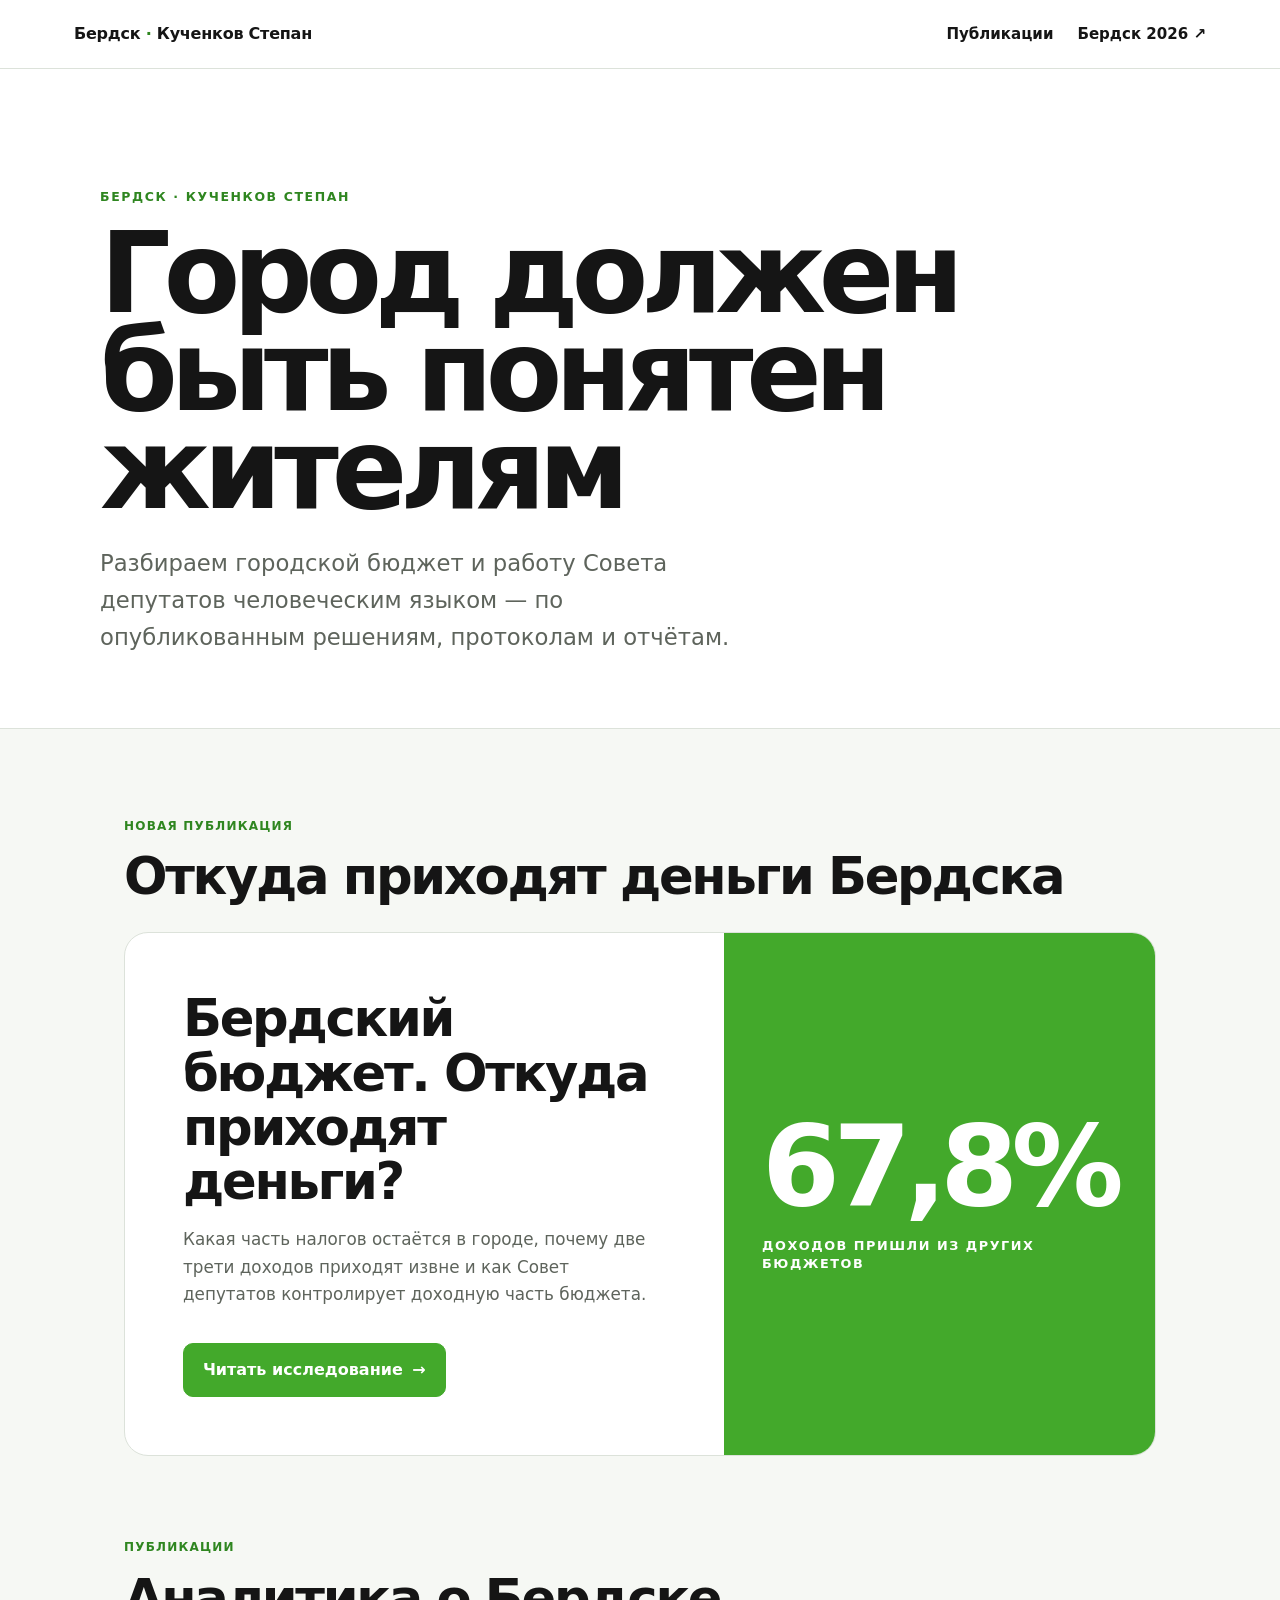
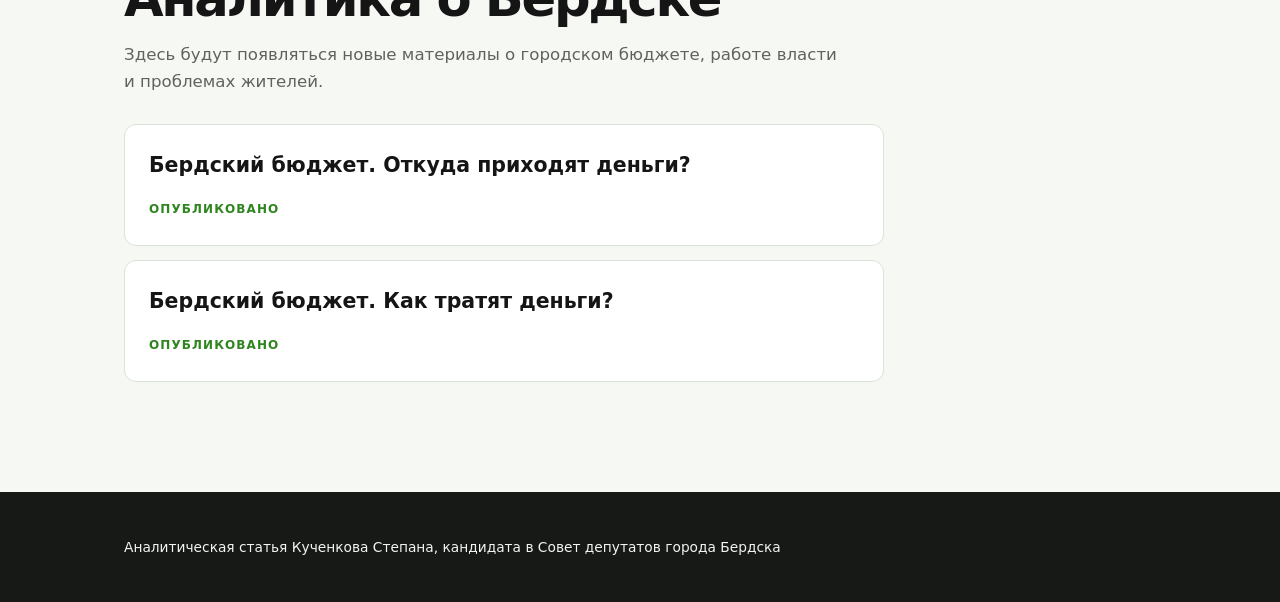
<file: index.html>
<!doctype html>
<html lang="ru">
<head>
  <meta charset="utf-8">
  <meta name="viewport" content="width=device-width,initial-scale=1">
  <title>Бердск — Кученков Степан</title>
  <meta name="description" content="Аналитические статьи Степана Кученкова о бюджете, власти и правах жителей Бердска.">
  <meta name="color-scheme" content="light dark">
  <meta name="theme-color" content="#ffffff" media="(prefers-color-scheme: light)">
  <meta name="theme-color" content="#111311" media="(prefers-color-scheme: dark)">
  <link rel="icon" href="./assets/favicon.svg" type="image/svg+xml">
  <link rel="stylesheet" href="./assets/site.css?v=20260829-1">
</head>
<body>
  <a class="skip-link" href="#content">К содержанию</a>
  <header class="site-header">
    <div class="header-inner">
      <a class="brand" href="./">Бердск <span>·</span> Кученков Степан</a>
      <button class="nav-toggle" data-nav-toggle aria-expanded="false" aria-label="Открыть меню">Меню</button>
      <nav class="site-nav" data-site-nav aria-label="Основная навигация">
        <a href="#series">Публикации</a>
        <a href="https://berdsk2026.ru/">Бердск 2026 <span aria-hidden="true">↗</span></a>
      </nav>
    </div>
  </header>

  <main id="content">
    <section class="home-hero">
      <div class="home-hero-inner">
        <p class="eyebrow">Бердск · Кученков Степан</p>
        <h1>Город должен быть понятен жителям</h1>
        <p class="lede">Разбираем городской бюджет и работу Совета депутатов человеческим языком — по опубликованным решениям, протоколам и отчётам.</p>
      </div>
    </section>

    <div class="home-main">
      <p class="section-kicker">Новая публикация</p>
      <h2>Откуда приходят деньги Бердска</h2>
      <article class="featured-card">
        <div class="featured-copy">
          <h3>Бердский бюджет. Откуда приходят деньги?</h3>
          <p>Какая часть налогов остаётся в городе, почему две трети доходов приходят извне и как Совет депутатов контролирует доходную часть бюджета.</p>
          <a class="button" href="./articles/budget-revenues/">Читать исследование <span aria-hidden="true">→</span></a>
        </div>
        <div class="featured-viz" aria-label="Доля внешних поступлений в доходах Бердска — 67,8 процента">
          <div class="big-number">67,8%<small>доходов пришли из других бюджетов</small></div>
        </div>
      </article>

      <section class="series" id="series">
        <p class="section-kicker">Публикации</p>
        <h2>Аналитика о Бердске</h2>
        <p class="series-note">Здесь будут появляться новые материалы о городском бюджете, работе власти и проблемах жителей.</p>
        <div class="series-grid">
          <a class="series-card series-card-link" href="./articles/budget-revenues/"><strong>Бердский бюджет. Откуда приходят деньги?</strong><span class="status published">Опубликовано</span></a>
          <a class="series-card series-card-link" href="./articles/budget-spendings/"><strong>Бердский бюджет. Как тратят деньги?</strong><span class="status published">Опубликовано</span></a>
        </div>
      </section>
    </div>
  </main>

  <footer class="site-footer"><div class="footer-inner"><p>Аналитическая статья Кученкова Степана, кандидата в Совет депутатов города Бердска</p></div></footer>
  <script src="./assets/site.js?v=20260829-1" defer></script>
</body>
</html>
</file>
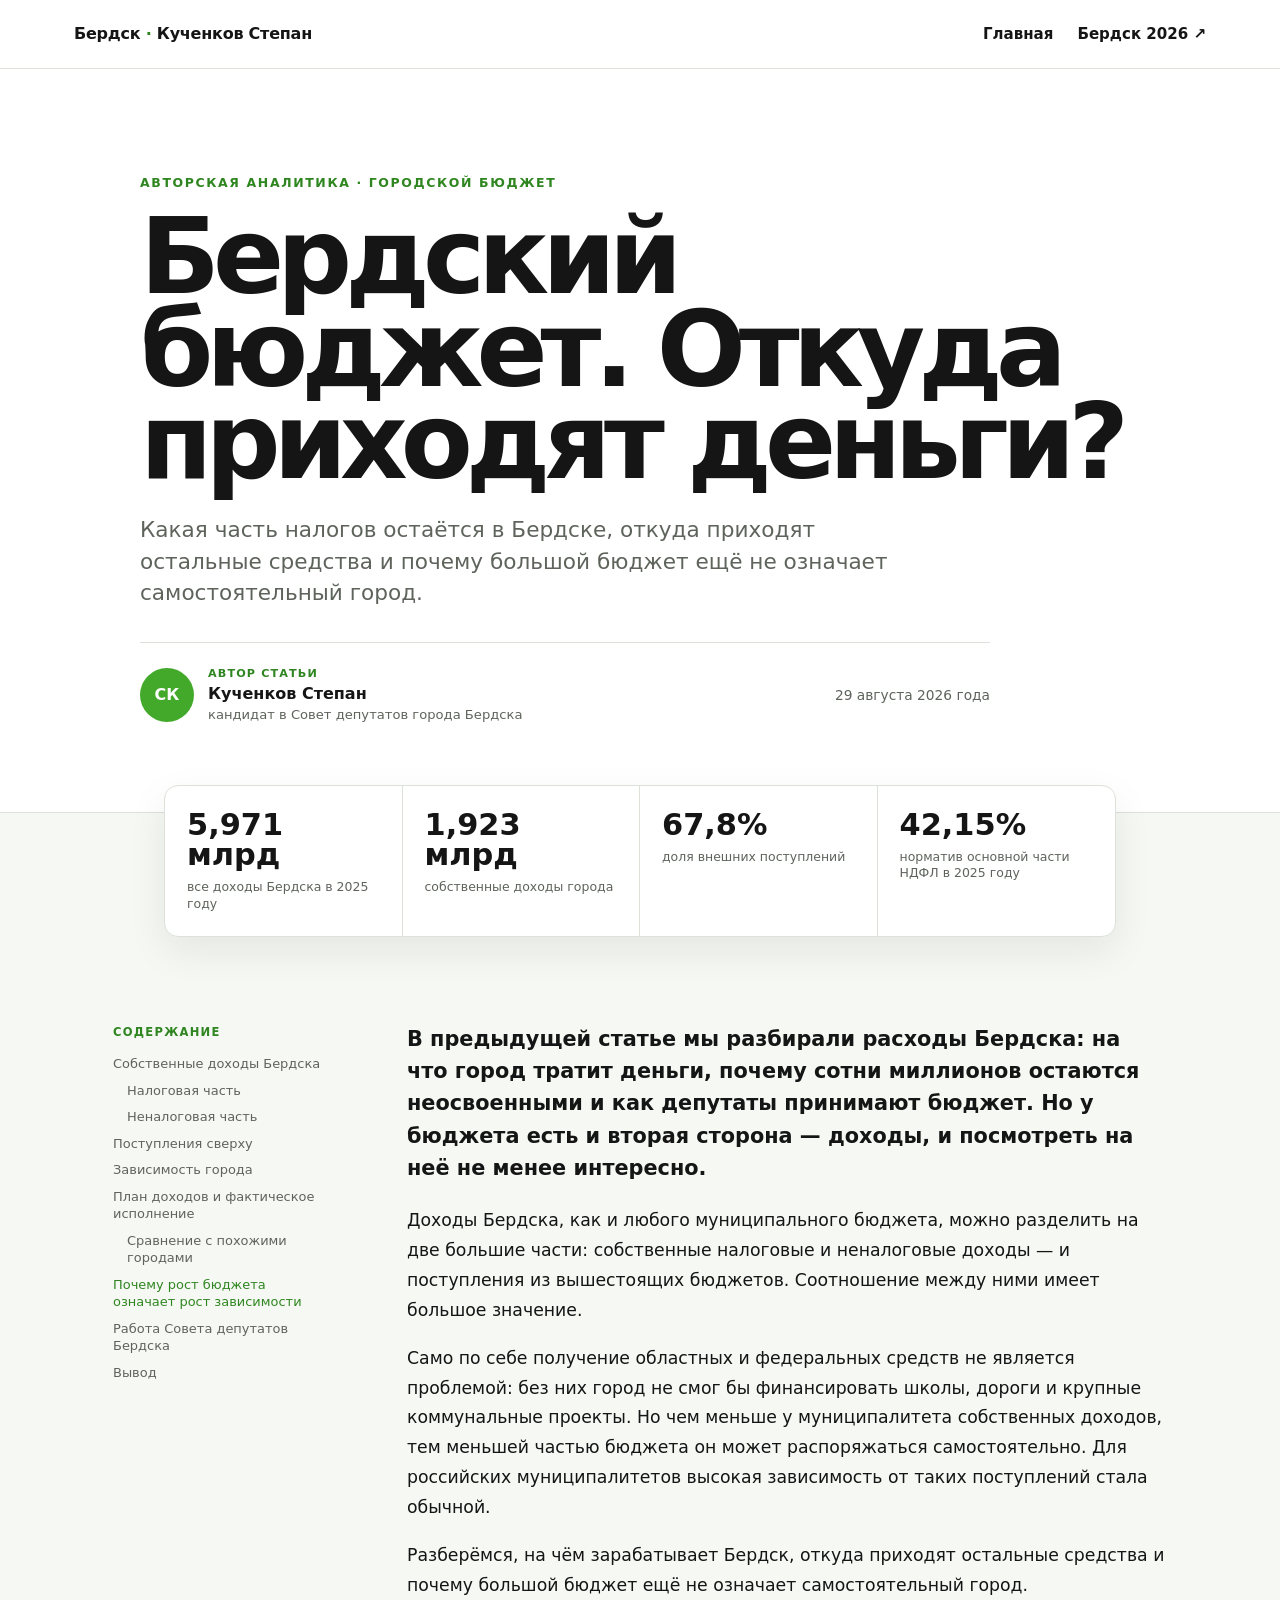
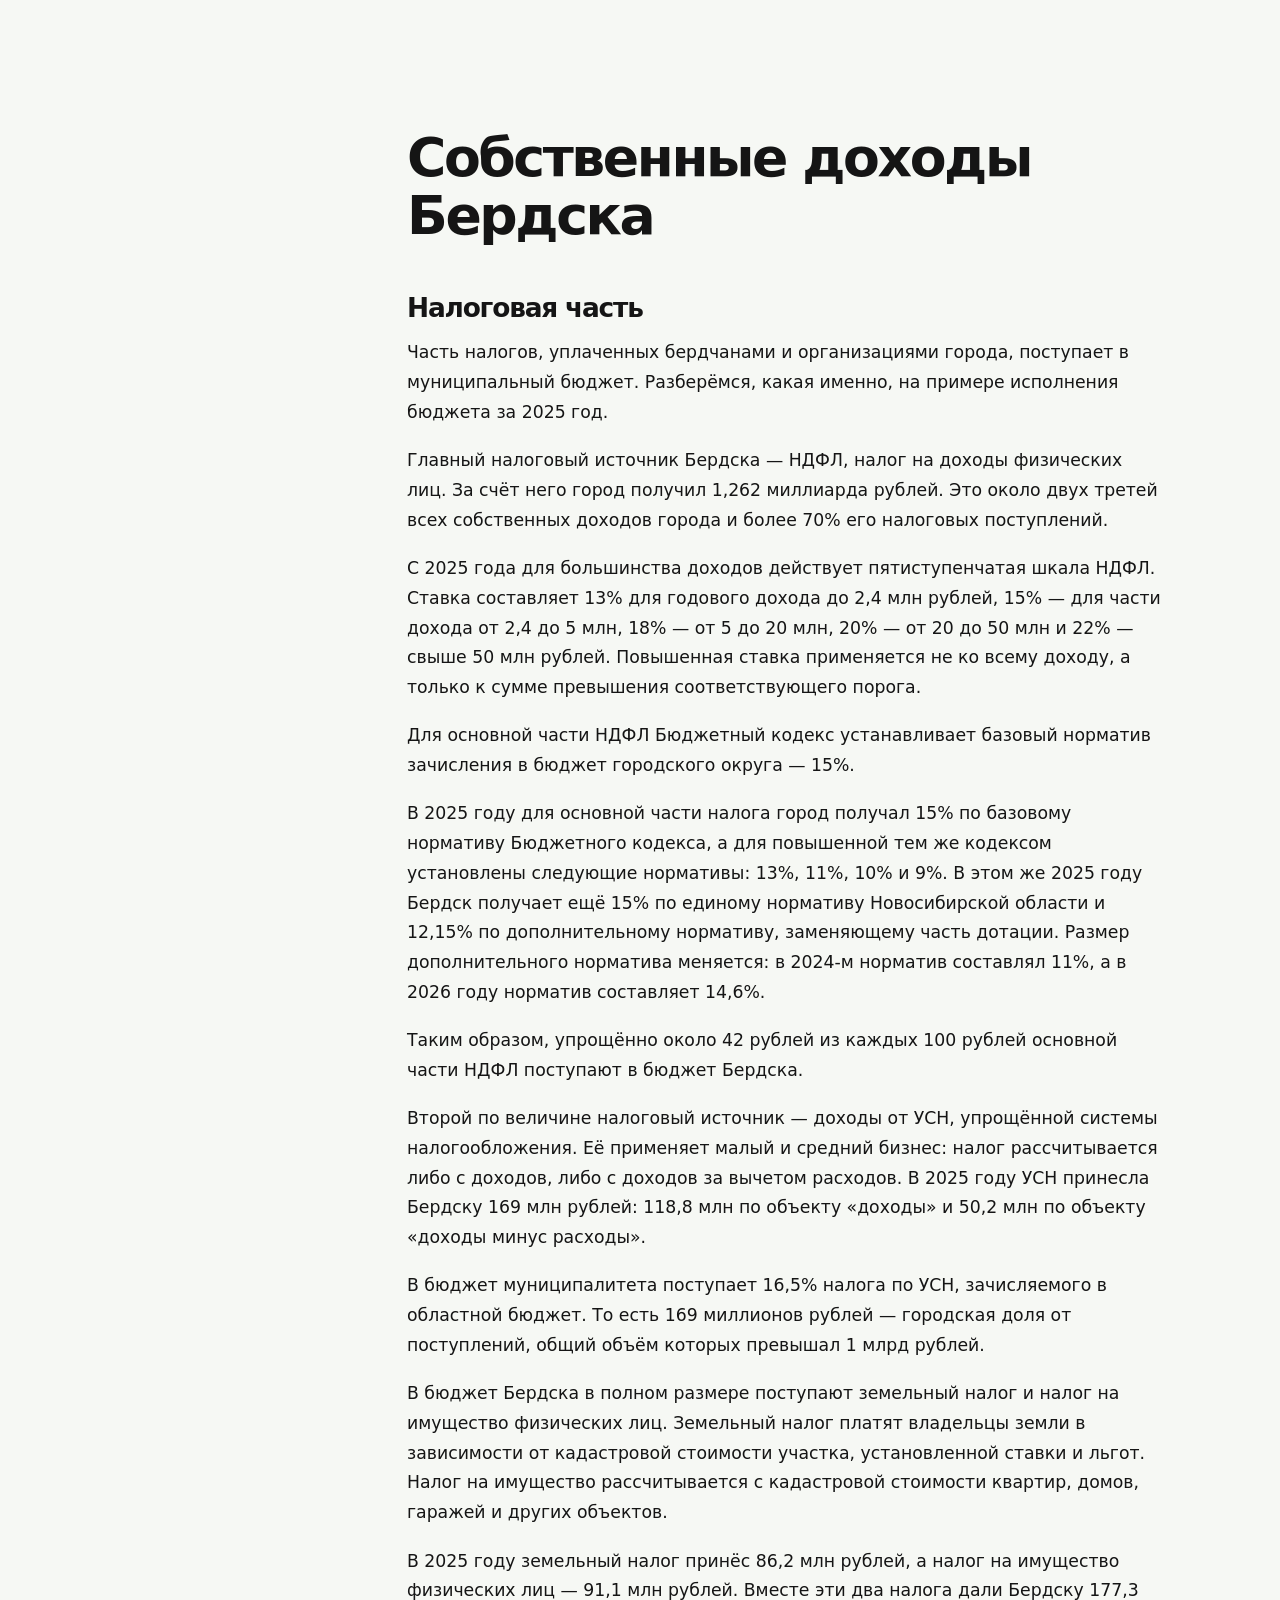
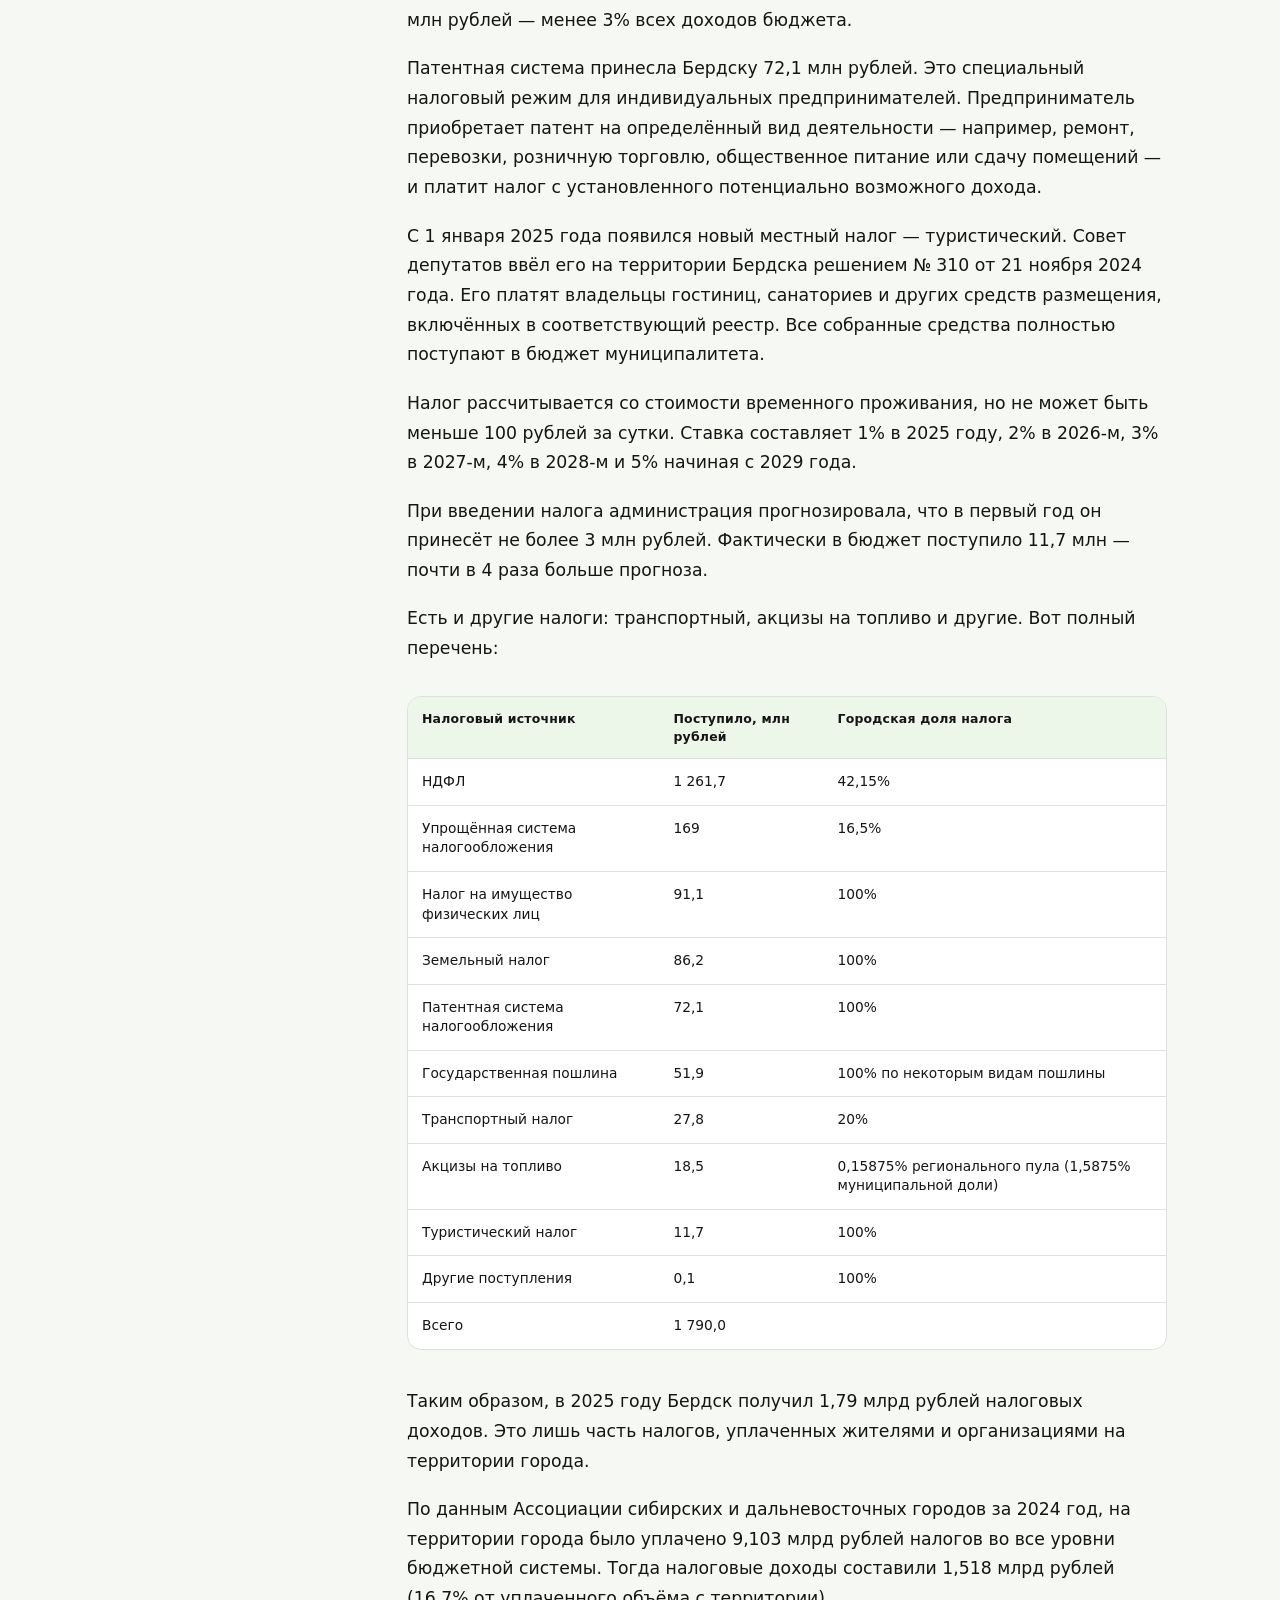
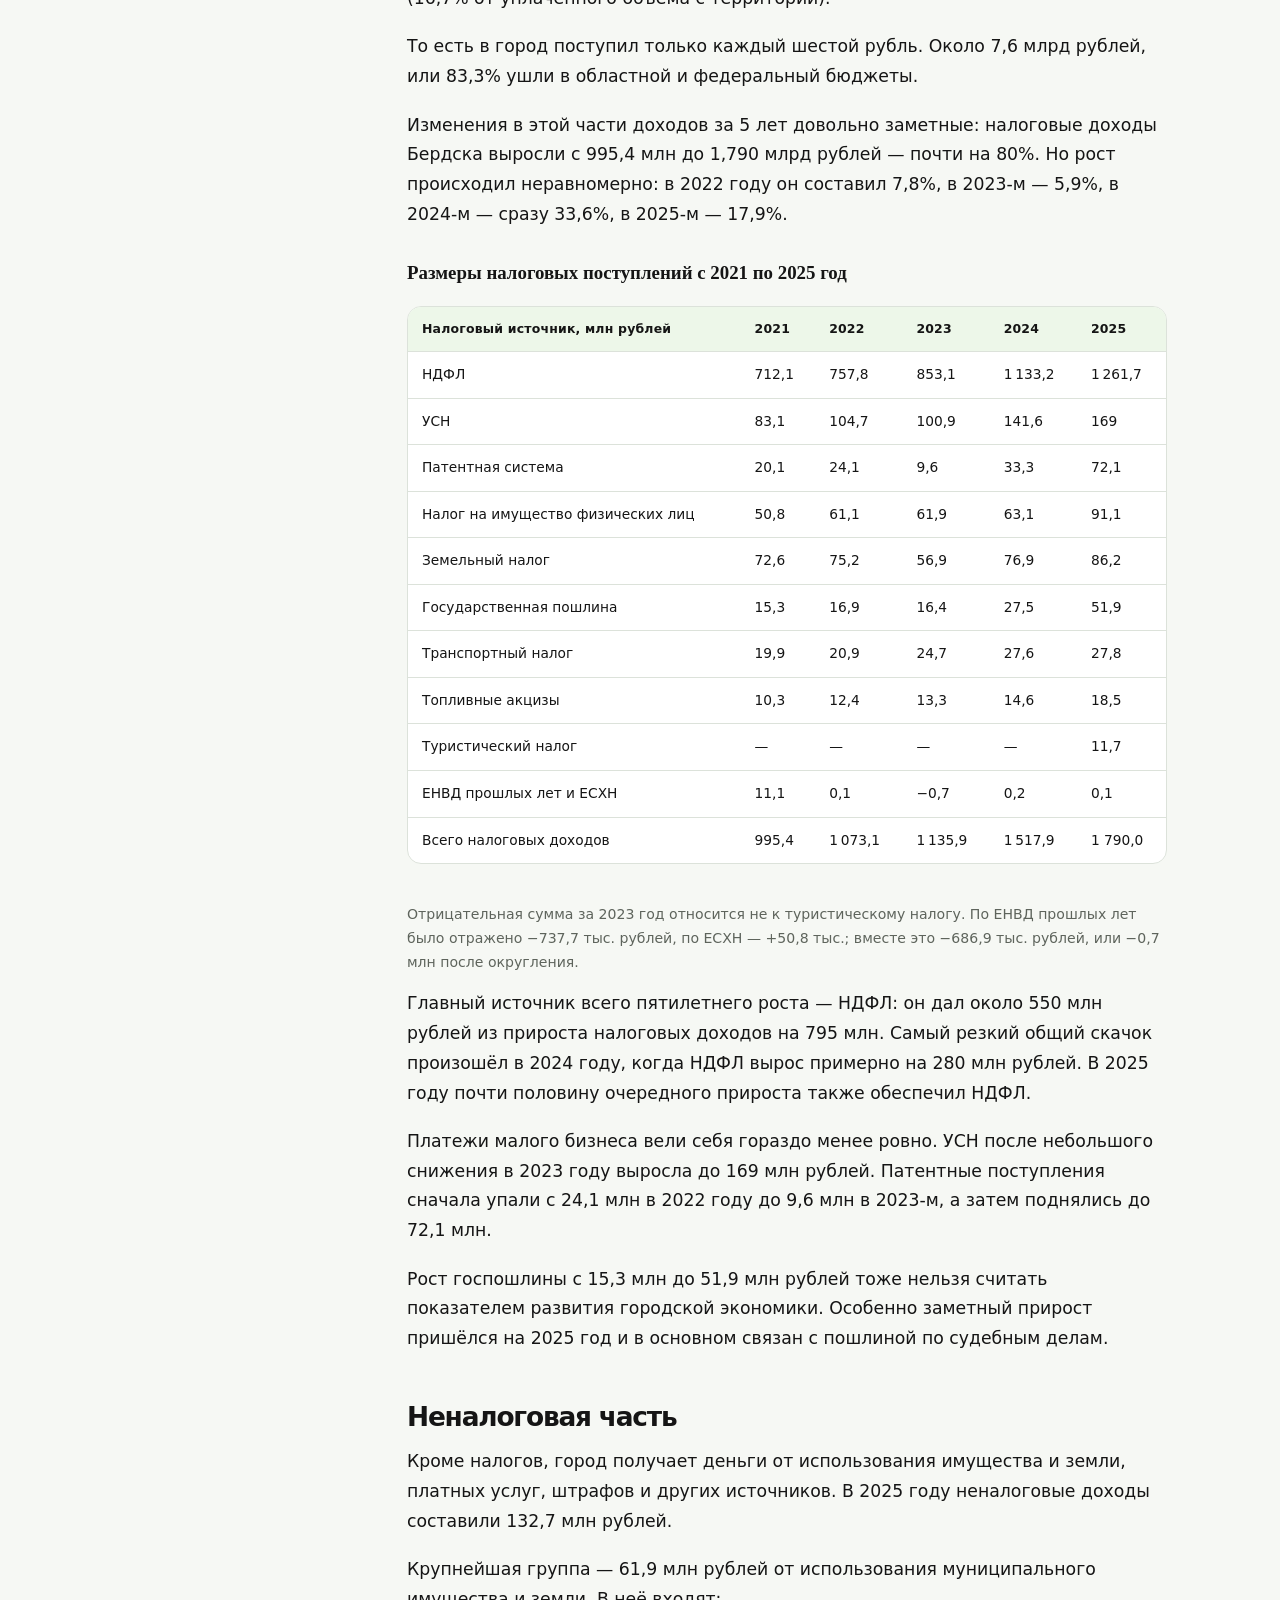
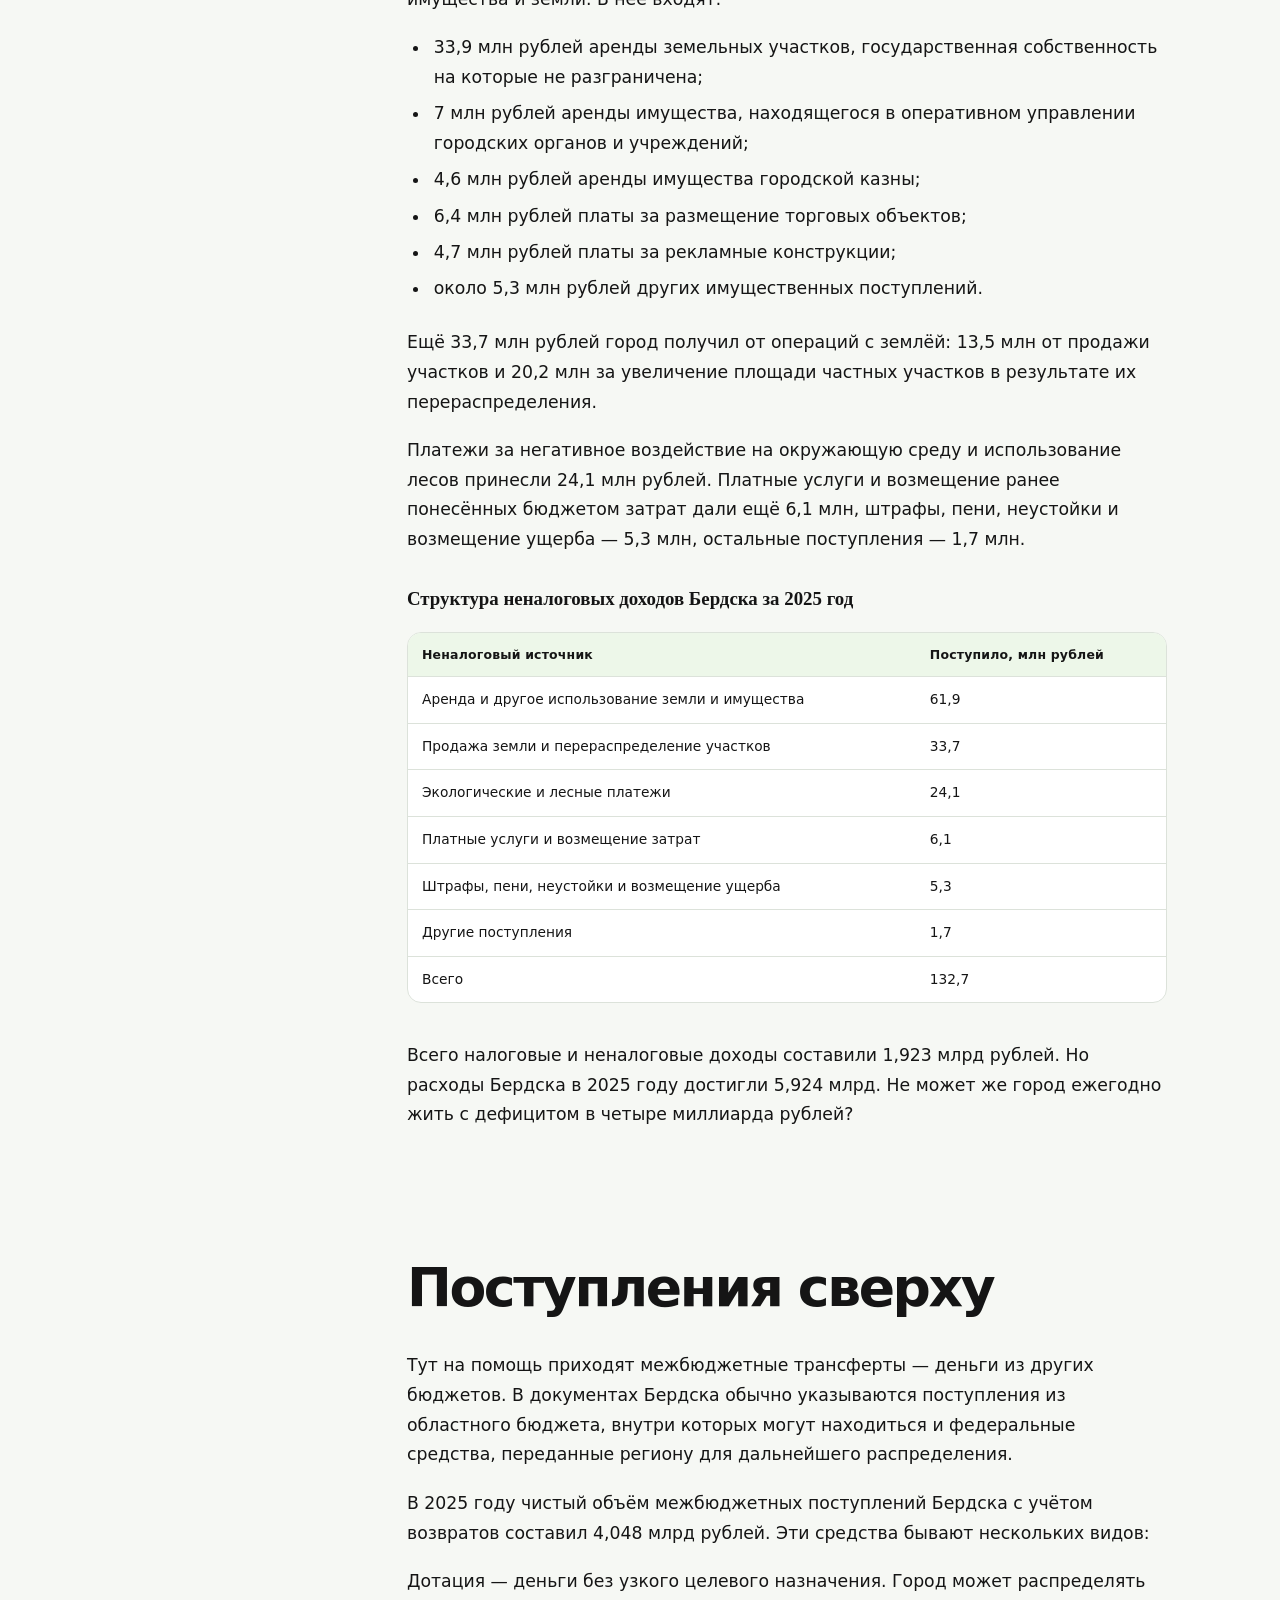
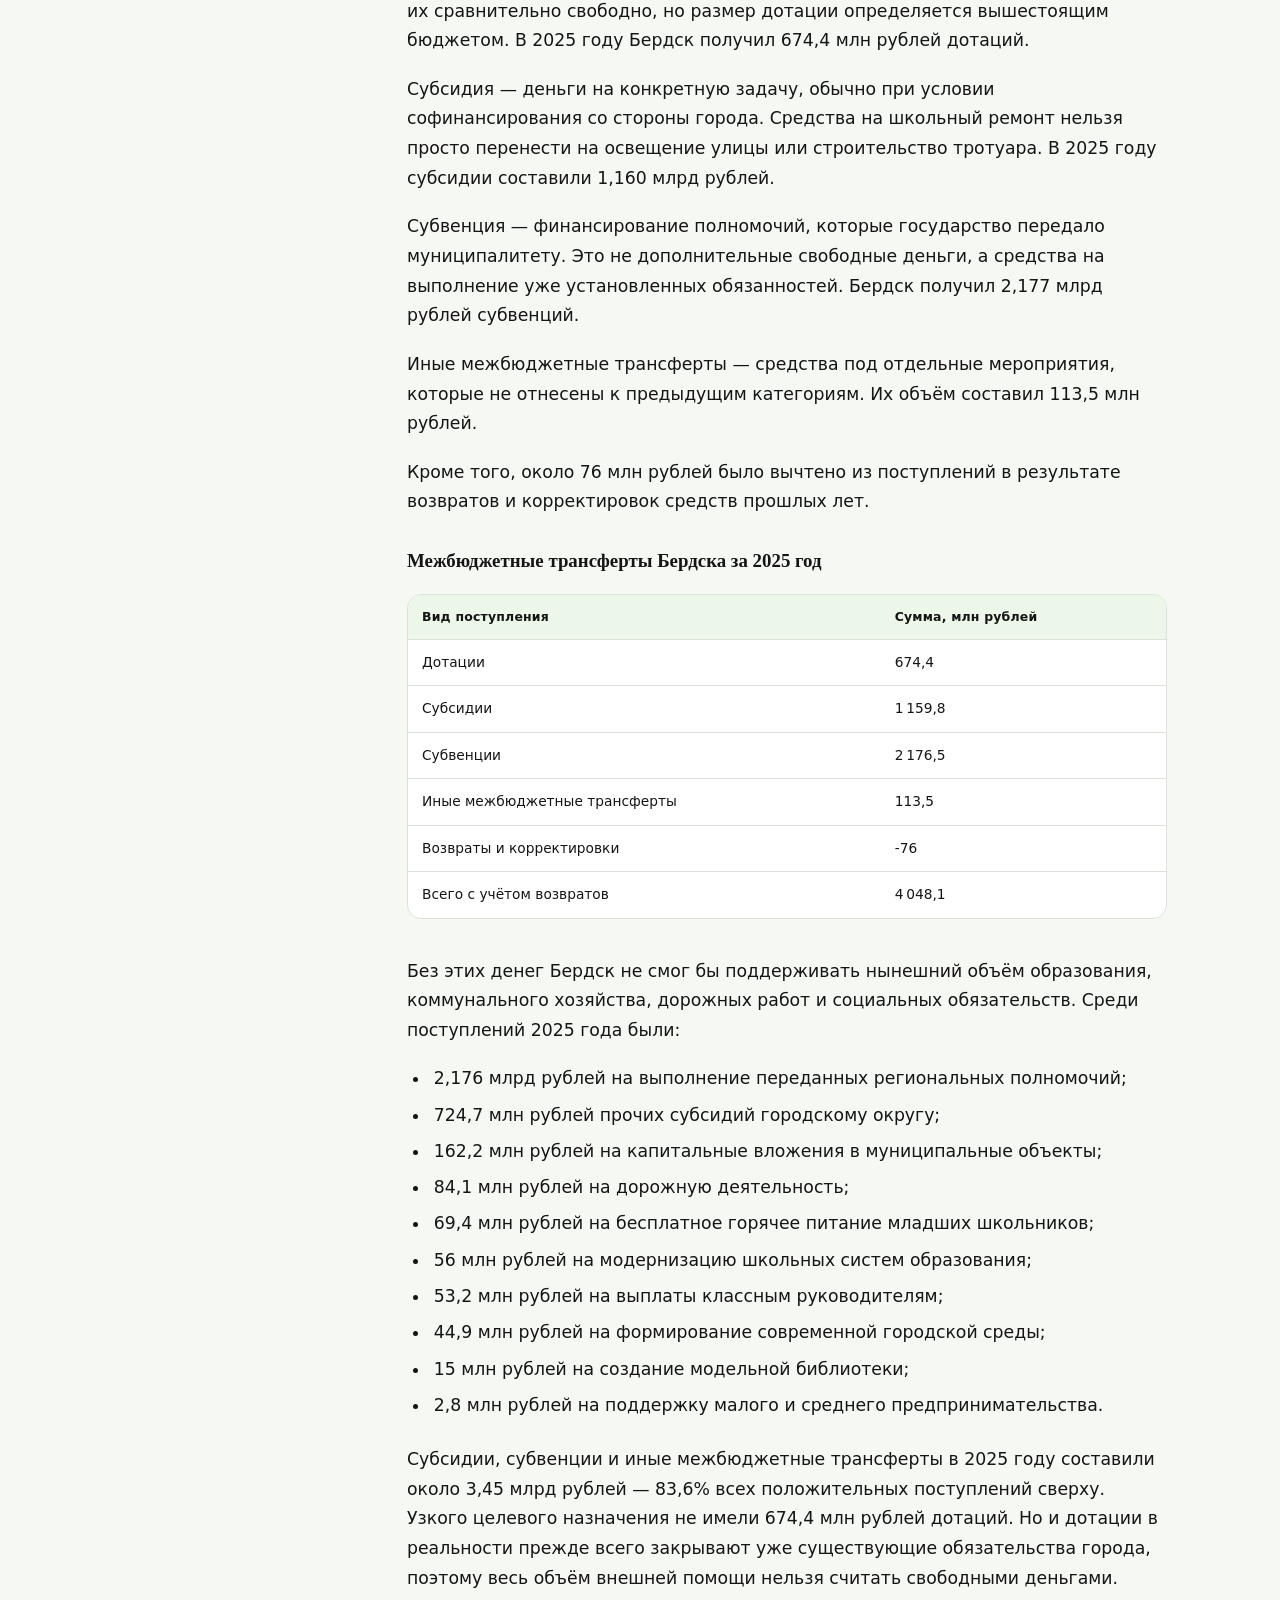
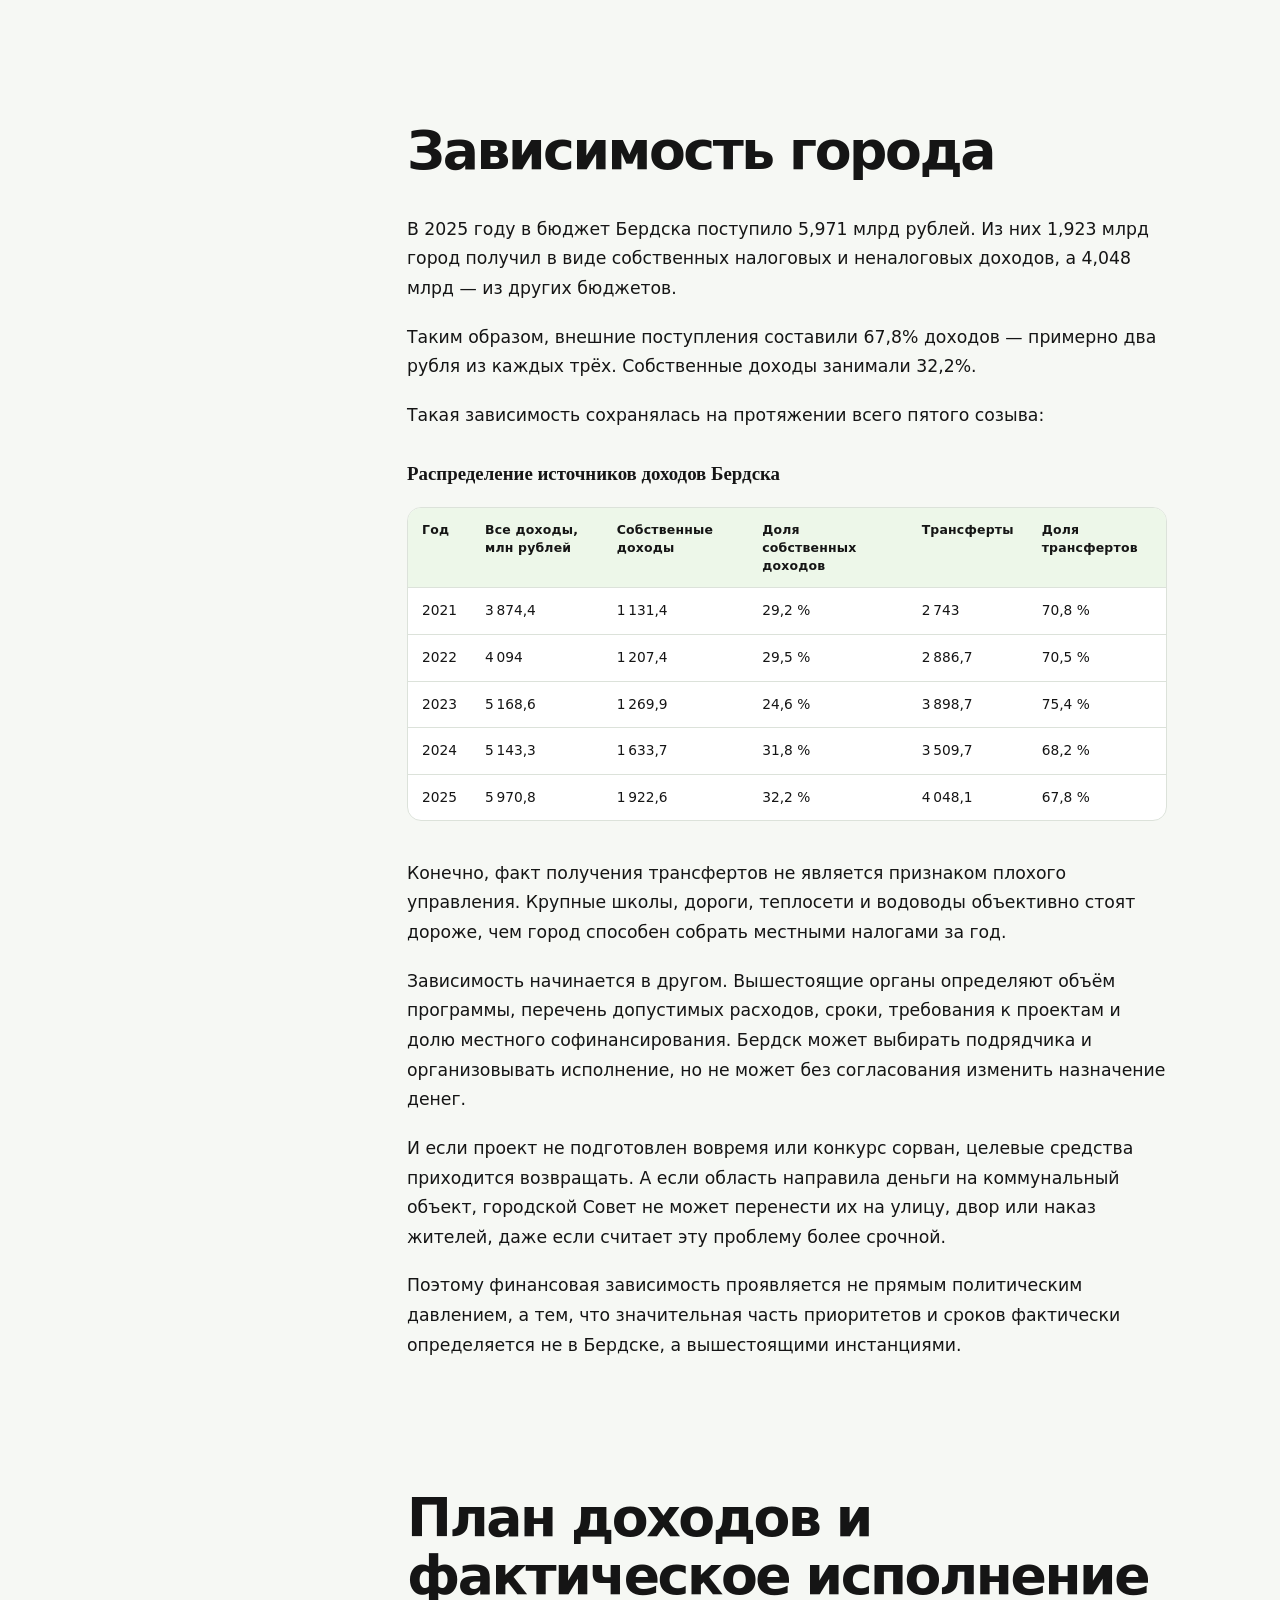
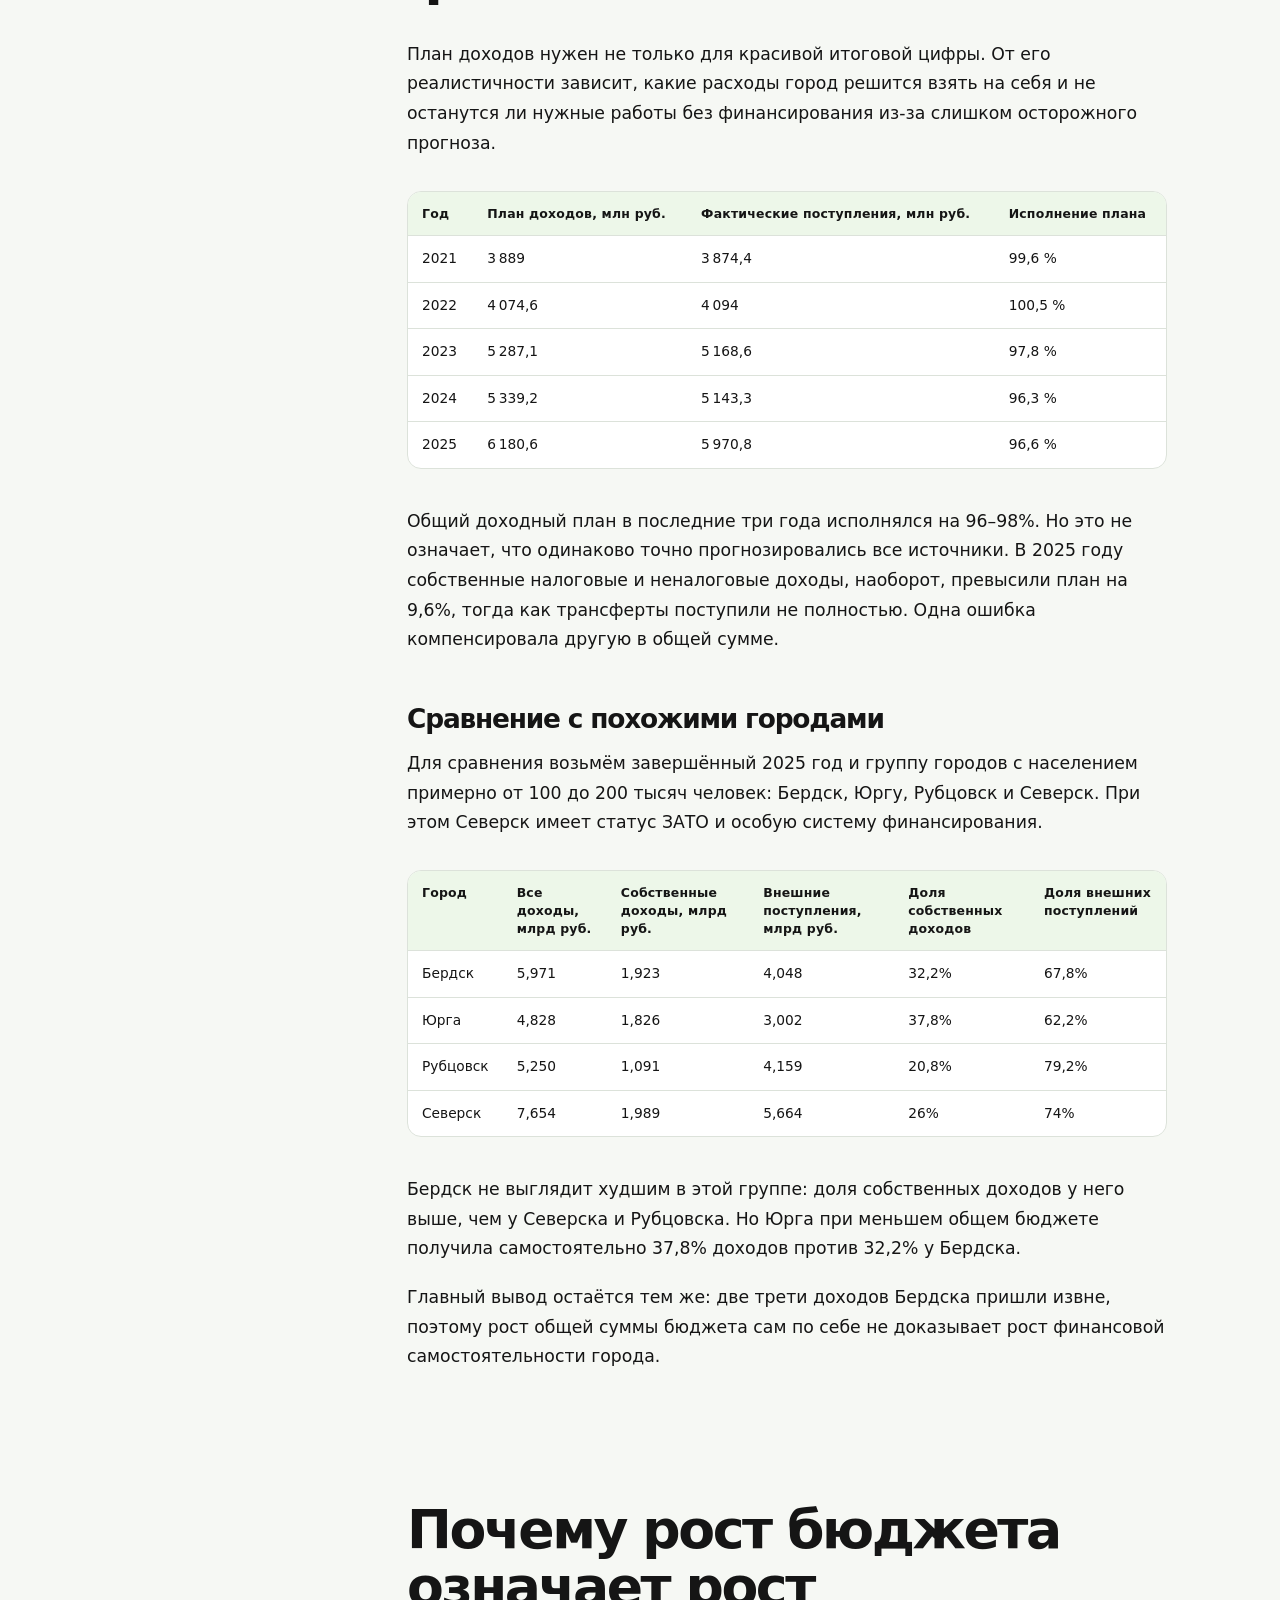
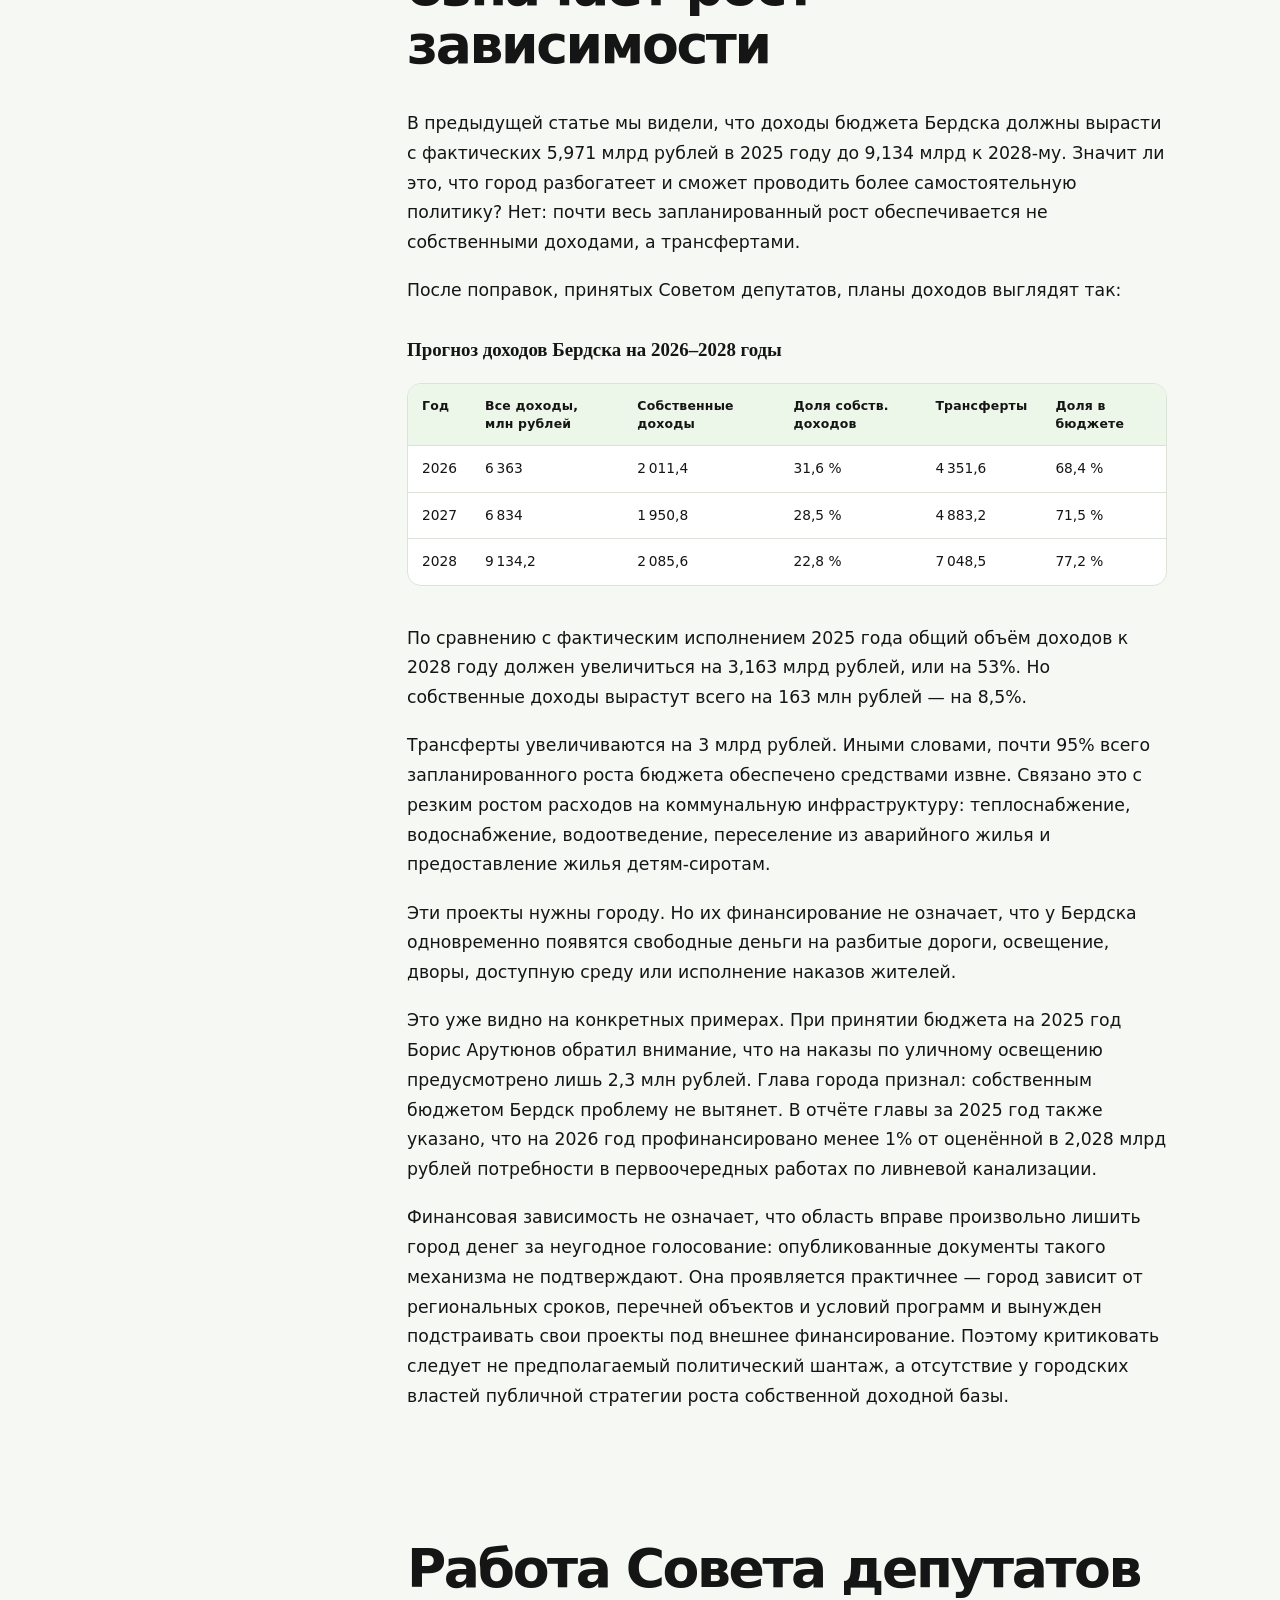
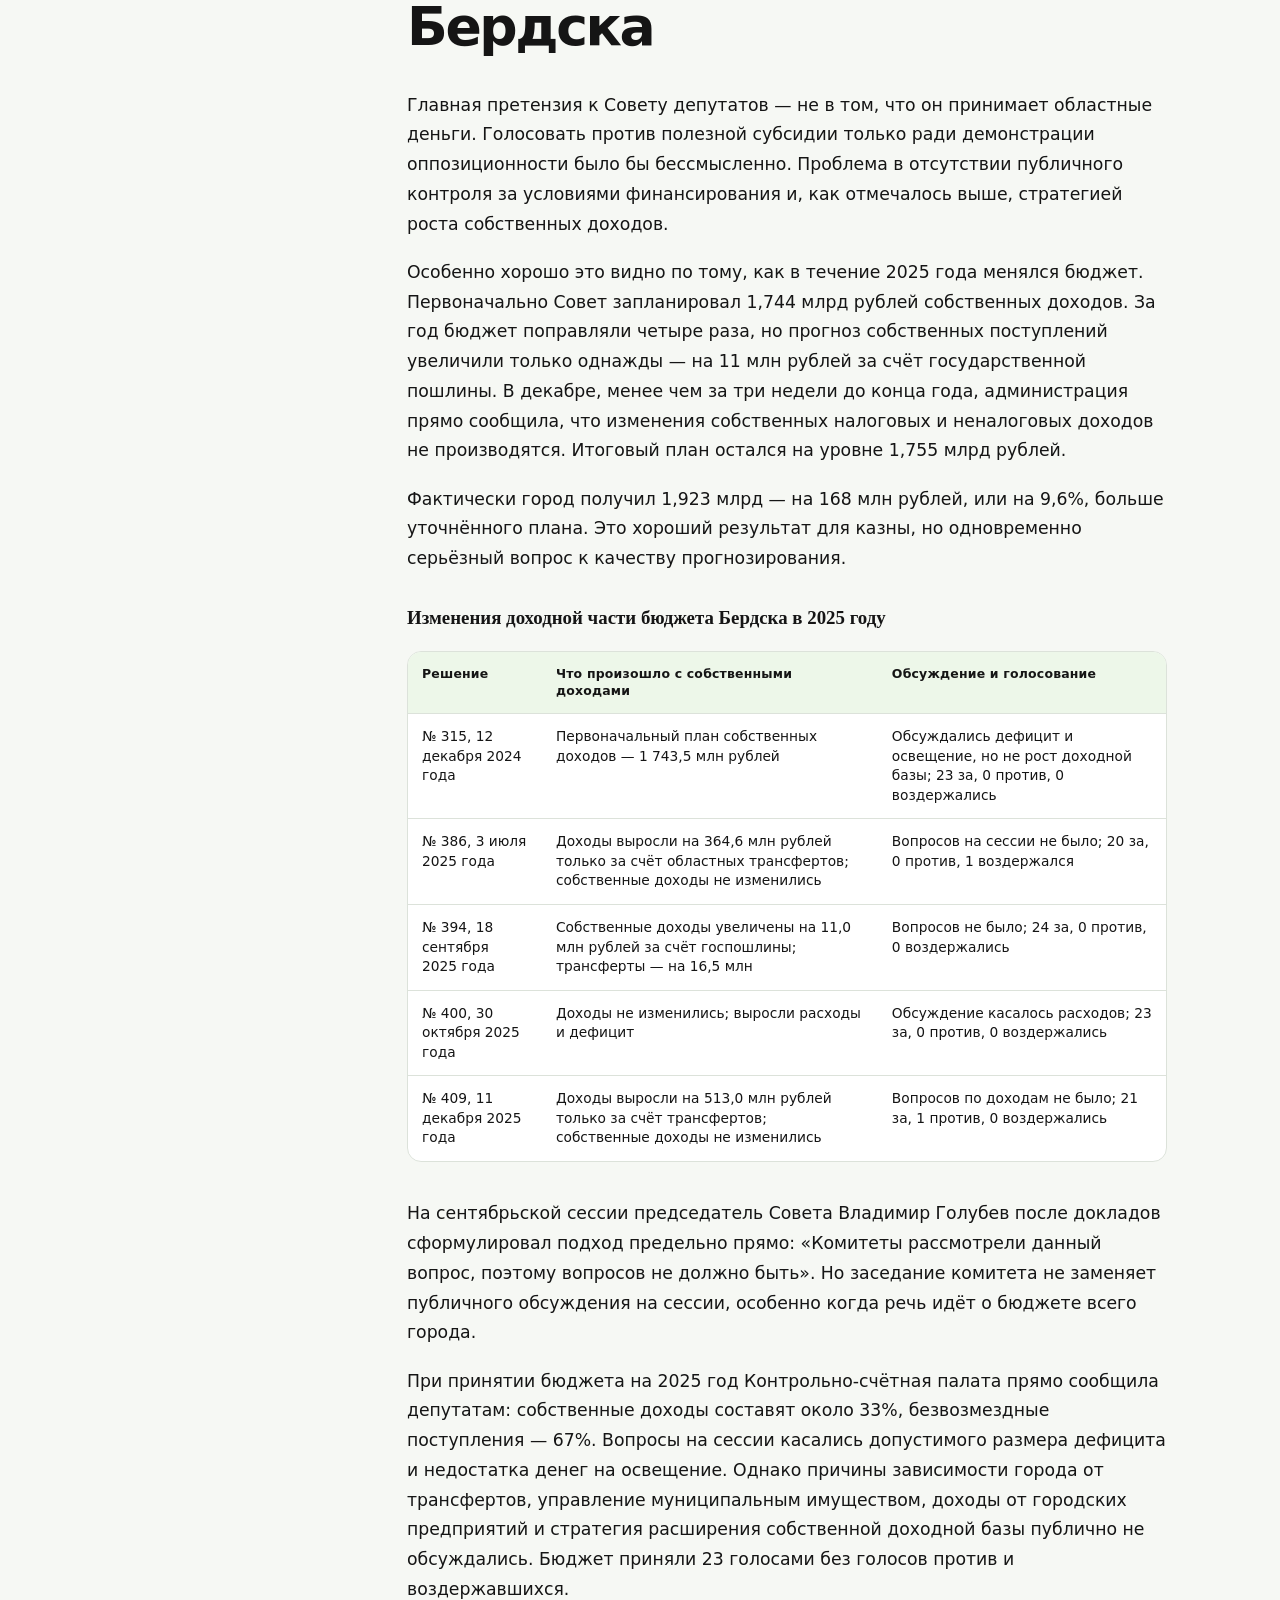
<file: articles/budget-revenues/index.html>
<!doctype html>
<html lang="ru">
<head>
  <meta charset="utf-8">
  <meta name="viewport" content="width=device-width,initial-scale=1">
  <title>Бердский бюджет. Откуда приходят деньги? — Степан Кученков</title>
  <meta name="description" content="Разбор собственных доходов, налогов и трансфертов Бердска, сравнение с другими городами и анализ работы Совета депутатов.">
  <meta name="author" content="Степан Кученков">
  <meta name="color-scheme" content="light dark">
  <meta name="theme-color" content="#ffffff" media="(prefers-color-scheme: light)">
  <meta name="theme-color" content="#111311" media="(prefers-color-scheme: dark)">
  <meta property="og:type" content="article">
  <meta property="og:title" content="Бердский бюджет. Откуда приходят деньги?">
  <meta property="og:description" content="Какая часть налогов остаётся в Бердске и почему большой бюджет не означает финансовую самостоятельность города.">
  <meta property="og:image" content="https://netscapenav.github.io/berdsk/assets/og-budget-revenues.svg">
  <meta property="og:url" content="https://netscapenav.github.io/berdsk/articles/budget-revenues/">
  <link rel="canonical" href="https://netscapenav.github.io/berdsk/articles/budget-revenues/">
  <link rel="icon" href="../../assets/favicon.svg" type="image/svg+xml">
  <link rel="stylesheet" href="../../assets/site.css?v=20260829-1">
  <script type="application/ld+json">{"@context":"https://schema.org","@type":"Article","headline":"Бердский бюджет. Откуда приходят деньги?","datePublished":"2026-08-29","dateModified":"2026-08-29","inLanguage":"ru","author":{"@type":"Person","name":"Степан Кученков"},"publisher":{"@type":"Person","name":"Степан Кученков"}}</script>
</head>
<body>
  <a class="skip-link" href="#article">К статье</a>
  <div class="progress" data-progress aria-hidden="true"></div>
  <header class="site-header">
    <div class="header-inner">
      <a class="brand" href="../../">Бердск <span>·</span> Кученков Степан</a>
      <button class="nav-toggle" data-nav-toggle aria-expanded="false" aria-label="Открыть меню">Меню</button>
      <nav class="site-nav" data-site-nav aria-label="Основная навигация">
        <a href="../../">Главная</a>
        <a href="https://berdsk2026.ru/">Бердск 2026 <span aria-hidden="true">↗</span></a>
      </nav>
    </div>
  </header>

  <main>
    <header class="article-hero">
      <div class="article-hero-inner">
        <p class="eyebrow">Авторская аналитика · городской бюджет</p>
        <h1>Бердский бюджет. Откуда приходят деньги?</h1>
        <p class="article-deck">Какая часть налогов остаётся в Бердске, откуда приходят остальные средства и почему большой бюджет ещё не означает самостоятельный город.</p>
        <div class="author-card">
          <span class="author-mark" aria-hidden="true">СК</span>
          <span class="author-details"><small>Автор статьи</small><strong>Кученков Степан</strong><span>кандидат в Совет депутатов города Бердска</span></span>
          <time datetime="2026-08-29">29 августа 2026 года</time>
        </div>
      </div>
    </header>

    <div class="stat-strip" aria-label="Ключевые показатели">
      <div class="stats">
        <div class="stat"><b>5,971 млрд</b><span>все доходы Бердска в 2025 году</span></div>
        <div class="stat"><b>1,923 млрд</b><span>собственные доходы города</span></div>
        <div class="stat"><b>67,8%</b><span>доля внешних поступлений</span></div>
        <div class="stat"><b>42,15%</b><span>норматив основной части НДФЛ в 2025 году</span></div>
      </div>
    </div>

    <div class="article-layout">
      <aside class="toc" aria-label="Содержание статьи"><p class="toc-title">Содержание</p><ol data-toc></ol></aside>
      <article class="article-body" id="article">
<p>В предыдущей статье мы разбирали расходы Бердска: на что город тратит деньги, почему сотни миллионов остаются неосвоенными и как депутаты принимают бюджет. Но у бюджета есть и вторая сторона — доходы, и посмотреть на неё не менее интересно.</p>
<p>Доходы Бердска, как и любого муниципального бюджета, можно разделить на две большие части: собственные налоговые и неналоговые доходы — и поступления из вышестоящих бюджетов. Соотношение между ними имеет большое значение.</p>
<p>Само по себе получение областных и федеральных средств не является проблемой: без них город не смог бы финансировать школы, дороги и крупные коммунальные проекты. Но чем меньше у муниципалитета собственных доходов, тем меньшей частью бюджета он может распоряжаться самостоятельно. Для российских муниципалитетов высокая зависимость от таких поступлений стала обычной.</p>
<p>Разберёмся, на чём зарабатывает Бердск, откуда приходят остальные средства и почему большой бюджет ещё не означает самостоятельный город.</p>
<h2 id="sobstvennye-dohody-berdska">Собственные доходы Бердска</h2>
<h3 id="nalogovaya-chast">Налоговая часть</h3>
<p>Часть налогов, уплаченных бердчанами и организациями города, поступает в муниципальный бюджет. Разберёмся, какая именно, на примере исполнения бюджета за 2025 год.</p>
<p>Главный налоговый источник Бердска — НДФЛ, налог на доходы физических лиц. За счёт него город получил 1,262 миллиарда рублей. Это около двух третей всех собственных доходов города и более 70% его налоговых поступлений.</p>
<p>С 2025 года для большинства доходов действует пятиступенчатая шкала НДФЛ. Ставка составляет 13% для годового дохода до 2,4 млн рублей, 15% — для части дохода от 2,4 до 5 млн, 18% — от 5 до 20 млн, 20% — от 20 до 50 млн и 22% — свыше 50 млн рублей. Повышенная ставка применяется не ко всему доходу, а только к сумме превышения соответствующего порога.</p>
<p>Для основной части НДФЛ Бюджетный кодекс устанавливает базовый норматив зачисления в бюджет городского округа — 15%.</p>
<p>В 2025 году для основной части налога город получал 15% по базовому нормативу Бюджетного кодекса, а для повышенной тем же кодексом установлены следующие нормативы: 13%, 11%, 10% и 9%. В этом же 2025 году Бердск получает ещё 15% по единому нормативу Новосибирской области и 12,15% по дополнительному нормативу, заменяющему часть дотации. Размер дополнительного норматива меняется: в 2024-м норматив составлял 11%, а в 2026 году норматив составляет 14,6%.</p>
<p>Таким образом, упрощённо около 42 рублей из каждых 100 рублей основной части НДФЛ поступают в бюджет Бердска.</p>
<p>Второй по величине налоговый источник — доходы от УСН, упрощённой системы налогообложения. Её применяет малый и средний бизнес: налог рассчитывается либо с доходов, либо с доходов за вычетом расходов. В 2025 году УСН принесла Бердску 169 млн рублей: 118,8 млн по объекту «доходы» и 50,2 млн по объекту «доходы минус расходы».</p>
<p>В бюджет муниципалитета поступает 16,5% налога по УСН, зачисляемого в областной бюджет. То есть 169 миллионов рублей — городская доля от поступлений, общий объём которых превышал 1 млрд рублей.</p>
<p>В бюджет Бердска в полном размере поступают земельный налог и налог на имущество физических лиц. Земельный налог платят владельцы земли в зависимости от кадастровой стоимости участка, установленной ставки и льгот. Налог на имущество рассчитывается с кадастровой стоимости квартир, домов, гаражей и других объектов.</p>
<p>В 2025 году земельный налог принёс 86,2 млн рублей, а налог на имущество физических лиц — 91,1 млн рублей. Вместе эти два налога дали Бердску 177,3 млн рублей — менее 3% всех доходов бюджета.</p>
<p>Патентная система принесла Бердску 72,1 млн рублей. Это специальный налоговый режим для индивидуальных предпринимателей. Предприниматель приобретает патент на определённый вид деятельности — например, ремонт, перевозки, розничную торговлю, общественное питание или сдачу помещений — и платит налог с установленного потенциально возможного дохода.</p>
<p>С 1 января 2025 года появился новый местный налог — туристический. Совет депутатов ввёл его на территории Бердска решением № 310 от 21 ноября 2024 года. Его платят владельцы гостиниц, санаториев и других средств размещения, включённых в соответствующий реестр. Все собранные средства полностью поступают в бюджет муниципалитета.</p>
<p>Налог рассчитывается со стоимости временного проживания, но не может быть меньше 100 рублей за сутки. Ставка составляет 1% в 2025 году, 2% в 2026-м, 3% в 2027-м, 4% в 2028-м и 5% начиная с 2029 года.</p>
<p>При введении налога администрация прогнозировала, что в первый год он принесёт не более 3 млн рублей. Фактически в бюджет поступило 11,7 млн — почти в 4 раза больше прогноза.</p>
<p>Есть и другие налоги: транспортный, акцизы на топливо и другие. Вот полный перечень:</p>
<div class="table-block"><div class="table-wrap" tabindex="0" role="region" aria-label="Таблица с бюджетными данными"><table><thead><tr><th scope="col">Налоговый источник</th><th scope="col">Поступило, млн рублей</th><th scope="col">Городская доля налога</th></tr></thead><tbody><tr><td>НДФЛ</td><td>1 261,7</td><td>42,15%</td></tr><tr><td>Упрощённая система налогообложения</td><td>169</td><td>16,5%</td></tr><tr><td>Налог на имущество физических лиц</td><td>91,1</td><td>100%</td></tr><tr><td>Земельный налог</td><td>86,2</td><td>100%</td></tr><tr><td>Патентная система налогообложения</td><td>72,1</td><td>100%</td></tr><tr><td>Государственная пошлина</td><td>51,9</td><td>100% по некоторым видам пошлины</td></tr><tr><td>Транспортный налог</td><td>27,8</td><td>20%</td></tr><tr><td>Акцизы на топливо</td><td>18,5</td><td>0,15875% регионального пула (1,5875% муниципальной доли)</td></tr><tr><td>Туристический налог</td><td>11,7</td><td>100%</td></tr><tr><td>Другие поступления</td><td>0,1</td><td>100%</td></tr><tr><td>Всего</td><td>1 790,0</td><td></td></tr></tbody></table></div></div>
<p>Таким образом, в 2025 году Бердск получил 1,79 млрд рублей налоговых доходов. Это лишь часть налогов, уплаченных жителями и организациями на территории города.</p>
<p>По данным Ассоциации сибирских и дальневосточных городов за 2024 год, на территории города было уплачено 9,103 млрд рублей налогов во все уровни бюджетной системы. Тогда налоговые доходы составили 1,518 млрд рублей (16,7% от уплаченного объёма с территории).</p>
<p>То есть в город поступил только каждый шестой рубль. Около 7,6 млрд рублей, или 83,3% ушли в областной и федеральный бюджеты.</p>
<p>Изменения в этой части доходов за 5 лет довольно заметные: налоговые доходы Бердска выросли с 995,4 млн до 1,790 млрд рублей — почти на 80%. Но рост происходил неравномерно: в 2022 году он составил 7,8%, в 2023-м — 5,9%, в 2024-м — сразу 33,6%, в 2025-м — 17,9%.</p>
<div class="table-block"><p class="table-caption">Размеры налоговых поступлений с 2021 по 2025 год</p><div class="table-wrap" tabindex="0" role="region" aria-label="Таблица с бюджетными данными"><table><thead><tr><th scope="col">Налоговый источник, млн рублей</th><th scope="col">2021</th><th scope="col">2022</th><th scope="col">2023</th><th scope="col">2024</th><th scope="col">2025</th></tr></thead><tbody><tr><td>НДФЛ</td><td>712,1</td><td>757,8</td><td>853,1</td><td>1 133,2</td><td>1 261,7</td></tr><tr><td>УСН</td><td>83,1</td><td>104,7</td><td>100,9</td><td>141,6</td><td>169</td></tr><tr><td>Патентная система</td><td>20,1</td><td>24,1</td><td>9,6</td><td>33,3</td><td>72,1</td></tr><tr><td>Налог на имущество физических лиц</td><td>50,8</td><td>61,1</td><td>61,9</td><td>63,1</td><td>91,1</td></tr><tr><td>Земельный налог</td><td>72,6</td><td>75,2</td><td>56,9</td><td>76,9</td><td>86,2</td></tr><tr><td>Государственная пошлина</td><td>15,3</td><td>16,9</td><td>16,4</td><td>27,5</td><td>51,9</td></tr><tr><td>Транспортный налог</td><td>19,9</td><td>20,9</td><td>24,7</td><td>27,6</td><td>27,8</td></tr><tr><td>Топливные акцизы</td><td>10,3</td><td>12,4</td><td>13,3</td><td>14,6</td><td>18,5</td></tr><tr><td>Туристический налог</td><td>—</td><td>—</td><td>—</td><td>—</td><td>11,7</td></tr><tr><td>ЕНВД прошлых лет и ЕСХН</td><td>11,1</td><td>0,1</td><td>−0,7</td><td>0,2</td><td>0,1</td></tr><tr><td>Всего налоговых доходов</td><td>995,4</td><td>1 073,1</td><td>1 135,9</td><td>1 517,9</td><td>1 790,0</td></tr></tbody></table></div></div><p class="table-note">Отрицательная сумма за 2023 год относится не к туристическому налогу. По ЕНВД прошлых лет было отражено −737,7 тыс. рублей, по ЕСХН — +50,8 тыс.; вместе это −686,9 тыс. рублей, или −0,7 млн после округления.</p>
<p>Главный источник всего пятилетнего роста — НДФЛ: он дал около 550 млн рублей из прироста налоговых доходов на 795 млн. Самый резкий общий скачок произошёл в 2024 году, когда НДФЛ вырос примерно на 280 млн рублей. В 2025 году почти половину очередного прироста также обеспечил НДФЛ.</p>
<p>Платежи малого бизнеса вели себя гораздо менее ровно. УСН после небольшого снижения в 2023 году выросла до 169 млн рублей. Патентные поступления сначала упали с 24,1 млн в 2022 году до 9,6 млн в 2023-м, а затем поднялись до 72,1 млн.</p>
<p>Рост госпошлины с 15,3 млн до 51,9 млн рублей тоже нельзя считать показателем развития городской экономики. Особенно заметный прирост пришёлся на 2025 год и в основном связан с пошлиной по судебным делам.</p>
<h3 id="nenalogovaya-chast">Неналоговая часть</h3>
<p>Кроме налогов, город получает деньги от использования имущества и земли, платных услуг, штрафов и других источников. В 2025 году неналоговые доходы составили 132,7 млн рублей.</p>
<p>Крупнейшая группа — 61,9 млн рублей от использования муниципального имущества и земли. В неё входят:</p>
<ul class="compact-list">
<li>33,9 млн рублей аренды земельных участков, государственная собственность на которые не разграничена;</li>
<li>7 млн рублей аренды имущества, находящегося в оперативном управлении городских органов и учреждений;</li>
<li>4,6 млн рублей аренды имущества городской казны;</li>
<li>6,4 млн рублей платы за размещение торговых объектов;</li>
<li>4,7 млн рублей платы за рекламные конструкции;</li>
<li>около 5,3 млн рублей других имущественных поступлений.</li>
</ul>
<p>Ещё 33,7 млн рублей город получил от операций с землёй: 13,5 млн от продажи участков и 20,2 млн за увеличение площади частных участков в результате их перераспределения.</p>
<p>Платежи за негативное воздействие на окружающую среду и использование лесов принесли 24,1 млн рублей. Платные услуги и возмещение ранее понесённых бюджетом затрат дали ещё 6,1 млн, штрафы, пени, неустойки и возмещение ущерба — 5,3 млн, остальные поступления — 1,7 млн.</p>
<div class="table-block"><p class="table-caption">Структура неналоговых доходов Бердска за 2025 год</p><div class="table-wrap" tabindex="0" role="region" aria-label="Таблица с бюджетными данными"><table><thead><tr><th scope="col">Неналоговый источник</th><th scope="col">Поступило, млн рублей</th></tr></thead><tbody><tr><td>Аренда и другое использование земли и имущества</td><td>61,9</td></tr><tr><td>Продажа земли и перераспределение участков</td><td>33,7</td></tr><tr><td>Экологические и лесные платежи</td><td>24,1</td></tr><tr><td>Платные услуги и возмещение затрат</td><td>6,1</td></tr><tr><td>Штрафы, пени, неустойки и возмещение ущерба</td><td>5,3</td></tr><tr><td>Другие поступления</td><td>1,7</td></tr><tr><td>Всего</td><td>132,7</td></tr></tbody></table></div></div>
<p>Всего налоговые и неналоговые доходы составили 1,923 млрд рублей. Но расходы Бердска в 2025 году достигли 5,924 млрд. Не может же город ежегодно жить с дефицитом в четыре миллиарда рублей?</p>
<h2 id="postupleniya-sverhu">Поступления сверху</h2>
<p>Тут на помощь приходят межбюджетные трансферты — деньги из других бюджетов. В документах Бердска обычно указываются поступления из областного бюджета, внутри которых могут находиться и федеральные средства, переданные региону для дальнейшего распределения.</p>
<p>В 2025 году чистый объём межбюджетных поступлений Бердска с учётом возвратов составил 4,048 млрд рублей. Эти средства бывают нескольких видов:</p>
<p>Дотация — деньги без узкого целевого назначения. Город может распределять их сравнительно свободно, но размер дотации определяется вышестоящим бюджетом. В 2025 году Бердск получил 674,4 млн рублей дотаций.</p>
<p>Субсидия — деньги на конкретную задачу, обычно при условии софинансирования со стороны города. Средства на школьный ремонт нельзя просто перенести на освещение улицы или строительство тротуара. В 2025 году субсидии составили 1,160 млрд рублей.</p>
<p>Субвенция — финансирование полномочий, которые государство передало муниципалитету. Это не дополнительные свободные деньги, а средства на выполнение уже установленных обязанностей. Бердск получил 2,177 млрд рублей субвенций.</p>
<p>Иные межбюджетные трансферты — средства под отдельные мероприятия, которые не отнесены к предыдущим категориям. Их объём составил 113,5 млн рублей.</p>
<p>Кроме того, около 76 млн рублей было вычтено из поступлений в результате возвратов и корректировок средств прошлых лет.</p>
<div class="table-block"><p class="table-caption">Межбюджетные трансферты Бердска за 2025 год</p><div class="table-wrap" tabindex="0" role="region" aria-label="Таблица с бюджетными данными"><table><thead><tr><th scope="col">Вид поступления</th><th scope="col">Сумма, млн рублей</th></tr></thead><tbody><tr><td>Дотации</td><td>674,4</td></tr><tr><td>Субсидии</td><td>1 159,8</td></tr><tr><td>Субвенции</td><td>2 176,5</td></tr><tr><td>Иные межбюджетные трансферты</td><td>113,5</td></tr><tr><td>Возвраты и корректировки</td><td>-76</td></tr><tr><td>Всего с учётом возвратов</td><td>4 048,1</td></tr></tbody></table></div></div>
<p>Без этих денег Бердск не смог бы поддерживать нынешний объём образования, коммунального хозяйства, дорожных работ и социальных обязательств. Среди поступлений 2025 года были:</p>
<ul class="compact-list">
<li>2,176 млрд рублей на выполнение переданных региональных полномочий;</li>
<li>724,7 млн рублей прочих субсидий городскому округу;</li>
<li>162,2 млн рублей на капитальные вложения в муниципальные объекты;</li>
<li>84,1 млн рублей на дорожную деятельность;</li>
<li>69,4 млн рублей на бесплатное горячее питание младших школьников;</li>
<li>56 млн рублей на модернизацию школьных систем образования;</li>
<li>53,2 млн рублей на выплаты классным руководителям;</li>
<li>44,9 млн рублей на формирование современной городской среды;</li>
<li>15 млн рублей на создание модельной библиотеки;</li>
<li>2,8 млн рублей на поддержку малого и среднего предпринимательства.</li>
</ul>
<p>Субсидии, субвенции и иные межбюджетные трансферты в 2025 году составили около 3,45 млрд рублей — 83,6% всех положительных поступлений сверху. Узкого целевого назначения не имели 674,4 млн рублей дотаций. Но и дотации в реальности прежде всего закрывают уже существующие обязательства города, поэтому весь объём внешней помощи нельзя считать свободными деньгами.</p>
<h2 id="zavisimost-goroda">Зависимость города</h2>
<p>В 2025 году в бюджет Бердска поступило 5,971 млрд рублей. Из них 1,923 млрд город получил в виде собственных налоговых и неналоговых доходов, а 4,048 млрд — из других бюджетов.</p>
<p>Таким образом, внешние поступления составили 67,8% доходов — примерно два рубля из каждых трёх. Собственные доходы занимали 32,2%.</p>
<p>Такая зависимость сохранялась на протяжении всего пятого созыва:</p>
<div class="table-block"><p class="table-caption">Распределение источников доходов Бердска</p><div class="table-wrap" tabindex="0" role="region" aria-label="Таблица с бюджетными данными"><table><thead><tr><th scope="col">Год</th><th scope="col">Все доходы, млн рублей</th><th scope="col">Собственные доходы</th><th scope="col">Доля собственных доходов</th><th scope="col">Трансферты</th><th scope="col">Доля трансфертов</th></tr></thead><tbody><tr><td>2021</td><td>3 874,4</td><td>1 131,4</td><td>29,2 %</td><td>2 743</td><td>70,8 %</td></tr><tr><td>2022</td><td>4 094</td><td>1 207,4</td><td>29,5 %</td><td>2 886,7</td><td>70,5 %</td></tr><tr><td>2023</td><td>5 168,6</td><td>1 269,9</td><td>24,6 %</td><td>3 898,7</td><td>75,4 %</td></tr><tr><td>2024</td><td>5 143,3</td><td>1 633,7</td><td>31,8 %</td><td>3 509,7</td><td>68,2 %</td></tr><tr><td>2025</td><td>5 970,8</td><td>1 922,6</td><td>32,2 %</td><td>4 048,1</td><td>67,8 %</td></tr></tbody></table></div></div>
<p>Конечно, факт получения трансфертов не является признаком плохого управления. Крупные школы, дороги, теплосети и водоводы объективно стоят дороже, чем город способен собрать местными налогами за год.</p>
<p>Зависимость начинается в другом. Вышестоящие органы определяют объём программы, перечень допустимых расходов, сроки, требования к проектам и долю местного софинансирования. Бердск может выбирать подрядчика и организовывать исполнение, но не может без согласования изменить назначение денег.</p>
<p>И если проект не подготовлен вовремя или конкурс сорван, целевые средства приходится возвращать. А если область направила деньги на коммунальный объект, городской Совет не может перенести их на улицу, двор или наказ жителей, даже если считает эту проблему более срочной.</p>
<p>Поэтому финансовая зависимость проявляется не прямым политическим давлением, а тем, что значительная часть приоритетов и сроков фактически определяется не в Бердске, а вышестоящими инстанциями.</p>
<h2 id="plan-dohodov-i-fakticheskoe-ispolnenie">План доходов и фактическое исполнение</h2>
<p>План доходов нужен не только для красивой итоговой цифры. От его реалистичности зависит, какие расходы город решится взять на себя и не останутся ли нужные работы без финансирования из-за слишком осторожного прогноза.</p>
<div class="table-block"><div class="table-wrap" tabindex="0" role="region" aria-label="Таблица с бюджетными данными"><table><thead><tr><th scope="col">Год</th><th scope="col">План доходов, млн руб.</th><th scope="col">Фактические поступления, млн руб.</th><th scope="col">Исполнение плана</th></tr></thead><tbody><tr><td>2021</td><td>3 889</td><td>3 874,4</td><td>99,6 %</td></tr><tr><td>2022</td><td>4 074,6</td><td>4 094</td><td>100,5 %</td></tr><tr><td>2023</td><td>5 287,1</td><td>5 168,6</td><td>97,8 %</td></tr><tr><td>2024</td><td>5 339,2</td><td>5 143,3</td><td>96,3 %</td></tr><tr><td>2025</td><td>6 180,6</td><td>5 970,8</td><td>96,6 %</td></tr></tbody></table></div></div>
<p>Общий доходный план в последние три года исполнялся на 96–98%. Но это не означает, что одинаково точно прогнозировались все источники. В 2025 году собственные налоговые и неналоговые доходы, наоборот, превысили план на 9,6%, тогда как трансферты поступили не полностью. Одна ошибка компенсировала другую в общей сумме.</p>
<h3 id="sravnenie-s-pohozhimi-gorodami">Сравнение с похожими городами</h3>
<p>Для сравнения возьмём завершённый 2025 год и группу городов с населением примерно от 100 до 200 тысяч человек: Бердск, Юргу, Рубцовск и Северск. При этом Северск имеет статус ЗАТО и особую систему финансирования.</p>
<div class="table-block"><div class="table-wrap" tabindex="0" role="region" aria-label="Таблица с бюджетными данными"><table><thead><tr><th scope="col">Город</th><th scope="col">Все доходы, млрд руб.</th><th scope="col">Собственные доходы, млрд руб.</th><th scope="col">Внешние поступления, млрд руб.</th><th scope="col">Доля собственных доходов</th><th scope="col">Доля внешних поступлений</th></tr></thead><tbody><tr><td>Бердск</td><td>5,971</td><td>1,923</td><td>4,048</td><td>32,2%</td><td>67,8%</td></tr><tr><td>Юрга</td><td>4,828</td><td>1,826</td><td>3,002</td><td>37,8%</td><td>62,2%</td></tr><tr><td>Рубцовск</td><td>5,250</td><td>1,091</td><td>4,159</td><td>20,8%</td><td>79,2%</td></tr><tr><td>Северск</td><td>7,654</td><td>1,989</td><td>5,664</td><td>26%</td><td>74%</td></tr></tbody></table></div></div>
<p>Бердск не выглядит худшим в этой группе: доля собственных доходов у него выше, чем у Северска и Рубцовска. Но Юрга при меньшем общем бюджете получила самостоятельно 37,8% доходов против 32,2% у Бердска.</p>
<p>Главный вывод остаётся тем же: две трети доходов Бердска пришли извне, поэтому рост общей суммы бюджета сам по себе не доказывает рост финансовой самостоятельности города.</p>
<h2 id="pochemu-rost-byudzheta-oznachaet-rost-zavisimosti">Почему рост бюджета означает рост зависимости</h2>
<p>В предыдущей статье мы видели, что доходы бюджета Бердска должны вырасти с фактических 5,971 млрд рублей в 2025 году до 9,134 млрд к 2028-му. Значит ли это, что город разбогатеет и сможет проводить более самостоятельную политику? Нет: почти весь запланированный рост обеспечивается не собственными доходами, а трансфертами.</p>
<p>После поправок, принятых Советом депутатов, планы доходов выглядят так:</p>
<div class="table-block"><p class="table-caption">Прогноз доходов Бердска на 2026–2028 годы</p><div class="table-wrap" tabindex="0" role="region" aria-label="Таблица с бюджетными данными"><table><thead><tr><th scope="col">Год</th><th scope="col">Все доходы, млн рублей</th><th scope="col">Собственные доходы</th><th scope="col">Доля собств. доходов</th><th scope="col">Трансферты</th><th scope="col">Доля в бюджете</th></tr></thead><tbody><tr><td>2026</td><td>6 363</td><td>2 011,4</td><td>31,6 %</td><td>4 351,6</td><td>68,4 %</td></tr><tr><td>2027</td><td>6 834</td><td>1 950,8</td><td>28,5 %</td><td>4 883,2</td><td>71,5 %</td></tr><tr><td>2028</td><td>9 134,2</td><td>2 085,6</td><td>22,8 %</td><td>7 048,5</td><td>77,2 %</td></tr></tbody></table></div></div>
<p>По сравнению с фактическим исполнением 2025 года общий объём доходов к 2028 году должен увеличиться на 3,163 млрд рублей, или на 53%. Но собственные доходы вырастут всего на 163 млн рублей — на 8,5%.</p>
<p>Трансферты увеличиваются на 3 млрд рублей. Иными словами, почти 95% всего запланированного роста бюджета обеспечено средствами извне. Связано это с резким ростом расходов на коммунальную инфраструктуру: теплоснабжение, водоснабжение, водоотведение, переселение из аварийного жилья и предоставление жилья детям-сиротам.</p>
<p>Эти проекты нужны городу. Но их финансирование не означает, что у Бердска одновременно появятся свободные деньги на разбитые дороги, освещение, дворы, доступную среду или исполнение наказов жителей.</p>
<p>Это уже видно на конкретных примерах. При принятии бюджета на 2025 год Борис Арутюнов обратил внимание, что на наказы по уличному освещению предусмотрено лишь 2,3 млн рублей. Глава города признал: собственным бюджетом Бердск проблему не вытянет. В отчёте главы за 2025 год также указано, что на 2026 год профинансировано менее 1% от оценённой в 2,028 млрд рублей потребности в первоочередных работах по ливневой канализации.</p>
<p>Финансовая зависимость не означает, что область вправе произвольно лишить город денег за неугодное голосование: опубликованные документы такого механизма не подтверждают. Она проявляется практичнее — город зависит от региональных сроков, перечней объектов и условий программ и вынужден подстраивать свои проекты под внешнее финансирование. Поэтому критиковать следует не предполагаемый политический шантаж, а отсутствие у городских властей публичной стратегии роста собственной доходной базы.</p>
<h2 id="rabota-soveta-deputatov-berdska">Работа Совета депутатов Бердска</h2>
<p>Главная претензия к Совету депутатов — не в том, что он принимает областные деньги. Голосовать против полезной субсидии только ради демонстрации оппозиционности было бы бессмысленно. Проблема в отсутствии публичного контроля за условиями финансирования и, как отмечалось выше, стратегией роста собственных доходов.</p>
<p>Особенно хорошо это видно по тому, как в течение 2025 года менялся бюджет. Первоначально Совет запланировал 1,744 млрд рублей собственных доходов. За год бюджет поправляли четыре раза, но прогноз собственных поступлений увеличили только однажды — на 11 млн рублей за счёт государственной пошлины. В декабре, менее чем за три недели до конца года, администрация прямо сообщила, что изменения собственных налоговых и неналоговых доходов не производятся. Итоговый план остался на уровне 1,755 млрд рублей.</p>
<p>Фактически город получил 1,923 млрд — на 168 млн рублей, или на 9,6%, больше уточнённого плана. Это хороший результат для казны, но одновременно серьёзный вопрос к качеству прогнозирования.</p>
<div class="table-block"><p class="table-caption">Изменения доходной части бюджета Бердска в 2025 году</p><div class="table-wrap" tabindex="0" role="region" aria-label="Таблица с бюджетными данными"><table><thead><tr><th scope="col">Решение</th><th scope="col">Что произошло с собственными доходами</th><th scope="col">Обсуждение и голосование</th></tr></thead><tbody><tr><td>№ 315, 12 декабря 2024 года</td><td>Первоначальный план собственных доходов — 1 743,5 млн рублей</td><td>Обсуждались дефицит и освещение, но не рост доходной базы; 23 за, 0 против, 0 воздержались</td></tr><tr><td>№ 386, 3 июля 2025 года</td><td>Доходы выросли на 364,6 млн рублей только за счёт областных трансфертов; собственные доходы не изменились</td><td>Вопросов на сессии не было; 20 за, 0 против, 1 воздержался</td></tr><tr><td>№ 394, 18 сентября 2025 года</td><td>Собственные доходы увеличены на 11,0 млн рублей за счёт госпошлины; трансферты — на 16,5 млн</td><td>Вопросов не было; 24 за, 0 против, 0 воздержались</td></tr><tr><td>№ 400, 30 октября 2025 года</td><td>Доходы не изменились; выросли расходы и дефицит</td><td>Обсуждение касалось расходов; 23 за, 0 против, 0 воздержались</td></tr><tr><td>№ 409, 11 декабря 2025 года</td><td>Доходы выросли на 513,0 млн рублей только за счёт трансфертов; собственные доходы не изменились</td><td>Вопросов по доходам не было; 21 за, 1 против, 0 воздержались</td></tr></tbody></table></div></div>
<p>На сентябрьской сессии председатель Совета Владимир Голубев после докладов сформулировал подход предельно прямо: «Комитеты рассмотрели данный вопрос, поэтому вопросов не должно быть». Но заседание комитета не заменяет публичного обсуждения на сессии, особенно когда речь идёт о бюджете всего города.</p>
<p>При принятии бюджета на 2025 год Контрольно-счётная палата прямо сообщила депутатам: собственные доходы составят около 33%, безвозмездные поступления — 67%. Вопросы на сессии касались допустимого размера дефицита и недостатка денег на освещение. Однако причины зависимости города от трансфертов, управление муниципальным имуществом, доходы от городских предприятий и стратегия расширения собственной доходной базы публично не обсуждались. Бюджет приняли 23 голосами без голосов против и воздержавшихся.</p>
<p>В течение 2025 года бюджет изменяли четыре раза. Все поправки вносила администрация. Собственные доходы увеличили только однажды — на 11 млн рублей госпошлины. Остальной рост доходной части обеспечивали дополнительные трансферты. Депутатских поправок, которые меняли бы прогноз собственных доходов или предлагали новые источники поступлений, в изученных протоколах не зафиксировано.</p>
<p>При утверждении отчёта за 2025 год вопросов по доходам не прозвучало вовсе. Депутаты не спросили ни о превышении уточнённого плана собственных доходов на 168 млн рублей, ни о незапланированных 11,7 млн рублей туристического налога, ни о причинах неполного поступления трансфертов. Отчёт утвердили 18 голосами без голосов против и воздержавшихся.</p>
<p>Содержательнее обсуждали туристический налог. Елена Белова спросила, обязателен ли он, и указала, что минимальные 100 рублей за сутки будут включены в стоимость проживания. Администрация ответила, что постоянно проживающие в Новосибирской области освобождены от налога. За введение налога проголосовали 18 депутатов, против — ни одного, двое воздержались. Отдельную рекомендацию направлять поступления на туристическую инфраструктуру и разработать программу развития туризма поддержали 14 депутатов, один был против, четверо воздержались.</p>
<p>При этом рекомендация не сделала туристический налог целевым: полученные 11,7 млн рублей поступили в общий бюджет. Поэтому по самому бюджетному отчёту невозможно определить, были ли эти деньги направлены на развитие туристической инфраструктуры.</p>
<p>Совет формально принимает решения о миллиардах рублей, однако публичного контроля за формированием доходной части бюджета почти не видно.</p>
<h2 id="vyvod">Вывод</h2>
<p>Система распределения налогов и трансфертов установлена прежде всего федеральным Бюджетным кодексом и законами Новосибирской области. Городской Совет не может одним решением оставить в Бердске весь НДФЛ или отменить условия областной субсидии.</p>
<p>Но депутаты отвечают за то, как эта система работает на местном уровне. Они утверждают бюджет, согласовывают дополнительный норматив НДФЛ, устанавливают местные налоги, принимают решения об имуществе и контролируют исполнение расходов.</p>
<p>Ответственность лежит и на парламентском большинстве «Единой России», поддерживающем сложившуюся систему на федеральном, региональном и городском уровнях, и на депутатах других фракций — ЛДПР, КПРФ, «В интересах Бердска», которые практически без возражений утверждают бюджеты и отчёты.</p>
<p>Проблема не в том, что Бердск получает помощь области и федерации. Проблема начинается тогда, когда рост общего бюджета преподносится как рост богатства города, хотя почти весь прирост состоит из целевых денег, направления и условия использования которых определены за пределами Бердска.</p>
<p>В 2025 году два рубля из каждых трёх поступили из других бюджетов. К 2028 году доля таких средств может превысить три четверти, тогда как собственные доходы составят менее четверти.</p>
<p>Поэтому важно не только то, сколько денег получил Бердск. Гораздо важнее, какой их частью город может распоряжаться самостоятельно, кто определил назначение остальных средств и насколько открыто депутаты объясняют эти решения жителям.</p>
<section class="source-box" id="sources"><h2>Документы и источники</h2><ul>
      <li>Решения Совета депутатов Бердска № 69, 157, 245, 377 и 454 — исполнение бюджетов 2021–2025 годов.</li>
      <li>Решения № 278, 281, 310, 315, 386, 394, 400, 409 и 454; протоколы 28-й, 31-й, 32-й, 42–45-й, 49-й и 50-й сессий Совета депутатов Бердска.</li>
      <li><a href="https://berdsk-online.ru/wp-content/uploads/2026/05/byudzhet-berdska-za-2025g.pdf">Отчёт об исполнении бюджета Бердска за 2025 год</a>.</li>
      <li><a href="https://www.consultant.ru/document/cons_doc_LAW_19702/5a28766b76334b2eccf42fc690e981887d8c856c/">Бюджетный кодекс РФ, статья 61.2</a>; <a href="https://www.consultant.ru/document/cons_doc_LAW_19702/1e231e90031b99643b29b6eb4579016c2a06533f/">статья 58</a>; <a href="https://www.consultant.ru/document/cons_doc_LAW_19702/958d77bbceed0d6b2ee32ddbb1a6fb2572b4ab9f/">статья 138</a>.</li>
      <li><a href="https://base.garant.ru/7106602/">Закон Новосибирской области № 132-ОЗ</a>; законы об областном бюджете <a href="http://publication.pravo.gov.ru/document/5400202412200002">№ 546-ОЗ</a> и <a href="http://publication.pravo.gov.ru/document/5400202512220001">№ 37-ОЗ</a>.</li>
      <li><a href="https://asdg.ru/about/struct/sobr/XLII/6_Analis_byudzh_2022_2024_plan_2025.pdf">Сравнительный анализ бюджетов городов АСДГ</a>.</li>
      <li><a href="https://www.yurga.org/upload/files/deyatelnost/ekonomika/finansy-i-kredit/budget-dlya-grajdan/IBudgGr_2025-2027_reshenie.pdf">Официальный отчёт Юрги за 2025 год</a>, <a href="https://rubtsovsk.org/node/byudzhet-rubcovska-za-2025-god-ispolnen-dokhody-prevysili-raskhody">отчёт Рубцовска</a> и <a href="https://xn--80appbun8c.xn----7sbhlbh0a1awgee.xn--p1ai/uploads/ckfinder/userfiles/files/%D0%91%D1%8E%D0%B4%D0%B6%D0%B5%D1%82%20%D0%B4%D0%BB%D1%8F%20%D0%B3%D1%80%D0%B0%D0%B6%D0%B4%D0%B0%D0%BD%202025%20%D0%9E%D0%A2%D0%A7%D0%95%D0%A2_%D1%81%D0%B0%D0%B9%D1%82.pdf">отчёт Северска</a>.</li>
    </ul><p>Все суммы округлены. Плановые показатели отделены от фактических.</p></section>
        <div class="article-actions"><button class="copy-button" type="button" data-copy-link>Скопировать ссылку</button><button class="copy-button" type="button" onclick="window.print()">Версия для печати</button></div>
      </article>
    </div>
  </main>

  <footer class="site-footer"><div class="footer-inner"><p>Аналитическая статья Кученкова Степана, кандидата в Совет депутатов города Бердска</p></div></footer>
  <script src="../../assets/site.js?v=20260829-1" defer></script>
</body>
</html>
</file>
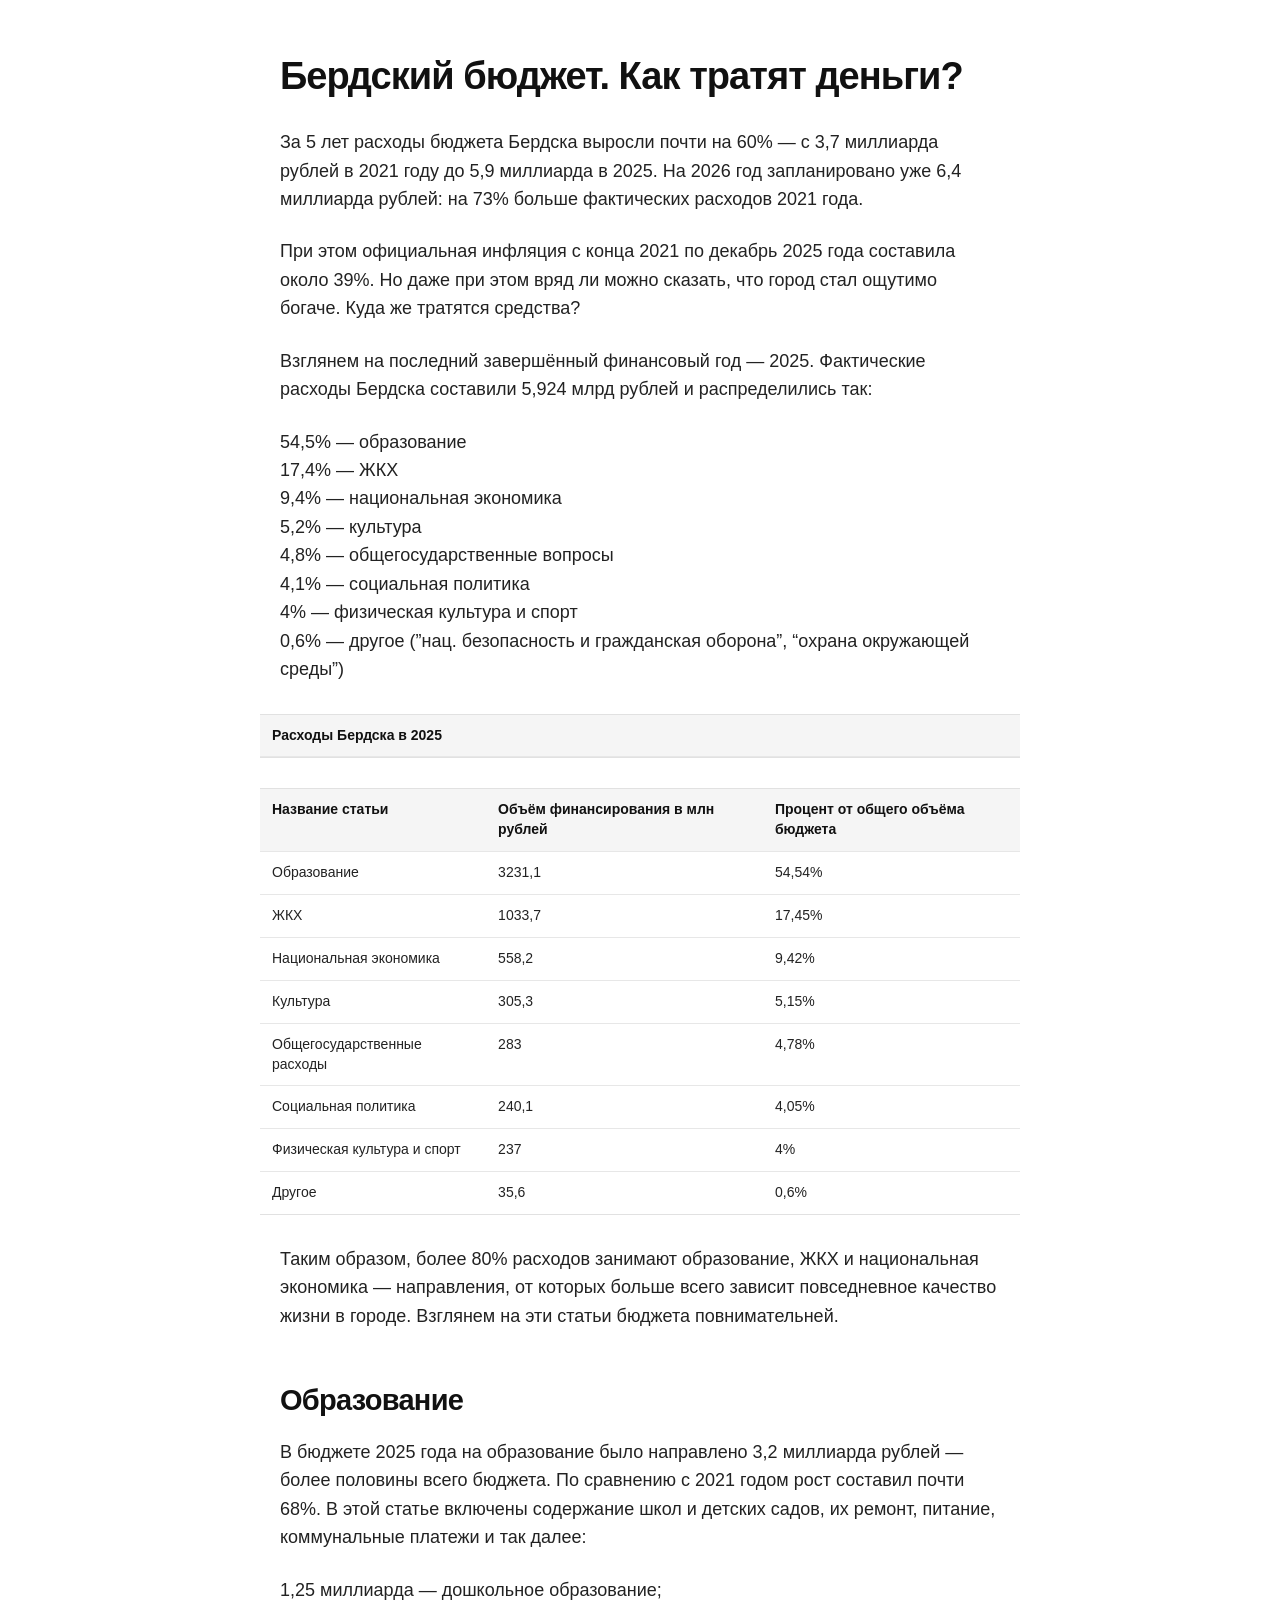
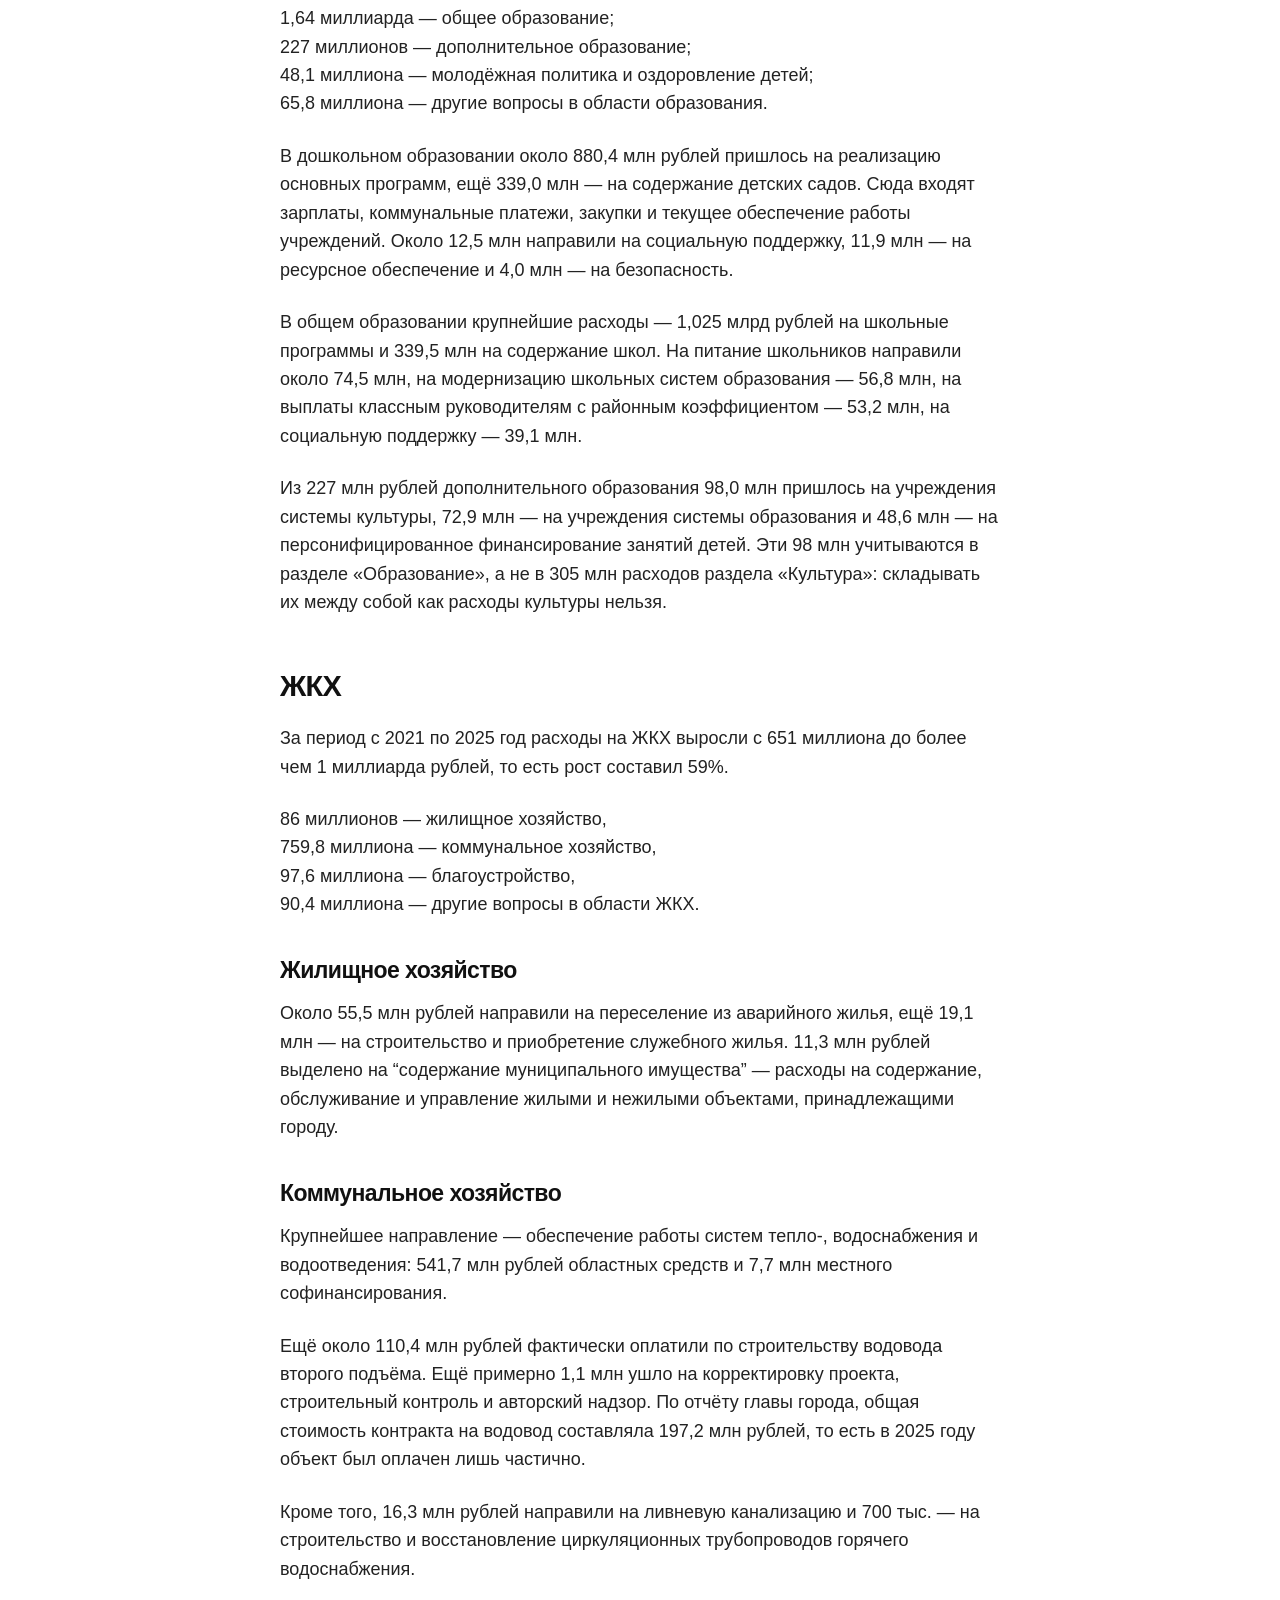
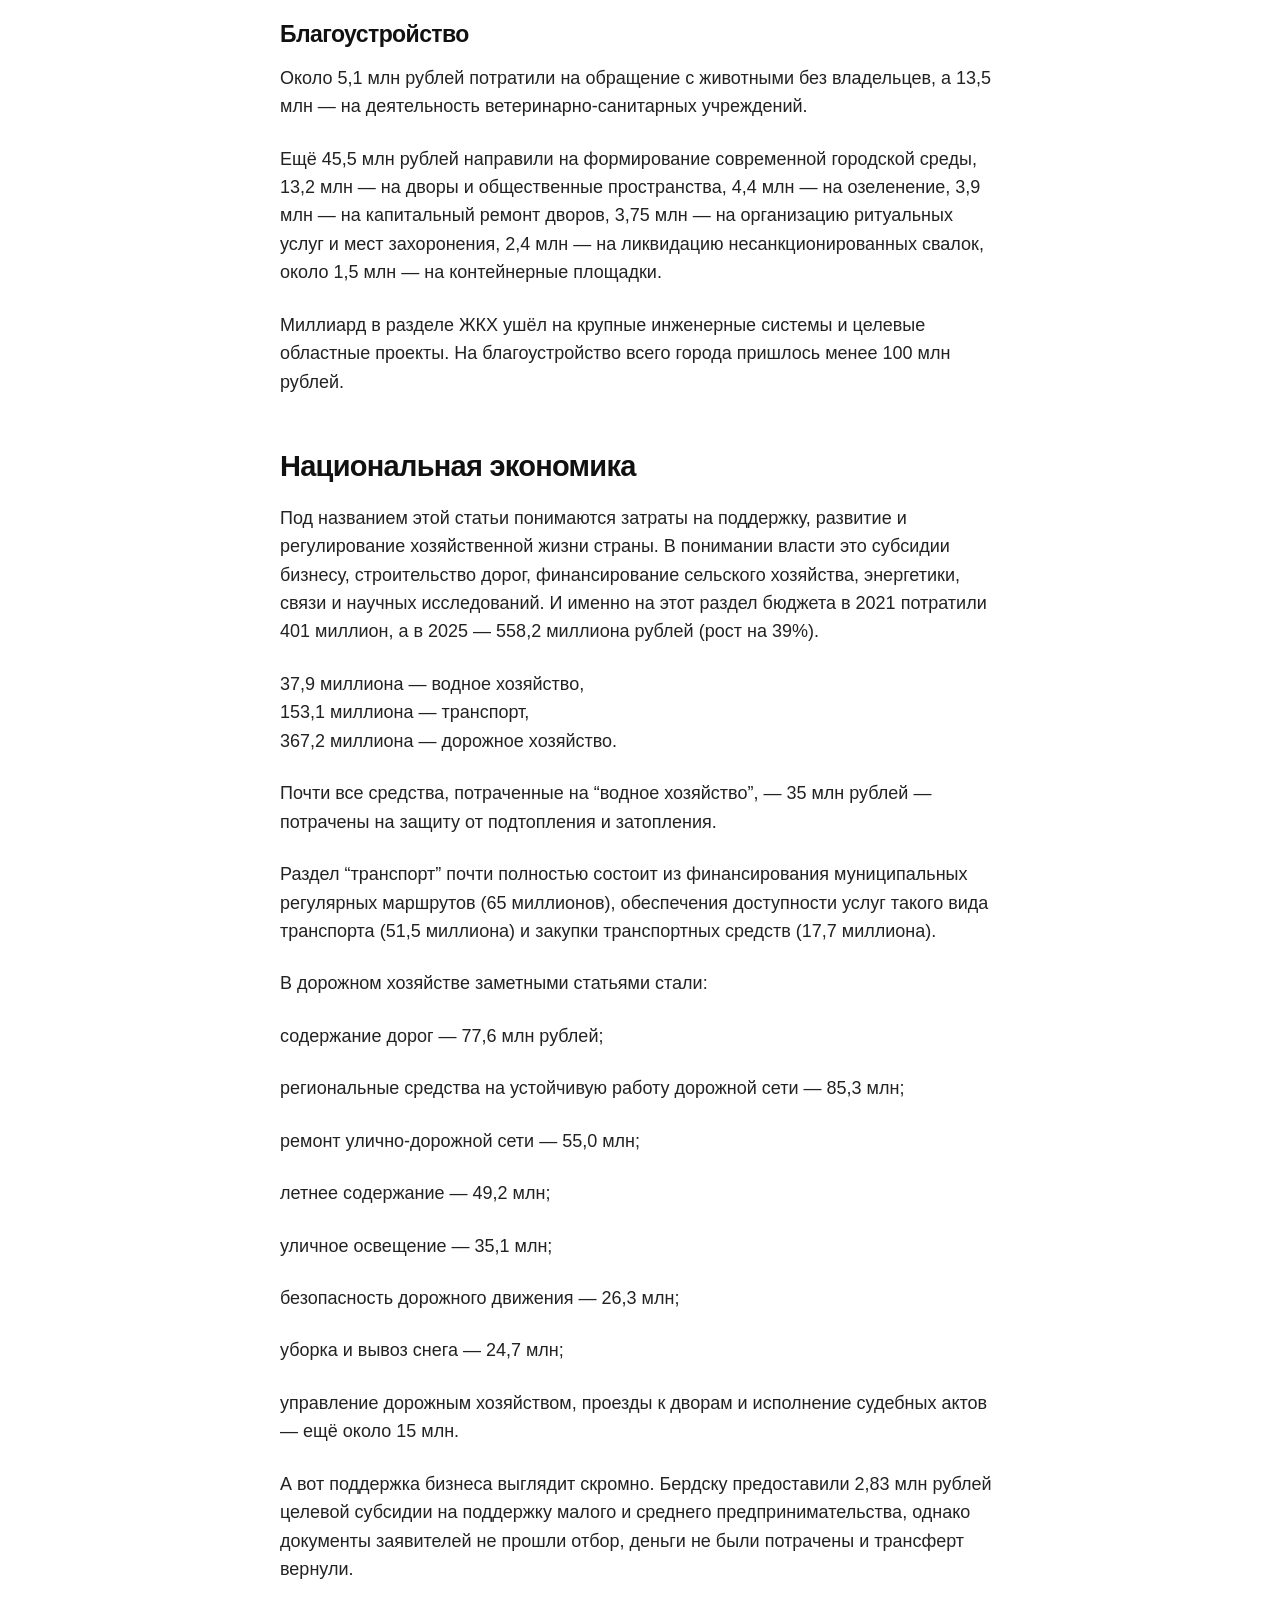
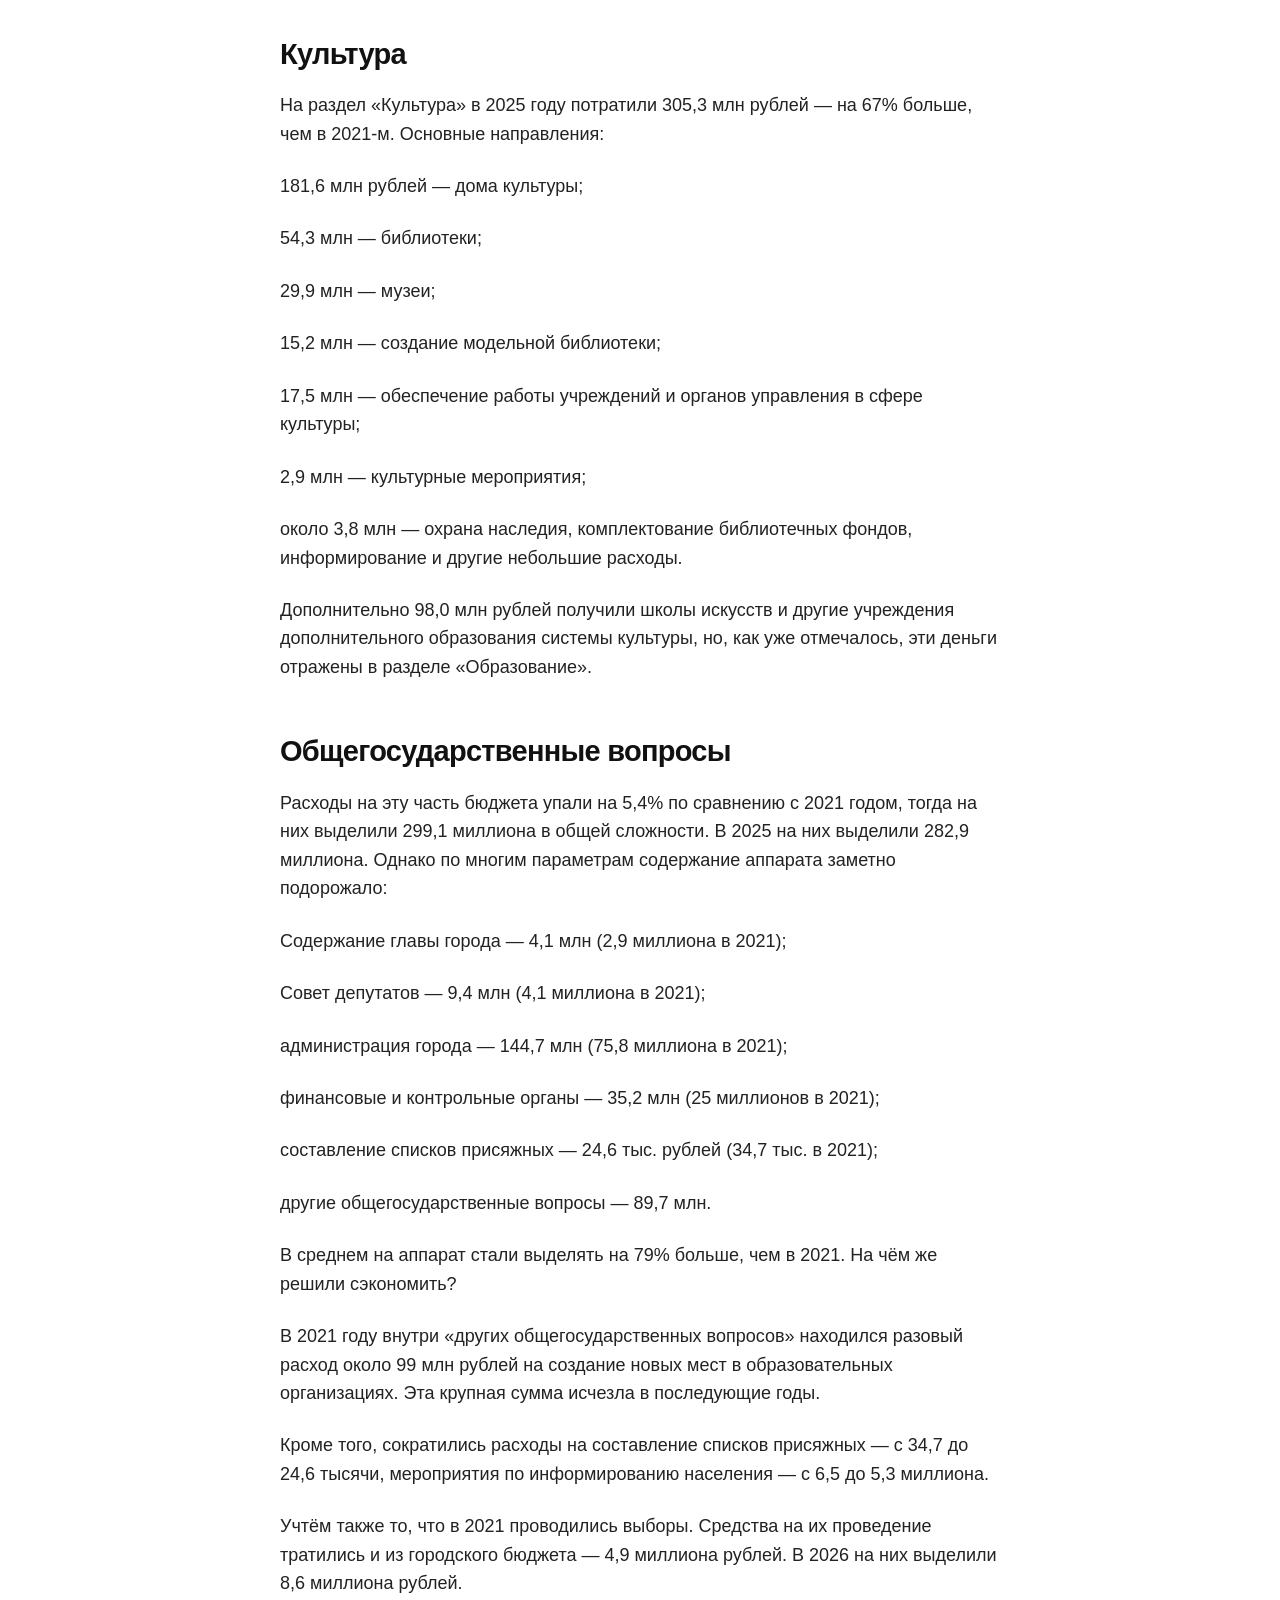
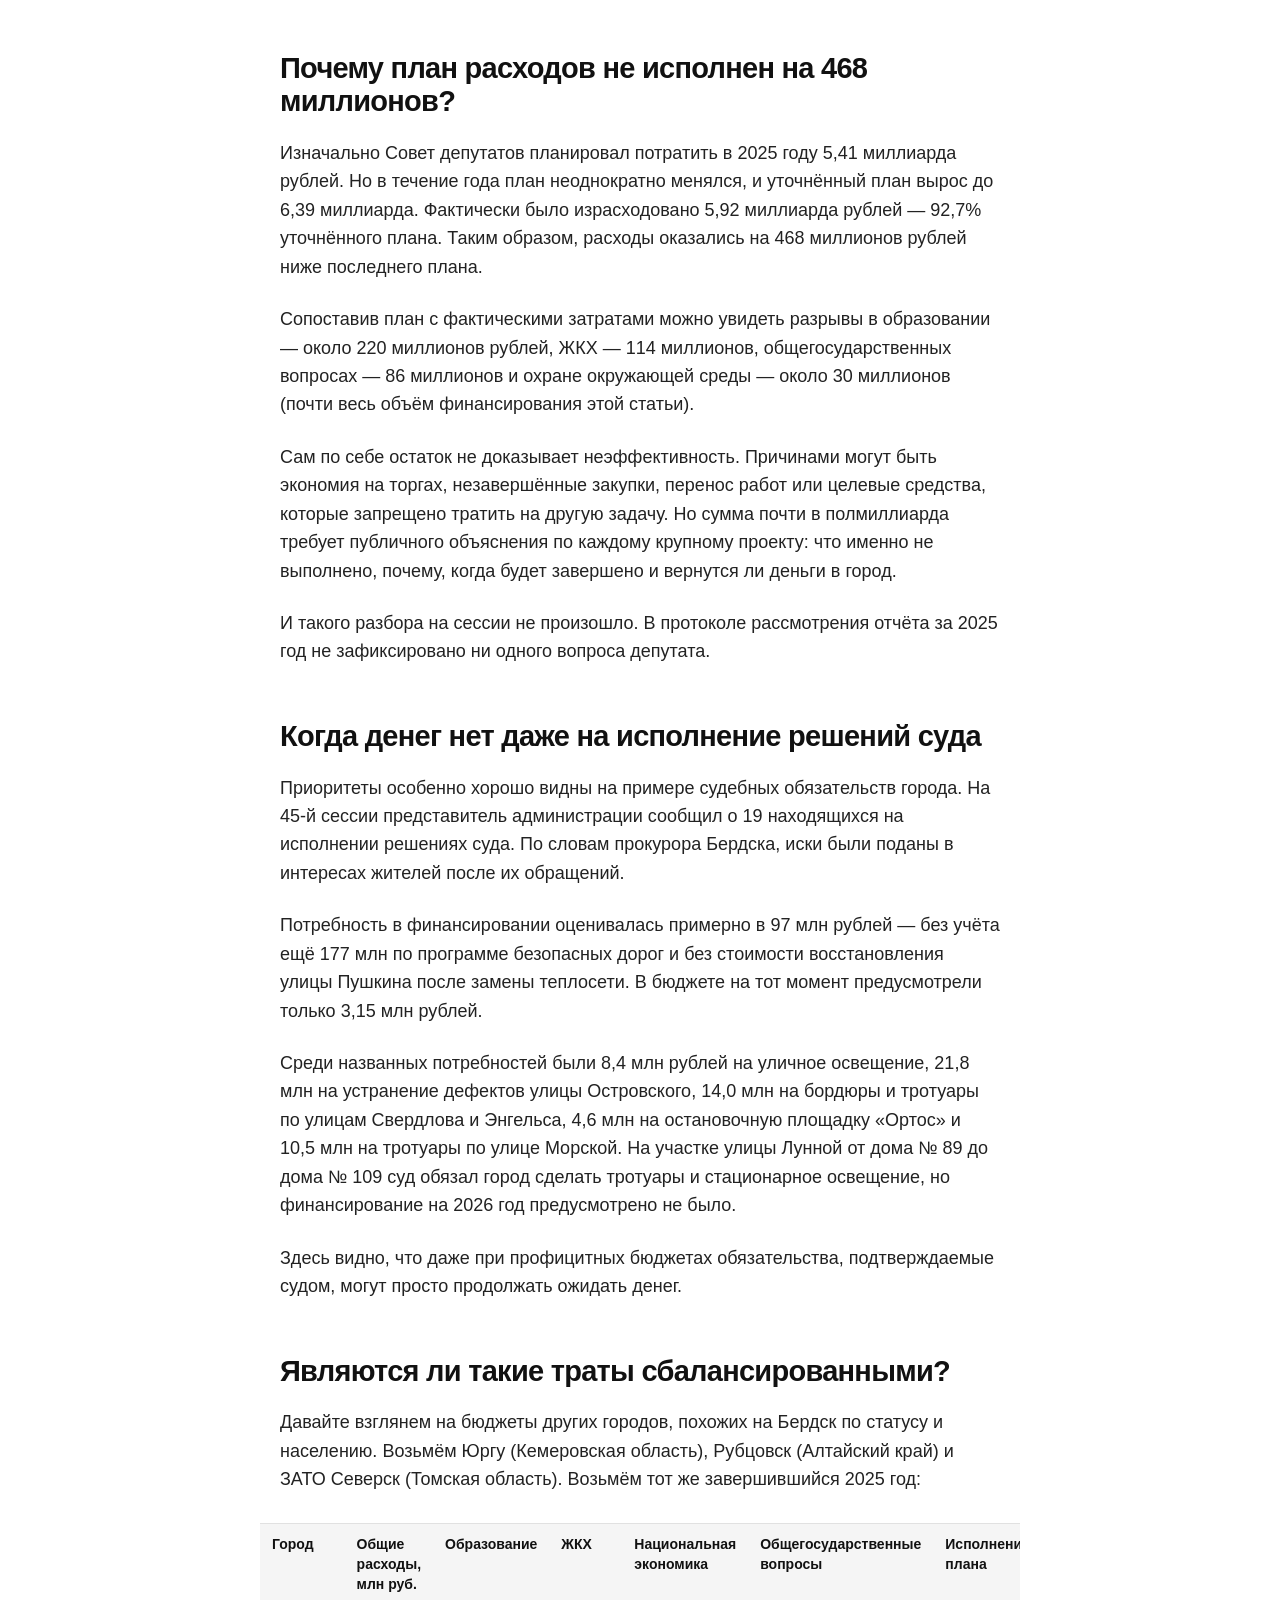
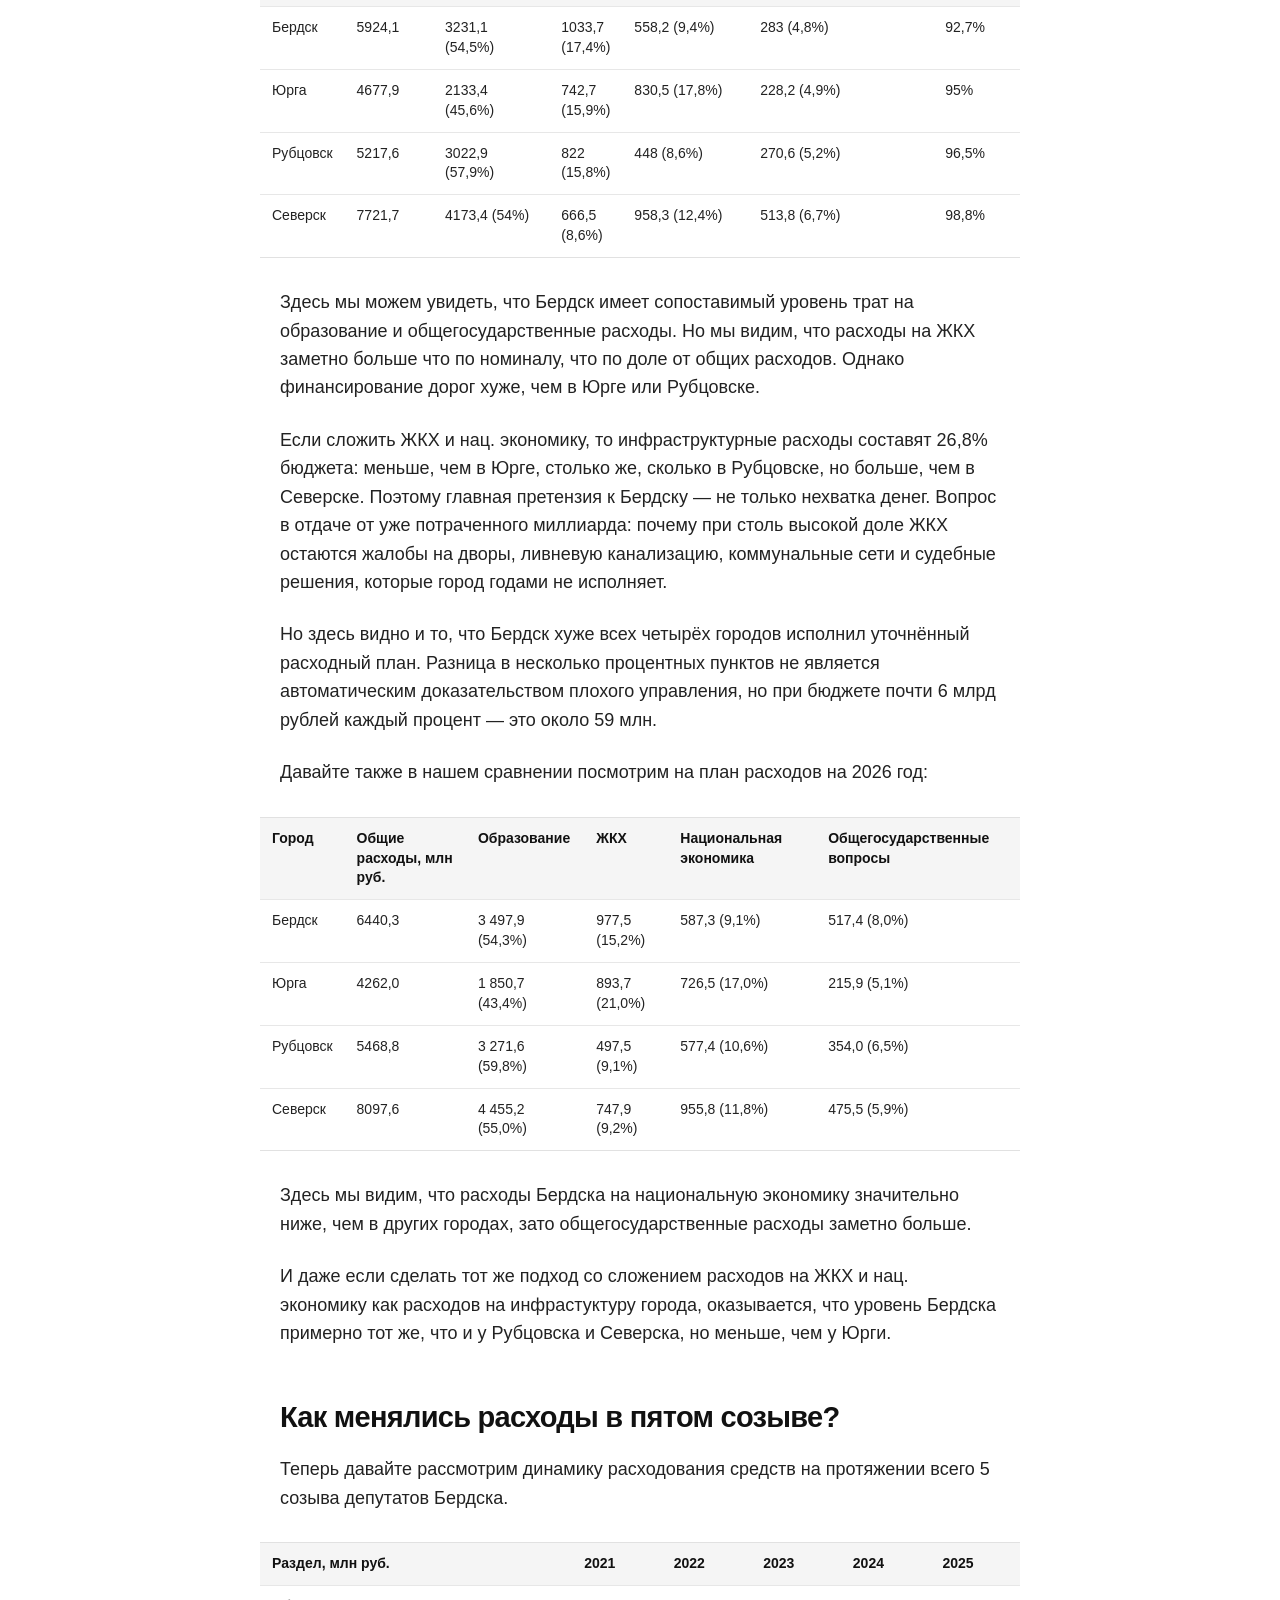
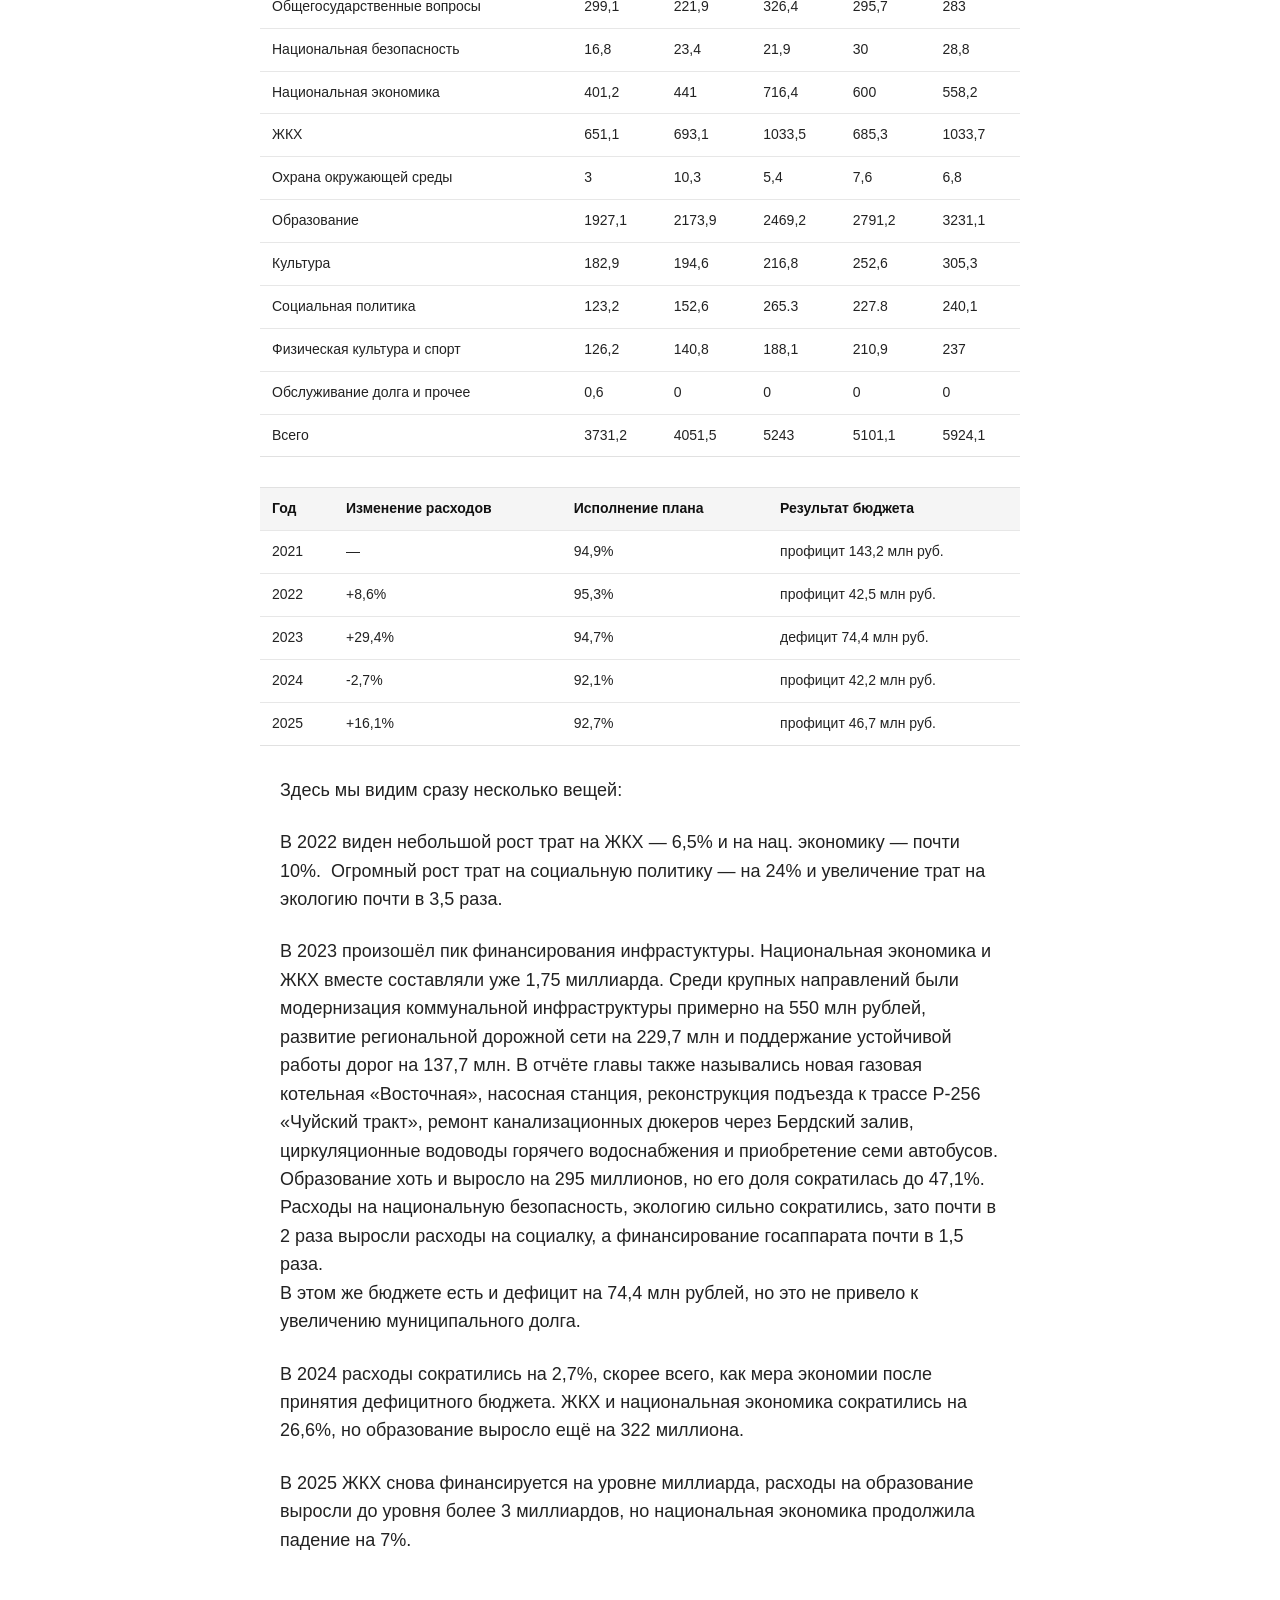
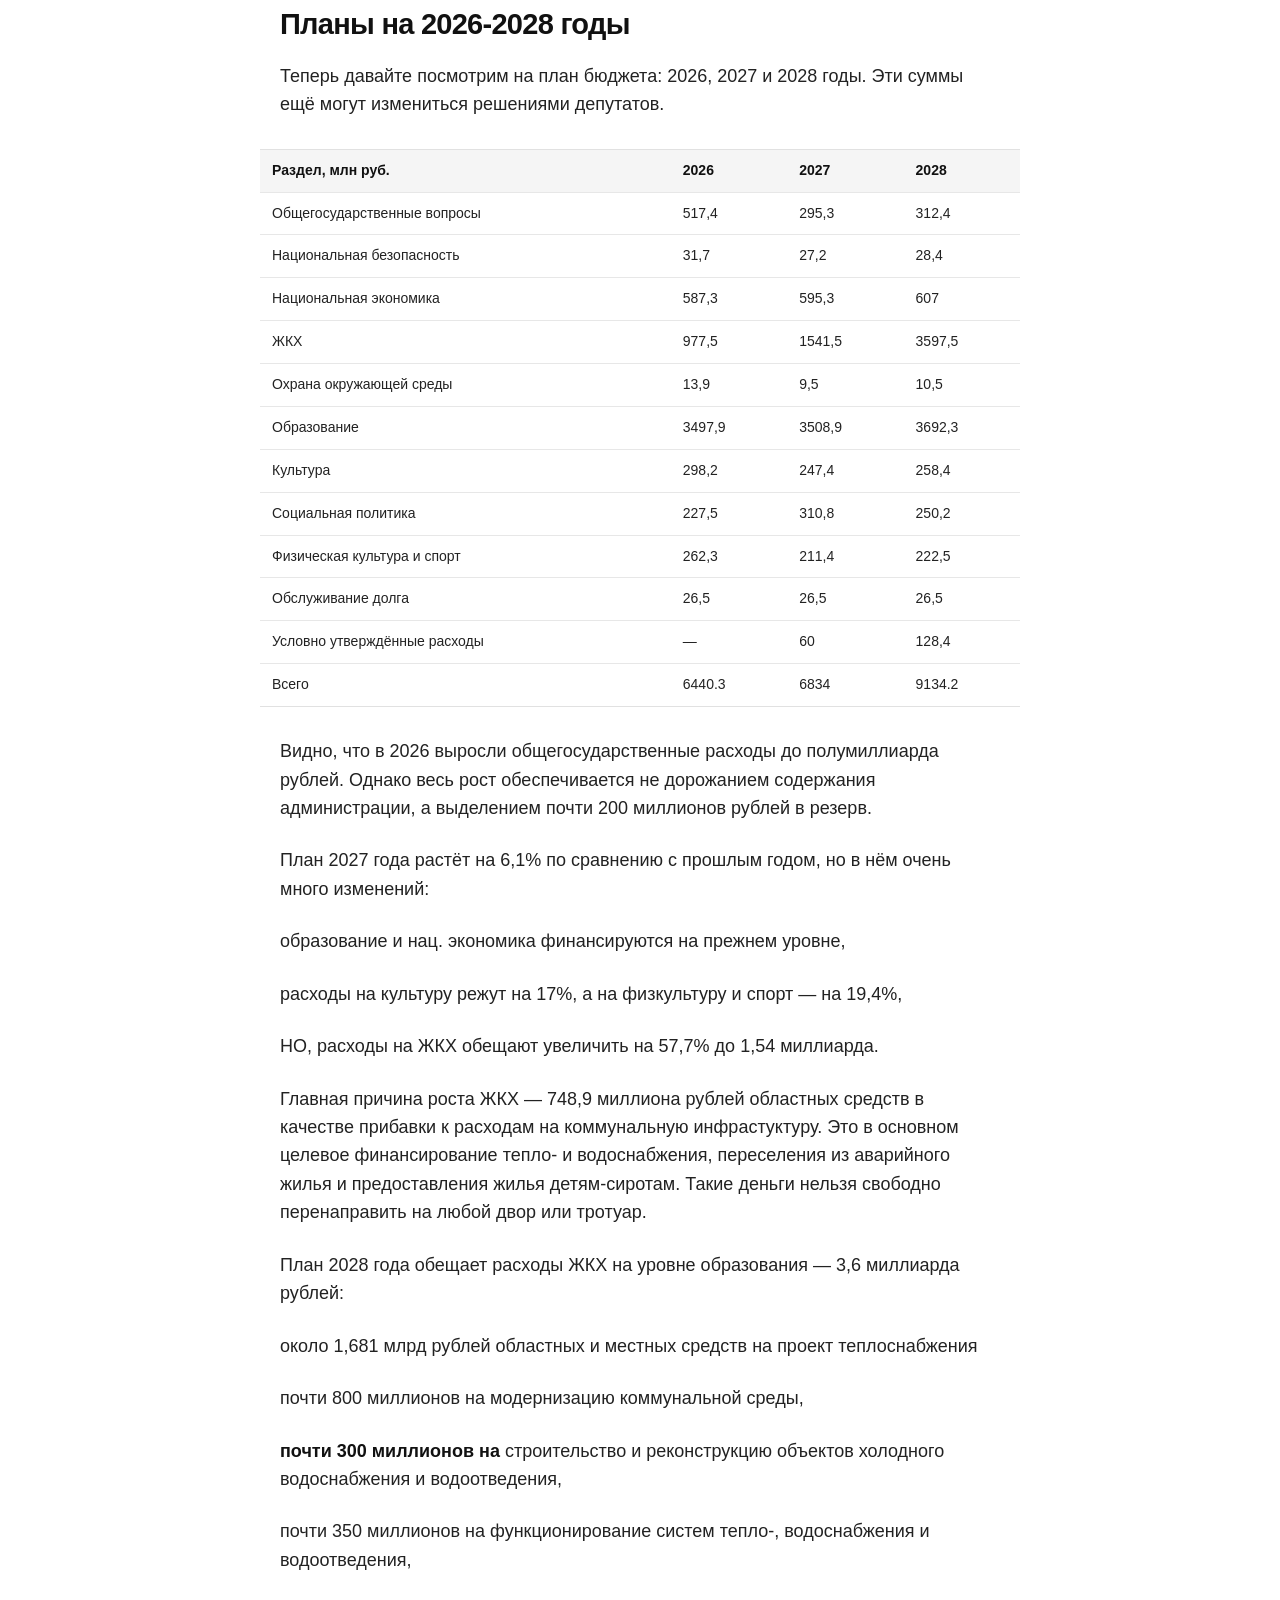
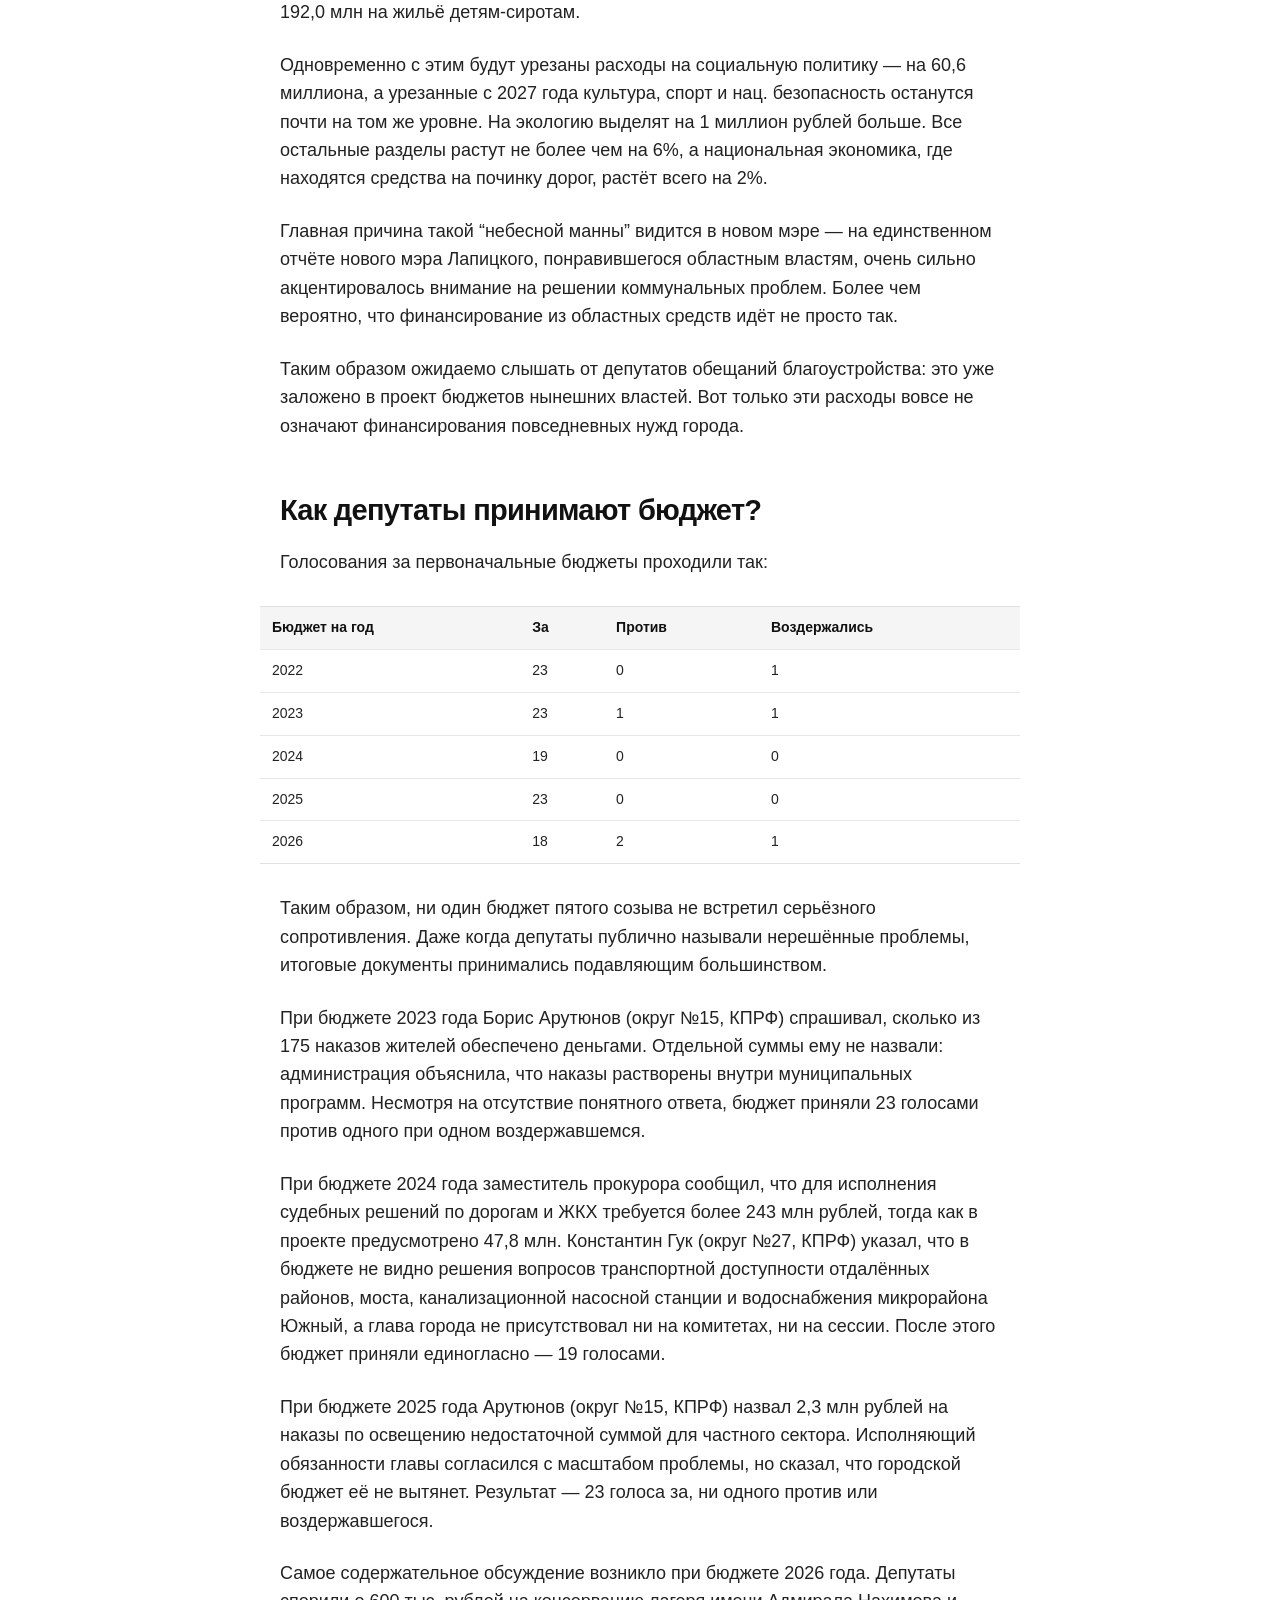
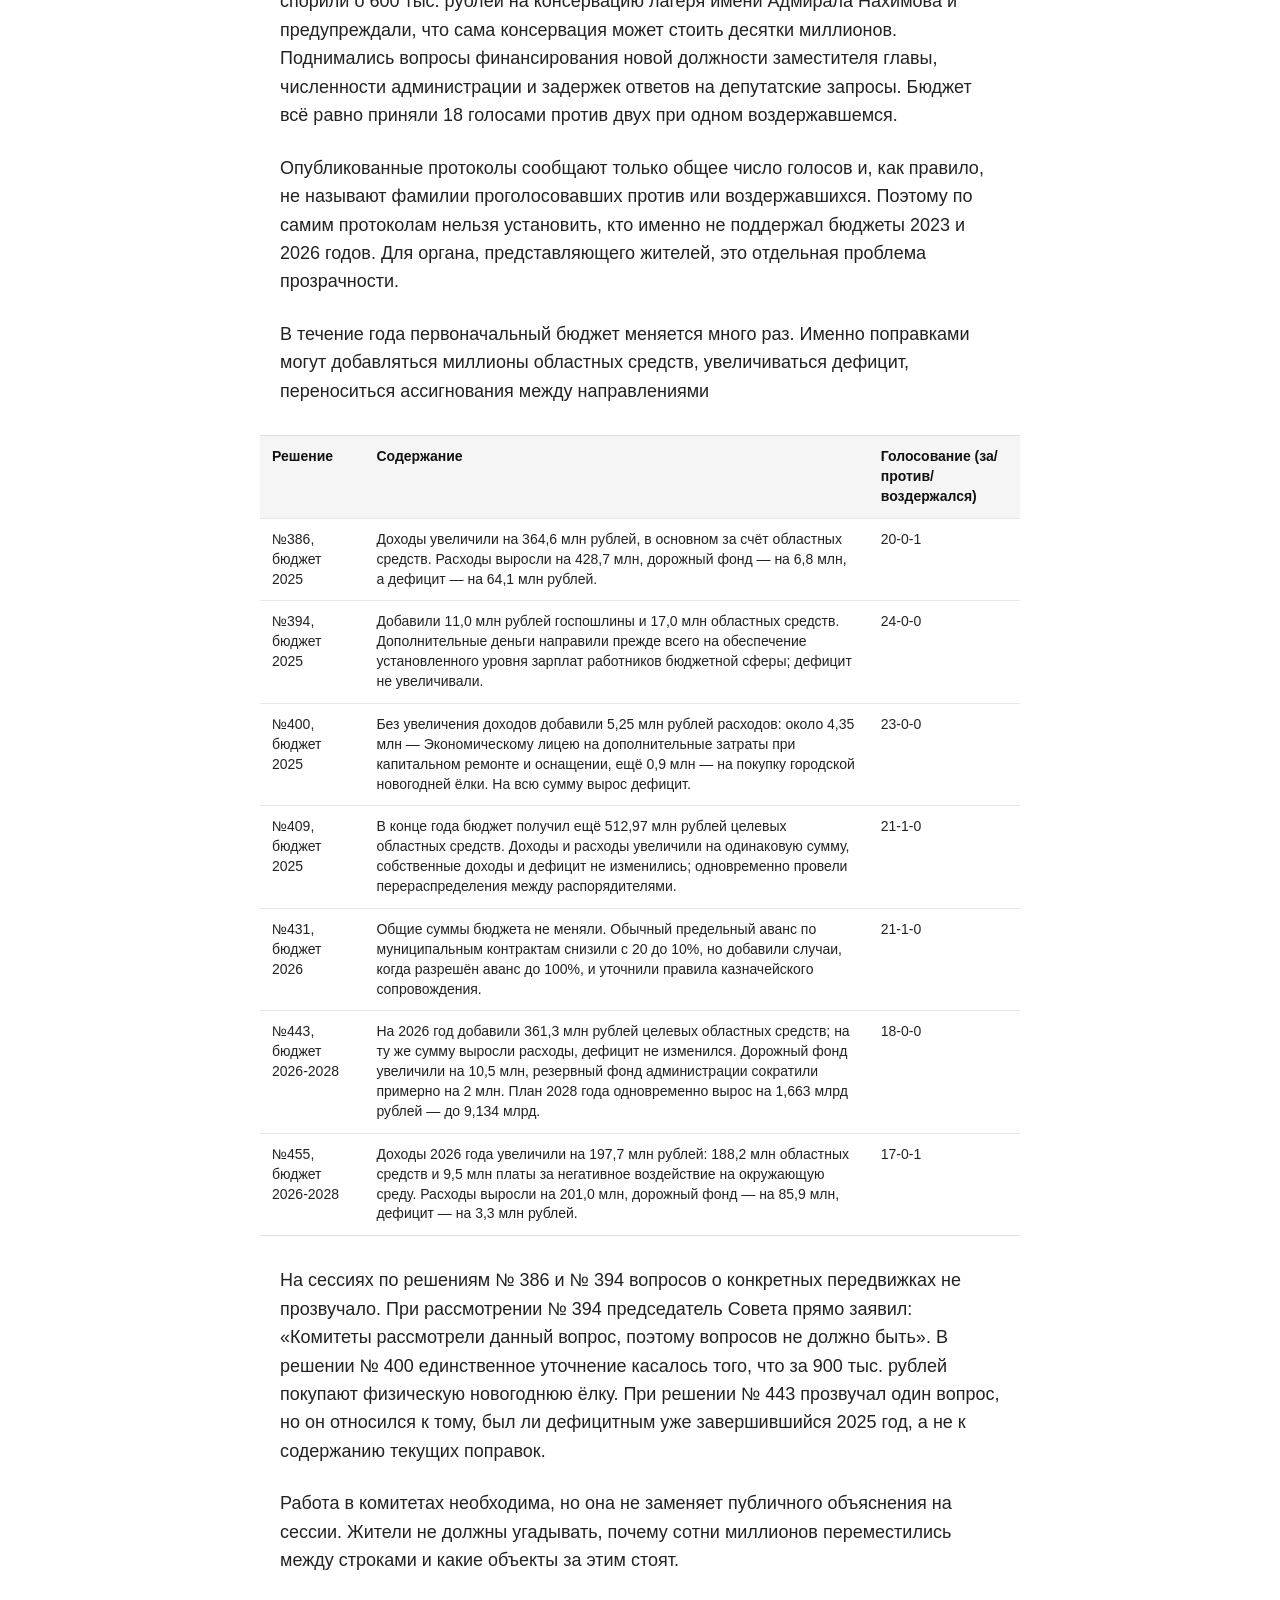
<file: articles/budget-spendings-plain/index.html>
<!doctype html>
<html lang="ru">
<head>
  <meta charset="utf-8">
  <meta name="viewport" content="width=device-width,initial-scale=1">
  <title>Бердский бюджет. Как тратят деньги?</title>
  <meta name="description" content="Разбор расходов бюджета Бердска за 2021–2028 годы.">
  <meta name="author" content="Степан Кученков">
  <meta name="theme-color" content="#ffffff">
  <meta property="og:type" content="article">
  <meta property="og:title" content="Бердский бюджет. Как тратят деньги?">
  <meta property="og:description" content="Разбор расходов бюджета Бердска за 2021–2028 годы.">
  <meta property="og:url" content="https://netscapenav.github.io/berdsk/articles/budget-spendings-plain/">
  <link rel="canonical" href="https://netscapenav.github.io/berdsk/articles/budget-spendings-plain/">
  <style>
    * { box-sizing: border-box; }
    html { background: #fff; }
    body {
      margin: 0;
      color: #222;
      background: #fff;
      font-family: -apple-system, BlinkMacSystemFont, "Segoe UI", Roboto, Helvetica, Arial, sans-serif;
      font-size: 18px;
      line-height: 1.58;
      text-rendering: optimizeLegibility;
    }
    main { width: min(100% - 40px, 720px); margin: 0 auto; padding: 54px 0 90px; }
    h1, h2, h3 { color: #111; line-height: 1.16; letter-spacing: -.025em; }
    h1 { margin: 0 0 30px; font-size: 38px; font-weight: 750; }
    h2 { margin: 54px 0 20px; font-size: 29px; font-weight: 720; }
    h3 { margin: 38px 0 16px; font-size: 23px; font-weight: 700; }
    p { margin: 0 0 24px; }
    strong { color: #111; font-weight: 700; }
    a { color: #168acd; text-decoration: none; }
    a:hover { text-decoration: underline; }
    ul, ol { margin: 0 0 24px; padding-left: 1.4em; }
    li { margin: 7px 0; }
    blockquote { margin: 30px 0; padding-left: 20px; border-left: 3px solid #222; color: #555; }
    .table-scroll {
      width: calc(100% + 40px);
      margin: 30px -20px;
      overflow-x: auto;
      border-top: 1px solid #e1e1e1;
      border-bottom: 1px solid #e1e1e1;
    }
    table { width: 100%; min-width: 620px; border-collapse: collapse; font-size: 14px; line-height: 1.42; }
    th, td { padding: 11px 12px; text-align: left; vertical-align: top; border-bottom: 1px solid #e7e7e7; }
    th { color: #111; background: #f5f5f5; font-weight: 650; }
    tr:last-child td { border-bottom: 0; }
    @media (max-width: 600px) {
      body { font-size: 17px; }
      main { width: min(100% - 32px, 720px); padding-top: 34px; }
      h1 { font-size: 32px; }
      h2 { margin-top: 45px; font-size: 26px; }
      h3 { font-size: 22px; }
      .table-scroll { width: calc(100% + 32px); margin-right: -16px; margin-left: -16px; }
    }
    @media print {
      body { color: #000; font-size: 11pt; }
      main { width: auto; padding: 0; }
      .table-scroll { width: auto; margin: 20px 0; overflow: visible; }
      table { min-width: 0; font-size: 8pt; }
    }
  </style>
</head>
<body>
  <main>
    <article><h1>Бердский бюджет. Как тратят деньги?</h1>
<p>За 5 лет расходы бюджета Бердска выросли почти на 60% — с 3,7 миллиарда рублей в 2021 году до 5,9 миллиарда в 2025. На 2026 год запланировано уже 6,4 миллиарда рублей: на 73% больше фактических расходов 2021 года.</p>
<p>При этом официальная инфляция с конца 2021 по декабрь 2025 года составила около 39%. Но даже при этом вряд ли можно сказать, что город стал ощутимо богаче. Куда же тратятся средства?</p>
<p>Взглянем на последний завершённый финансовый год — 2025. Фактические расходы Бердска составили 5,924 млрд рублей и распределились так:</p>
<p>54,5% — образование<br>17,4% — ЖКХ<br>9,4% — национальная экономика<br>5,2% — культура<br>4,8% — общегосударственные вопросы<br>4,1% — социальная политика<br>4% — физическая культура и спорт<br>0,6% — другое (”нац. безопасность и гражданская оборона”, “охрана окружающей среды”)</p>
<div class="table-scroll" tabindex="0" role="region" aria-label="Таблица"><table>
<thead>
<tr>
<th>Расходы Бердска в 2025</th>
</tr>
</thead>
</table></div>
<div class="table-scroll" tabindex="0" role="region" aria-label="Таблица"><table>
<thead>
<tr>
<th>Название статьи</th>
<th>Объём финансирования в млн рублей</th>
<th>Процент от общего объёма бюджета</th>
</tr>
</thead>
<tbody><tr>
<td>Образование</td>
<td>3231,1</td>
<td>54,54%</td>
</tr>
<tr>
<td>ЖКХ</td>
<td>1033,7</td>
<td>17,45%</td>
</tr>
<tr>
<td>Национальная экономика</td>
<td>558,2</td>
<td>9,42%</td>
</tr>
<tr>
<td>Культура</td>
<td>305,3</td>
<td>5,15%</td>
</tr>
<tr>
<td>Общегосударственные расходы</td>
<td>283</td>
<td>4,78%</td>
</tr>
<tr>
<td>Социальная политика</td>
<td>240,1</td>
<td>4,05%</td>
</tr>
<tr>
<td>Физическая культура и спорт</td>
<td>237</td>
<td>4%</td>
</tr>
<tr>
<td>Другое</td>
<td>35,6</td>
<td>0,6%</td>
</tr>
</tbody></table></div>
<p>Таким образом, более 80% расходов занимают образование, ЖКХ и национальная экономика — направления, от которых больше всего зависит повседневное качество жизни в городе. Взглянем на эти статьи бюджета повнимательней.</p>
<h2>Образование</h2>
<p>В бюджете 2025 года на образование было направлено 3,2 миллиарда рублей — более половины всего бюджета. По сравнению с 2021 годом рост составил почти 68%. В этой статье включены содержание школ и детских садов, их ремонт, питание, коммунальные платежи и так далее:</p>
<p>1,25 миллиарда — дошкольное образование;<br>1,64 миллиарда — общее образование;<br>227 миллионов — дополнительное образование;<br>48,1 миллиона — молодёжная политика и оздоровление детей;<br>65,8 миллиона — другие вопросы в области образования.</p>
<p>В дошкольном образовании около 880,4 млн рублей пришлось на реализацию основных программ, ещё 339,0 млн — на содержание детских садов. Сюда входят зарплаты, коммунальные платежи, закупки и текущее обеспечение работы учреждений. Около 12,5 млн направили на социальную поддержку, 11,9 млн — на ресурсное обеспечение и 4,0 млн — на безопасность.</p>
<p>В общем образовании крупнейшие расходы — 1,025 млрд рублей на школьные программы и 339,5 млн на содержание школ. На питание школьников направили около 74,5 млн, на модернизацию школьных систем образования — 56,8 млн, на выплаты классным руководителям с районным коэффициентом — 53,2 млн, на социальную поддержку — 39,1 млн.</p>
<p>Из 227 млн рублей дополнительного образования 98,0 млн пришлось на учреждения системы культуры, 72,9 млн — на учреждения системы образования и 48,6 млн — на персонифицированное финансирование занятий детей. Эти 98 млн учитываются в разделе «Образование», а не в 305 млн расходов раздела «Культура»: складывать их между собой как расходы культуры нельзя.</p>
<h2>ЖКХ</h2>
<p>За период с 2021 по 2025 год расходы на ЖКХ выросли с 651 миллиона до более чем 1 миллиарда рублей, то есть рост составил 59%.</p>
<p>86 миллионов — жилищное хозяйство,<br>759,8 миллиона — коммунальное хозяйство,<br>97,6 миллиона — благоустройство,<br>90,4 миллиона — другие вопросы в области ЖКХ.</p>
<h3>Жилищное хозяйство</h3>
<p>Около 55,5 млн рублей направили на переселение из аварийного жилья, ещё 19,1 млн — на строительство и приобретение служебного жилья. 11,3 млн рублей выделено на “содержание муниципального имущества” — расходы на содержание, обслуживание и управление жилыми и нежилыми объектами, принадлежащими городу.</p>
<h3>Коммунальное хозяйство</h3>
<p>Крупнейшее направление — обеспечение работы систем тепло-, водоснабжения и водоотведения: 541,7 млн рублей областных средств и 7,7 млн местного софинансирования.</p>
<p>Ещё около 110,4 млн рублей фактически оплатили по строительству водовода второго подъёма. Ещё примерно 1,1 млн ушло на корректировку проекта, строительный контроль и авторский надзор. По отчёту главы города, общая стоимость контракта на водовод составляла 197,2 млн рублей, то есть в 2025 году объект был оплачен лишь частично.</p>
<p>Кроме того, 16,3 млн рублей направили на ливневую канализацию и 700 тыс. — на строительство и восстановление циркуляционных трубопроводов горячего водоснабжения.</p>
<h3>Благоустройство</h3>
<p>Около 5,1 млн рублей потратили на обращение с животными без владельцев, а 13,5 млн — на деятельность ветеринарно-санитарных учреждений.</p>
<p>Ещё 45,5 млн рублей направили на формирование современной городской среды, 13,2 млн — на дворы и общественные пространства, 4,4 млн — на озеленение, 3,9 млн — на капитальный ремонт дворов, 3,75 млн — на организацию ритуальных услуг и мест захоронения, 2,4 млн — на ликвидацию несанкционированных свалок, около 1,5 млн — на контейнерные площадки.</p>
<p>Миллиард в разделе ЖКХ ушёл на крупные инженерные системы и целевые областные проекты. На благоустройство всего города пришлось менее 100 млн рублей.</p>
<h2>Национальная экономика</h2>
<p>Под названием этой статьи понимаются затраты на поддержку, развитие и регулирование хозяйственной жизни страны. В понимании власти это субсидии бизнесу, строительство дорог, финансирование сельского хозяйства, энергетики, связи и научных исследований. И именно на этот раздел бюджета в 2021 потратили 401 миллион, а в 2025 — 558,2 миллиона рублей (рост на 39%).</p>
<p>37,9 миллиона — водное хозяйство,<br>153,1 миллиона — транспорт,<br>367,2 миллиона — дорожное хозяйство.</p>
<p>Почти все средства, потраченные на “водное хозяйство”, — 35 млн рублей — потрачены на защиту от подтопления и затопления.</p>
<p>Раздел “транспорт” почти полностью состоит из финансирования муниципальных регулярных маршрутов (65 миллионов), обеспечения доступности услуг такого вида транспорта (51,5 миллиона) и закупки транспортных средств (17,7 миллиона).</p>
<p>В дорожном хозяйстве заметными статьями стали:</p>
<p>содержание дорог — 77,6 млн рублей;</p>
<p>региональные средства на устойчивую работу дорожной сети — 85,3 млн;</p>
<p>ремонт улично-дорожной сети — 55,0 млн;</p>
<p>летнее содержание — 49,2 млн;</p>
<p>уличное освещение — 35,1 млн;</p>
<p>безопасность дорожного движения — 26,3 млн;</p>
<p>уборка и вывоз снега — 24,7 млн;</p>
<p>управление дорожным хозяйством, проезды к дворам и исполнение судебных актов — ещё около 15 млн.</p>
<p>А вот поддержка бизнеса выглядит скромно. Бердску предоставили 2,83 млн рублей целевой субсидии на поддержку малого и среднего предпринимательства, однако документы заявителей не прошли отбор, деньги не были потрачены и трансферт вернули.</p>
<h2>Культура</h2>
<p>На раздел «Культура» в 2025 году потратили 305,3 млн рублей — на 67% больше, чем в 2021-м. Основные направления:</p>
<p>181,6 млн рублей — дома культуры;</p>
<p>54,3 млн — библиотеки;</p>
<p>29,9 млн — музеи;</p>
<p>15,2 млн — создание модельной библиотеки;</p>
<p>17,5 млн — обеспечение работы учреждений и органов управления в сфере культуры;</p>
<p>2,9 млн — культурные мероприятия;</p>
<p>около 3,8 млн — охрана наследия, комплектование библиотечных фондов, информирование и другие небольшие расходы.</p>
<p>Дополнительно 98,0 млн рублей получили школы искусств и другие учреждения дополнительного образования системы культуры, но, как уже отмечалось, эти деньги отражены в разделе «Образование».</p>
<h2>Общегосударственные вопросы</h2>
<p>Расходы на эту часть бюджета упали на 5,4% по сравнению с 2021 годом, тогда на них выделили 299,1 миллиона в общей сложности. В 2025 на них выделили 282,9 миллиона. Однако по многим параметрам содержание аппарата заметно подорожало:</p>
<p>Содержание главы города — 4,1 млн (2,9 миллиона в 2021);</p>
<p>Совет депутатов — 9,4 млн (4,1 миллиона в 2021);</p>
<p>администрация города — 144,7 млн (75,8 миллиона в 2021);</p>
<p>финансовые и контрольные органы — 35,2 млн (25 миллионов в 2021);</p>
<p>составление списков присяжных — 24,6 тыс. рублей (34,7 тыс. в 2021);</p>
<p>другие общегосударственные вопросы — 89,7 млн.</p>
<p>В среднем на аппарат стали выделять на 79% больше, чем в 2021. На чём же решили сэкономить?</p>
<p>В 2021 году внутри «других общегосударственных вопросов» находился разовый расход около 99 млн рублей на создание новых мест в образовательных организациях. Эта крупная сумма исчезла в последующие годы.</p>
<p>Кроме того, сократились расходы на составление списков присяжных — с 34,7 до 24,6 тысячи, мероприятия по информированию населения — с 6,5 до 5,3 миллиона.</p>
<p>Учтём также то, что в 2021 проводились выборы. Средства на их проведение тратились и из городского бюджета — 4,9 миллиона рублей. В 2026 на них выделили 8,6 миллиона рублей.</p>
<h2>Почему план расходов не исполнен на 468 миллионов?</h2>
<p>Изначально Совет депутатов планировал потратить в 2025 году 5,41 миллиарда рублей. Но в течение года план неоднократно менялся, и уточнённый план вырос до 6,39 миллиарда. Фактически было израсходовано 5,92 миллиарда рублей — 92,7% уточнённого плана. Таким образом, расходы оказались на 468 миллионов рублей ниже последнего плана.</p>
<p>Сопоставив план с фактическими затратами можно увидеть разрывы в образовании — около 220 миллионов рублей, ЖКХ — 114 миллионов, общегосударственных вопросах — 86 миллионов и охране окружающей среды — около 30 миллионов (почти весь объём финансирования этой статьи).</p>
<p>Сам по себе остаток не доказывает неэффективность. Причинами могут быть экономия на торгах, незавершённые закупки, перенос работ или целевые средства, которые запрещено тратить на другую задачу. Но сумма почти в полмиллиарда требует публичного объяснения по каждому крупному проекту: что именно не выполнено, почему, когда будет завершено и вернутся ли деньги в город.</p>
<p>И такого разбора на сессии не произошло. В протоколе рассмотрения отчёта за 2025 год не зафиксировано ни одного вопроса депутата.</p>
<h2>Когда денег нет даже на исполнение решений суда</h2>
<p>Приоритеты особенно хорошо видны на примере судебных обязательств города. На 45-й сессии представитель администрации сообщил о 19 находящихся на исполнении решениях суда. По словам прокурора Бердска, иски были поданы в интересах жителей после их обращений.</p>
<p>Потребность в финансировании оценивалась примерно в 97 млн рублей — без учёта ещё 177 млн по программе безопасных дорог и без стоимости восстановления улицы Пушкина после замены теплосети. В бюджете на тот момент предусмотрели только 3,15 млн рублей.</p>
<p>Среди названных потребностей были 8,4 млн рублей на уличное освещение, 21,8 млн на устранение дефектов улицы Островского, 14,0 млн на бордюры и тротуары по улицам Свердлова и Энгельса, 4,6 млн на остановочную площадку «Ортос» и 10,5 млн на тротуары по улице Морской. На участке улицы Лунной от дома № 89 до дома № 109 суд обязал город сделать тротуары и стационарное освещение, но финансирование на 2026 год предусмотрено не было.</p>
<p>Здесь видно, что даже при профицитных бюджетах обязательства, подтверждаемые судом, могут просто продолжать ожидать денег.</p>
<h2>Являются ли такие траты сбалансированными?</h2>
<p>Давайте взглянем на бюджеты других городов, похожих на Бердск по статусу и населению. Возьмём Юргу (Кемеровская область), Рубцовск (Алтайский край) и ЗАТО Северск (Томская область). Возьмём тот же завершившийся 2025 год:</p>
<div class="table-scroll" tabindex="0" role="region" aria-label="Таблица"><table>
<thead>
<tr>
<th>Город</th>
<th>Общие расходы, млн руб.</th>
<th>Образование</th>
<th>ЖКХ</th>
<th>Национальная экономика</th>
<th>Общегосударственные вопросы</th>
<th>Исполнение плана</th>
</tr>
</thead>
<tbody><tr>
<td>Бердск</td>
<td>5924,1</td>
<td>3231,1 (54,5%)</td>
<td>1033,7 (17,4%)</td>
<td>558,2 (9,4%)</td>
<td>283 (4,8%)</td>
<td>92,7%</td>
</tr>
<tr>
<td>Юрга</td>
<td>4677,9</td>
<td>2133,4 (45,6%)</td>
<td>742,7 (15,9%)</td>
<td>830,5 (17,8%)</td>
<td>228,2 (4,9%)</td>
<td>95%</td>
</tr>
<tr>
<td>Рубцовск</td>
<td>5217,6</td>
<td>3022,9 (57,9%)</td>
<td>822 (15,8%)</td>
<td>448 (8,6%)</td>
<td>270,6 (5,2%)</td>
<td>96,5%</td>
</tr>
<tr>
<td>Северск</td>
<td>7721,7</td>
<td>4173,4 (54%)</td>
<td>666,5 (8,6%)</td>
<td>958,3 (12,4%)</td>
<td>513,8 (6,7%)</td>
<td>98,8%</td>
</tr>
</tbody></table></div>
<p>Здесь мы можем увидеть, что Бердск имеет сопоставимый уровень трат на образование и общегосударственные расходы. Но мы видим, что расходы на ЖКХ заметно больше что по номиналу, что по доле от общих расходов. Однако финансирование дорог хуже, чем в Юрге или Рубцовске.</p>
<p>Если сложить ЖКХ и нац. экономику, то инфраструктурные расходы составят 26,8% бюджета: меньше, чем в Юрге, столько же, сколько в Рубцовске, но больше, чем в Северске. Поэтому главная претензия к Бердску — не только нехватка денег. Вопрос в отдаче от уже потраченного миллиарда: почему при столь высокой доле ЖКХ остаются жалобы на дворы, ливневую канализацию, коммунальные сети и судебные решения, которые город годами не исполняет.</p>
<p>Но здесь видно и то, что Бердск хуже всех четырёх городов исполнил уточнённый расходный план. Разница в несколько процентных пунктов не является автоматическим доказательством плохого управления, но при бюджете почти 6 млрд рублей каждый процент — это около 59 млн.</p>
<p>Давайте также в нашем сравнении посмотрим на план расходов на 2026 год:</p>
<div class="table-scroll" tabindex="0" role="region" aria-label="Таблица"><table>
<thead>
<tr>
<th>Город</th>
<th>Общие расходы, млн руб.</th>
<th>Образование</th>
<th>ЖКХ</th>
<th>Национальная экономика</th>
<th>Общегосударственные вопросы</th>
</tr>
</thead>
<tbody><tr>
<td>Бердск</td>
<td>6440,3</td>
<td>3 497,9 (54,3%)</td>
<td>977,5 (15,2%)</td>
<td>587,3 (9,1%)</td>
<td>517,4 (8,0%)</td>
</tr>
<tr>
<td>Юрга</td>
<td>4262,0</td>
<td>1 850,7 (43,4%)</td>
<td>893,7 (21,0%)</td>
<td>726,5 (17,0%)</td>
<td>215,9 (5,1%)</td>
</tr>
<tr>
<td>Рубцовск</td>
<td>5468,8</td>
<td>3 271,6 (59,8%)</td>
<td>497,5 (9,1%)</td>
<td>577,4 (10,6%)</td>
<td>354,0 (6,5%)</td>
</tr>
<tr>
<td>Северск</td>
<td>8097,6</td>
<td>4 455,2 (55,0%)</td>
<td>747,9 (9,2%)</td>
<td>955,8 (11,8%)</td>
<td>475,5 (5,9%)</td>
</tr>
</tbody></table></div>
<p>Здесь мы видим, что расходы Бердска на национальную экономику значительно ниже, чем в других городах, зато общегосударственные расходы заметно больше.</p>
<p>И даже если сделать тот же подход со сложением расходов на ЖКХ и нац. экономику как расходов на инфрастуктуру города, оказывается, что уровень Бердска примерно тот же, что и у Рубцовска и Северска, но меньше, чем у Юрги.</p>
<h2>Как менялись расходы в пятом созыве?</h2>
<p>Теперь давайте рассмотрим динамику расходования средств на протяжении всего 5 созыва депутатов Бердска.</p>
<div class="table-scroll" tabindex="0" role="region" aria-label="Таблица"><table>
<thead>
<tr>
<th>Раздел, млн руб.</th>
<th>2021</th>
<th>2022</th>
<th>2023</th>
<th>2024</th>
<th>2025</th>
</tr>
</thead>
<tbody><tr>
<td>Общегосударственные вопросы</td>
<td>299,1</td>
<td>221,9</td>
<td>326,4</td>
<td>295,7</td>
<td>283</td>
</tr>
<tr>
<td>Национальная безопасность</td>
<td>16,8</td>
<td>23,4</td>
<td>21,9</td>
<td>30</td>
<td>28,8</td>
</tr>
<tr>
<td>Национальная экономика</td>
<td>401,2</td>
<td>441</td>
<td>716,4</td>
<td>600</td>
<td>558,2</td>
</tr>
<tr>
<td>ЖКХ</td>
<td>651,1</td>
<td>693,1</td>
<td>1033,5</td>
<td>685,3</td>
<td>1033,7</td>
</tr>
<tr>
<td>Охрана окружающей среды</td>
<td>3</td>
<td>10,3</td>
<td>5,4</td>
<td>7,6</td>
<td>6,8</td>
</tr>
<tr>
<td>Образование</td>
<td>1927,1</td>
<td>2173,9</td>
<td>2469,2</td>
<td>2791,2</td>
<td>3231,1</td>
</tr>
<tr>
<td>Культура</td>
<td>182,9</td>
<td>194,6</td>
<td>216,8</td>
<td>252,6</td>
<td>305,3</td>
</tr>
<tr>
<td>Социальная политика</td>
<td>123,2</td>
<td>152,6</td>
<td>265.3</td>
<td>227.8</td>
<td>240,1</td>
</tr>
<tr>
<td>Физическая культура и спорт</td>
<td>126,2</td>
<td>140,8</td>
<td>188,1</td>
<td>210,9</td>
<td>237</td>
</tr>
<tr>
<td>Обслуживание долга и прочее</td>
<td>0,6</td>
<td>0</td>
<td>0</td>
<td>0</td>
<td>0</td>
</tr>
<tr>
<td>Всего</td>
<td>3731,2</td>
<td>4051,5</td>
<td>5243</td>
<td>5101,1</td>
<td>5924,1</td>
</tr>
</tbody></table></div>
<div class="table-scroll" tabindex="0" role="region" aria-label="Таблица"><table>
<thead>
<tr>
<th>Год</th>
<th>Изменение расходов</th>
<th>Исполнение плана</th>
<th>Результат бюджета</th>
</tr>
</thead>
<tbody><tr>
<td>2021</td>
<td>—</td>
<td>94,9%</td>
<td>профицит 143,2 млн руб.</td>
</tr>
<tr>
<td>2022</td>
<td>+8,6%</td>
<td>95,3%</td>
<td>профицит 42,5 млн руб.</td>
</tr>
<tr>
<td>2023</td>
<td>+29,4%</td>
<td>94,7%</td>
<td>дефицит 74,4 млн руб.</td>
</tr>
<tr>
<td>2024</td>
<td>-2,7%</td>
<td>92,1%</td>
<td>профицит 42,2 млн руб.</td>
</tr>
<tr>
<td>2025</td>
<td>+16,1%</td>
<td>92,7%</td>
<td>профицит 46,7 млн руб.</td>
</tr>
</tbody></table></div>
<p>Здесь мы видим сразу несколько вещей:</p>
<p>В 2022 виден небольшой рост трат на ЖКХ — 6,5% и на нац. экономику — почти 10%.  Огромный рост трат на социальную политику — на 24% и увеличение трат на экологию почти в 3,5 раза.</p>
<p>В 2023 произошёл пик финансирования инфрастуктуры. Национальная экономика и ЖКХ вместе составляли уже 1,75 миллиарда. Среди крупных направлений были модернизация коммунальной инфраструктуры примерно на 550 млн рублей, развитие региональной дорожной сети на 229,7 млн и поддержание устойчивой работы дорог на 137,7 млн. В отчёте главы также назывались новая газовая котельная «Восточная», насосная станция, реконструкция подъезда к трассе Р-256 «Чуйский тракт», ремонт канализационных дюкеров через Бердский залив, циркуляционные водоводы горячего водоснабжения и приобретение семи автобусов.<br>Образование хоть и выросло на 295 миллионов, но его доля сократилась до 47,1%. Расходы на национальную безопасность, экологию сильно сократились, зато почти в 2 раза выросли расходы на социалку, а финансирование госаппарата почти в 1,5 раза.<br>В этом же бюджете есть и дефицит на 74,4 млн рублей, но это не привело к увеличению муниципального долга.</p>
<p>В 2024 расходы сократились на 2,7%, скорее всего, как мера экономии после принятия дефицитного бюджета. ЖКХ и национальная экономика сократились на 26,6%, но образование выросло ещё на 322 миллиона.</p>
<p>В 2025 ЖКХ снова финансируется на уровне миллиарда, расходы на образование выросли до уровня более 3 миллиардов, но национальная экономика продолжила падение на 7%.</p>
<h2>Планы на 2026-2028 годы</h2>
<p>Теперь давайте посмотрим на план бюджета: 2026, 2027 и 2028 годы. Эти суммы ещё могут измениться решениями депутатов.</p>
<div class="table-scroll" tabindex="0" role="region" aria-label="Таблица"><table>
<thead>
<tr>
<th>Раздел, млн руб.</th>
<th>2026</th>
<th>2027</th>
<th>2028</th>
</tr>
</thead>
<tbody><tr>
<td>Общегосударственные вопросы</td>
<td>517,4</td>
<td>295,3</td>
<td>312,4</td>
</tr>
<tr>
<td>Национальная безопасность</td>
<td>31,7</td>
<td>27,2</td>
<td>28,4</td>
</tr>
<tr>
<td>Национальная экономика</td>
<td>587,3</td>
<td>595,3</td>
<td>607</td>
</tr>
<tr>
<td>ЖКХ</td>
<td>977,5</td>
<td>1541,5</td>
<td>3597,5</td>
</tr>
<tr>
<td>Охрана окружающей среды</td>
<td>13,9</td>
<td>9,5</td>
<td>10,5</td>
</tr>
<tr>
<td>Образование</td>
<td>3497,9</td>
<td>3508,9</td>
<td>3692,3</td>
</tr>
<tr>
<td>Культура</td>
<td>298,2</td>
<td>247,4</td>
<td>258,4</td>
</tr>
<tr>
<td>Социальная политика</td>
<td>227,5</td>
<td>310,8</td>
<td>250,2</td>
</tr>
<tr>
<td>Физическая культура и спорт</td>
<td>262,3</td>
<td>211,4</td>
<td>222,5</td>
</tr>
<tr>
<td>Обслуживание долга</td>
<td>26,5</td>
<td>26,5</td>
<td>26,5</td>
</tr>
<tr>
<td>Условно утверждённые расходы</td>
<td>—</td>
<td>60</td>
<td>128,4</td>
</tr>
<tr>
<td>Всего</td>
<td>6440.3</td>
<td>6834</td>
<td>9134.2</td>
</tr>
</tbody></table></div>
<p>Видно, что в 2026 выросли общегосударственные расходы до полумиллиарда рублей. Однако весь рост обеспечивается не дорожанием содержания администрации, а выделением почти 200 миллионов рублей в резерв.</p>
<p>План 2027 года растёт на 6,1% по сравнению с прошлым годом, но в нём очень много изменений:</p>
<p>образование и нац. экономика финансируются на прежнем уровне,</p>
<p>расходы на культуру режут на 17%, а на физкультуру и спорт — на 19,4%,</p>
<p>НО, расходы на ЖКХ обещают увеличить на 57,7% до 1,54 миллиарда.</p>
<p>Главная причина роста ЖКХ — 748,9 миллиона рублей областных средств в качестве прибавки к расходам на коммунальную инфрастуктуру. Это в основном целевое финансирование тепло- и водоснабжения, переселения из аварийного жилья и предоставления жилья детям-сиротам. Такие деньги нельзя свободно перенаправить на любой двор или тротуар.</p>
<p>План 2028 года обещает расходы ЖКХ на уровне образования — 3,6 миллиарда рублей:</p>
<p>около 1,681 млрд рублей областных и местных средств на проект теплоснабжения</p>
<p>почти 800 миллионов на модернизацию коммунальной среды,</p>
<p><strong>почти 300 миллионов на</strong> строительство и реконструкцию объектов холодного водоснабжения и водоотведения,</p>
<p>почти 350 миллионов на функционирование систем тепло-, водоснабжения и водоотведения,</p>
<p>192,0 млн на жильё детям-сиротам.</p>
<p>Одновременно с этим будут урезаны расходы на социальную политику — на 60,6 миллиона, а урезанные с 2027 года культура, спорт и нац. безопасность останутся почти на том же уровне. На экологию выделят на 1 миллион рублей больше. Все остальные разделы растут не более чем на 6%, а национальная экономика, где находятся средства на починку дорог, растёт всего на 2%.</p>
<p>Главная причина такой “небесной манны” видится в новом мэре — на единственном отчёте нового мэра Лапицкого, понравившегося областным властям, очень сильно акцентировалось внимание на решении коммунальных проблем. Более чем вероятно, что финансирование из областных средств идёт не просто так.</p>
<p>Таким образом ожидаемо слышать от депутатов обещаний благоустройства: это уже заложено в проект бюджетов нынешних властей. Вот только эти расходы вовсе не означают финансирования повседневных нужд города.</p>
<h2>Как депутаты принимают бюджет?</h2>
<p>Голосования за первоначальные бюджеты проходили так:</p>
<div class="table-scroll" tabindex="0" role="region" aria-label="Таблица"><table>
<thead>
<tr>
<th>Бюджет на год</th>
<th>За</th>
<th>Против</th>
<th>Воздержались</th>
</tr>
</thead>
<tbody><tr>
<td>2022</td>
<td>23</td>
<td>0</td>
<td>1</td>
</tr>
<tr>
<td>2023</td>
<td>23</td>
<td>1</td>
<td>1</td>
</tr>
<tr>
<td>2024</td>
<td>19</td>
<td>0</td>
<td>0</td>
</tr>
<tr>
<td>2025</td>
<td>23</td>
<td>0</td>
<td>0</td>
</tr>
<tr>
<td>2026</td>
<td>18</td>
<td>2</td>
<td>1</td>
</tr>
</tbody></table></div>
<p>Таким образом, ни один бюджет пятого созыва не встретил серьёзного сопротивления. Даже когда депутаты публично называли нерешённые проблемы, итоговые документы принимались подавляющим большинством.</p>
<p>При бюджете 2023 года Борис Арутюнов (округ №15, КПРФ) спрашивал, сколько из 175 наказов жителей обеспечено деньгами. Отдельной суммы ему не назвали: администрация объяснила, что наказы растворены внутри муниципальных программ. Несмотря на отсутствие понятного ответа, бюджет приняли 23 голосами против одного при одном воздержавшемся.</p>
<p>При бюджете 2024 года заместитель прокурора сообщил, что для исполнения судебных решений по дорогам и ЖКХ требуется более 243 млн рублей, тогда как в проекте предусмотрено 47,8 млн. Константин Гук (округ №27, КПРФ) указал, что в бюджете не видно решения вопросов транспортной доступности отдалённых районов, моста, канализационной насосной станции и водоснабжения микрорайона Южный, а глава города не присутствовал ни на комитетах, ни на сессии. После этого бюджет приняли единогласно — 19 голосами.</p>
<p>При бюджете 2025 года Арутюнов (округ №15, КПРФ) назвал 2,3 млн рублей на наказы по освещению недостаточной суммой для частного сектора. Исполняющий обязанности главы согласился с масштабом проблемы, но сказал, что городской бюджет её не вытянет. Результат — 23 голоса за, ни одного против или воздержавшегося.</p>
<p>Самое содержательное обсуждение возникло при бюджете 2026 года. Депутаты спорили о 600 тыс. рублей на консервацию лагеря имени Адмирала Нахимова и предупреждали, что сама консервация может стоить десятки миллионов. Поднимались вопросы финансирования новой должности заместителя главы, численности администрации и задержек ответов на депутатские запросы. Бюджет всё равно приняли 18 голосами против двух при одном воздержавшемся.</p>
<p>Опубликованные протоколы сообщают только общее число голосов и, как правило, не называют фамилии проголосовавших против или воздержавшихся. Поэтому по самим протоколам нельзя установить, кто именно не поддержал бюджеты 2023 и 2026 годов. Для органа, представляющего жителей, это отдельная проблема прозрачности. </p>
<p>В течение года первоначальный бюджет меняется много раз. Именно поправками могут добавляться миллионы областных средств, увеличиваться дефицит, переноситься ассигнования между направлениями</p>
<div class="table-scroll" tabindex="0" role="region" aria-label="Таблица"><table>
<thead>
<tr>
<th>Решение</th>
<th>Содержание</th>
<th>Голосование (за/против/воздержался)</th>
</tr>
</thead>
<tbody><tr>
<td>№386, бюджет 2025</td>
<td>Доходы увеличили на 364,6 млн рублей, в основном за счёт областных средств. Расходы выросли на 428,7 млн, дорожный фонд — на 6,8 млн, а дефицит — на 64,1 млн рублей.</td>
<td>20-0-1</td>
</tr>
<tr>
<td>№394, бюджет 2025</td>
<td>Добавили 11,0 млн рублей госпошлины и 17,0 млн областных средств. Дополнительные деньги направили прежде всего на обеспечение установленного уровня зарплат работников бюджетной сферы; дефицит не увеличивали.</td>
<td>24-0-0</td>
</tr>
<tr>
<td>№400, бюджет 2025</td>
<td>Без увеличения доходов добавили 5,25 млн рублей расходов: около 4,35 млн — Экономическому лицею на дополнительные затраты при капитальном ремонте и оснащении, ещё 0,9 млн — на покупку городской новогодней ёлки. На всю сумму вырос дефицит.</td>
<td>23-0-0</td>
</tr>
<tr>
<td>№409, бюджет 2025</td>
<td>В конце года бюджет получил ещё 512,97 млн рублей целевых областных средств. Доходы и расходы увеличили на одинаковую сумму, собственные доходы и дефицит не изменились; одновременно провели перераспределения между распорядителями.</td>
<td>21-1-0</td>
</tr>
<tr>
<td>№431, бюджет 2026</td>
<td>Общие суммы бюджета не меняли. Обычный предельный аванс по муниципальным контрактам снизили с 20 до 10%, но добавили случаи, когда разрешён аванс до 100%, и уточнили правила казначейского сопровождения.</td>
<td>21-1-0</td>
</tr>
<tr>
<td>№443, бюджет 2026-2028</td>
<td>На 2026 год добавили 361,3 млн рублей целевых областных средств; на ту же сумму выросли расходы, дефицит не изменился. Дорожный фонд увеличили на 10,5 млн, резервный фонд администрации сократили примерно на 2 млн. План 2028 года одновременно вырос на 1,663 млрд рублей — до 9,134 млрд.</td>
<td>18-0-0</td>
</tr>
<tr>
<td>№455, бюджет 2026-2028</td>
<td>Доходы 2026 года увеличили на 197,7 млн рублей: 188,2 млн областных средств и 9,5 млн платы за негативное воздействие на окружающую среду. Расходы выросли на 201,0 млн, дорожный фонд — на 85,9 млн, дефицит — на 3,3 млн рублей.</td>
<td>17-0-1</td>
</tr>
</tbody></table></div>
<p>На сессиях по решениям № 386 и № 394 вопросов о конкретных передвижках не прозвучало. При рассмотрении № 394 председатель Совета прямо заявил: «Комитеты рассмотрели данный вопрос, поэтому вопросов не должно быть». В решении № 400 единственное уточнение касалось того, что за 900 тыс. рублей покупают физическую новогоднюю ёлку. При решении № 443 прозвучал один вопрос, но он относился к тому, был ли дефицитным уже завершившийся 2025 год, а не к содержанию текущих поправок.</p>
<p>Работа в комитетах необходима, но она не заменяет публичного объяснения на сессии. Жители не должны угадывать, почему сотни миллионов переместились между строками и какие объекты за этим стоят.</p>
<p>Ещё показательнее голосования не за планы, а за отчёты об уже потраченных деньгах:</p>
<div class="table-scroll" tabindex="0" role="region" aria-label="Таблица"><table>
<thead>
<tr>
<th>Отчётный год</th>
<th>За</th>
<th>Против</th>
<th>Воздержались</th>
</tr>
</thead>
<tbody><tr>
<td>2021</td>
<td>23</td>
<td>0</td>
<td>0</td>
</tr>
<tr>
<td>2022</td>
<td>20</td>
<td>0</td>
<td>0</td>
</tr>
<tr>
<td>2023</td>
<td>21</td>
<td>0</td>
<td>0</td>
</tr>
<tr>
<td>2024</td>
<td>22</td>
<td>0</td>
<td>0</td>
</tr>
<tr>
<td>2025</td>
<td>18</td>
<td>0</td>
<td>0</td>
</tr>
</tbody></table></div>
<p>За пять лет ни разу ни один депутат не решил проголосовать против отчёта или хотя бы воздержаться. Публичной политической проверки результата Совет не демонстрирует.</p>
<p>Сессия по отчёту за 2024 год показывает закрытость особенно ясно. Расходы были исполнены лишь на 92,1%, то есть в плане осталось около 436 млн рублей. Присутствовавший в зале житель попросил слово. За возможность дать ему выступить проголосовали семь депутатов, против — 13, один воздержался. После отказа депутаты не задали докладчику вопросов и единогласно, 22 голосами, утвердили отчёт.</p>
<p>В 2025 году история повторилась: 468 млн рублей уточнённого плана остались неисполненными, однако при рассмотрении отчёта не прозвучало ни одного депутатского вопроса. Итог — 18 голосов за, ни одного против или воздержавшегося.</p>
<h2>Вывод</h2>
<p>В заключение хочется обозначить вывод: можно с уверенностью утверждать, что бюджет не является катастрофичным. Муниципальный долг почти отсутствует, образование получает миллиарды рублей.</p>
<p>Но траты на чиновничий аппарат, а также урезание социалки, спорта и неуделение внимания дорогам и экологии — опасно. Город тратит на ЖКХ более миллиарда рублей и всё равно не исполняет часть судебных обязательств перед жителями.</p>
<p>И депутаты лично отвечают за это: почти полное отсутствие протеста, подавляющая поддержка бюджетов и единогласное утверждение отчётов об их исполнении, отказ от предоставления слова жителям. Всё это сигнализирует о том, что необходима смена депутатского корпуса на тот, что займётся публикацией подробной информации о бюджете, сроках, будет давать слово жителям. Только тогда бюджет станет по-настоящему открытым документом для бердчан</p>
</article>
  </main>
</body>
</html>
</file>
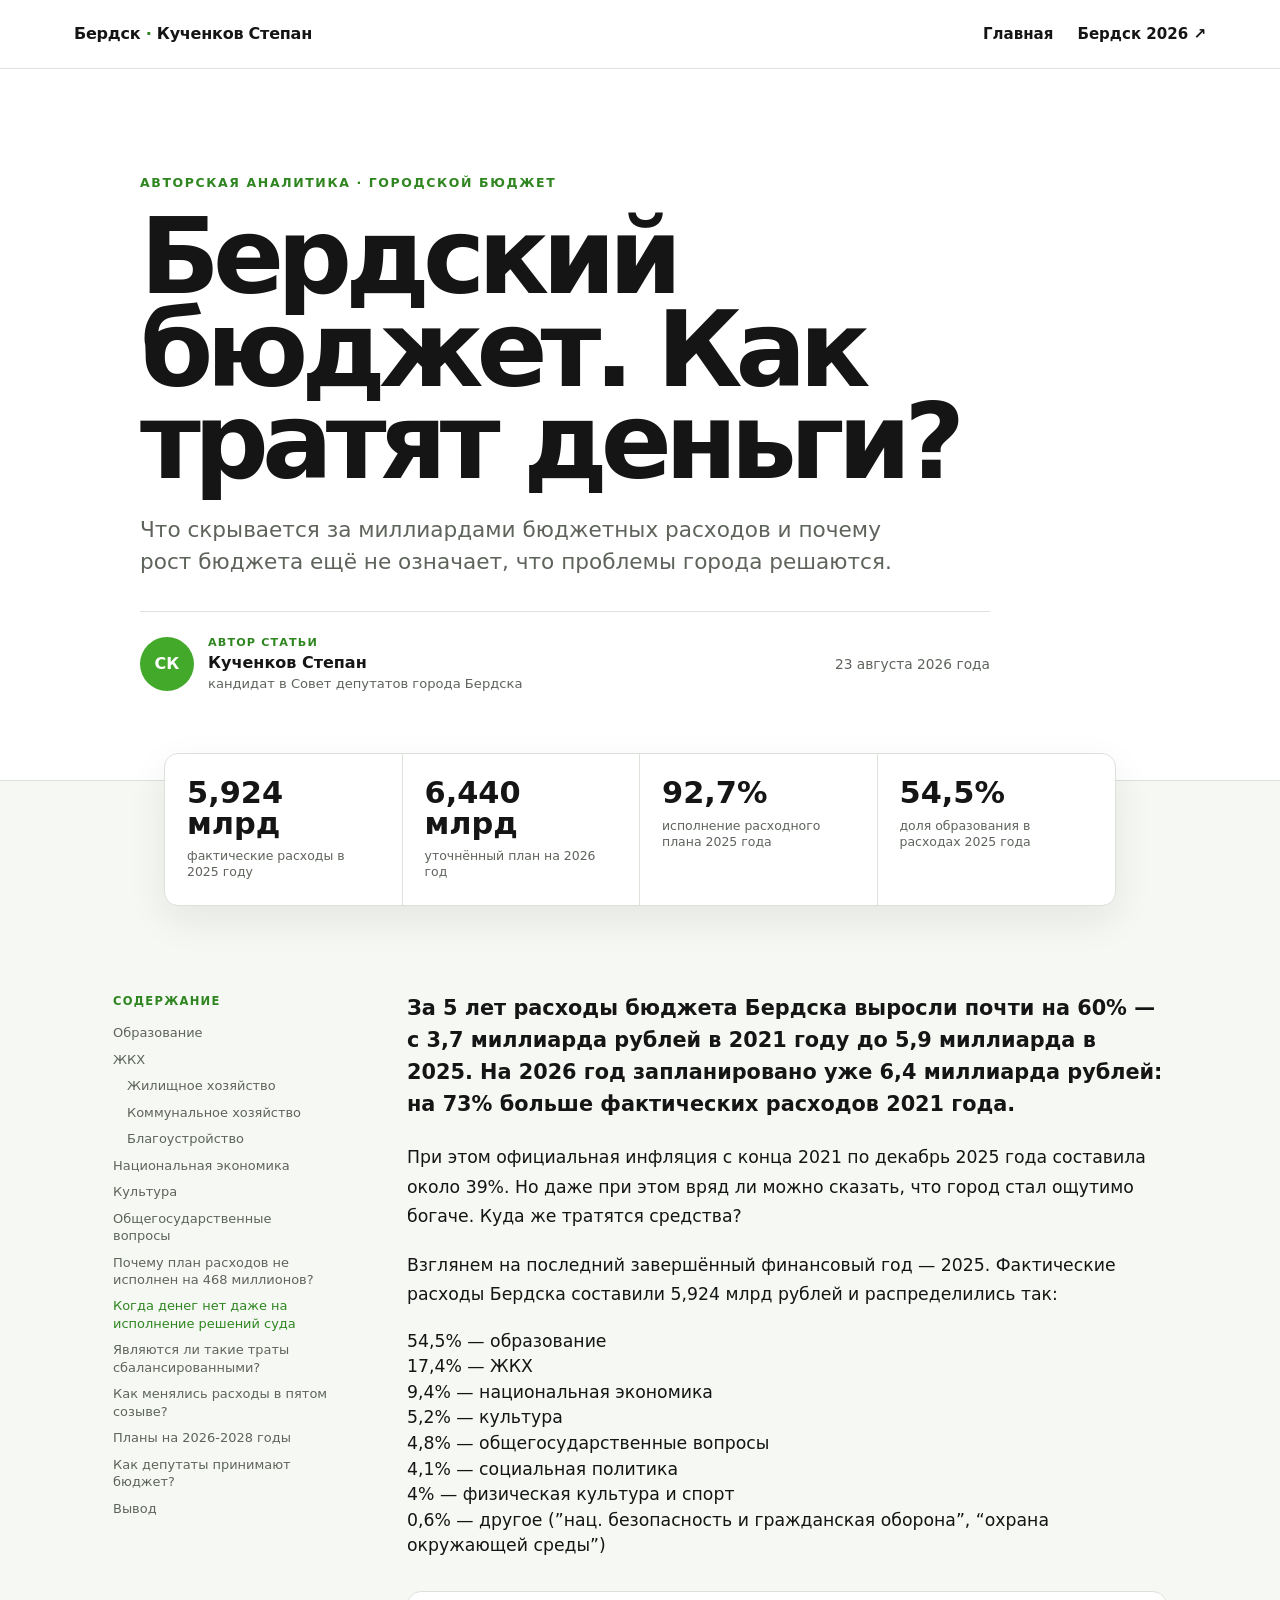
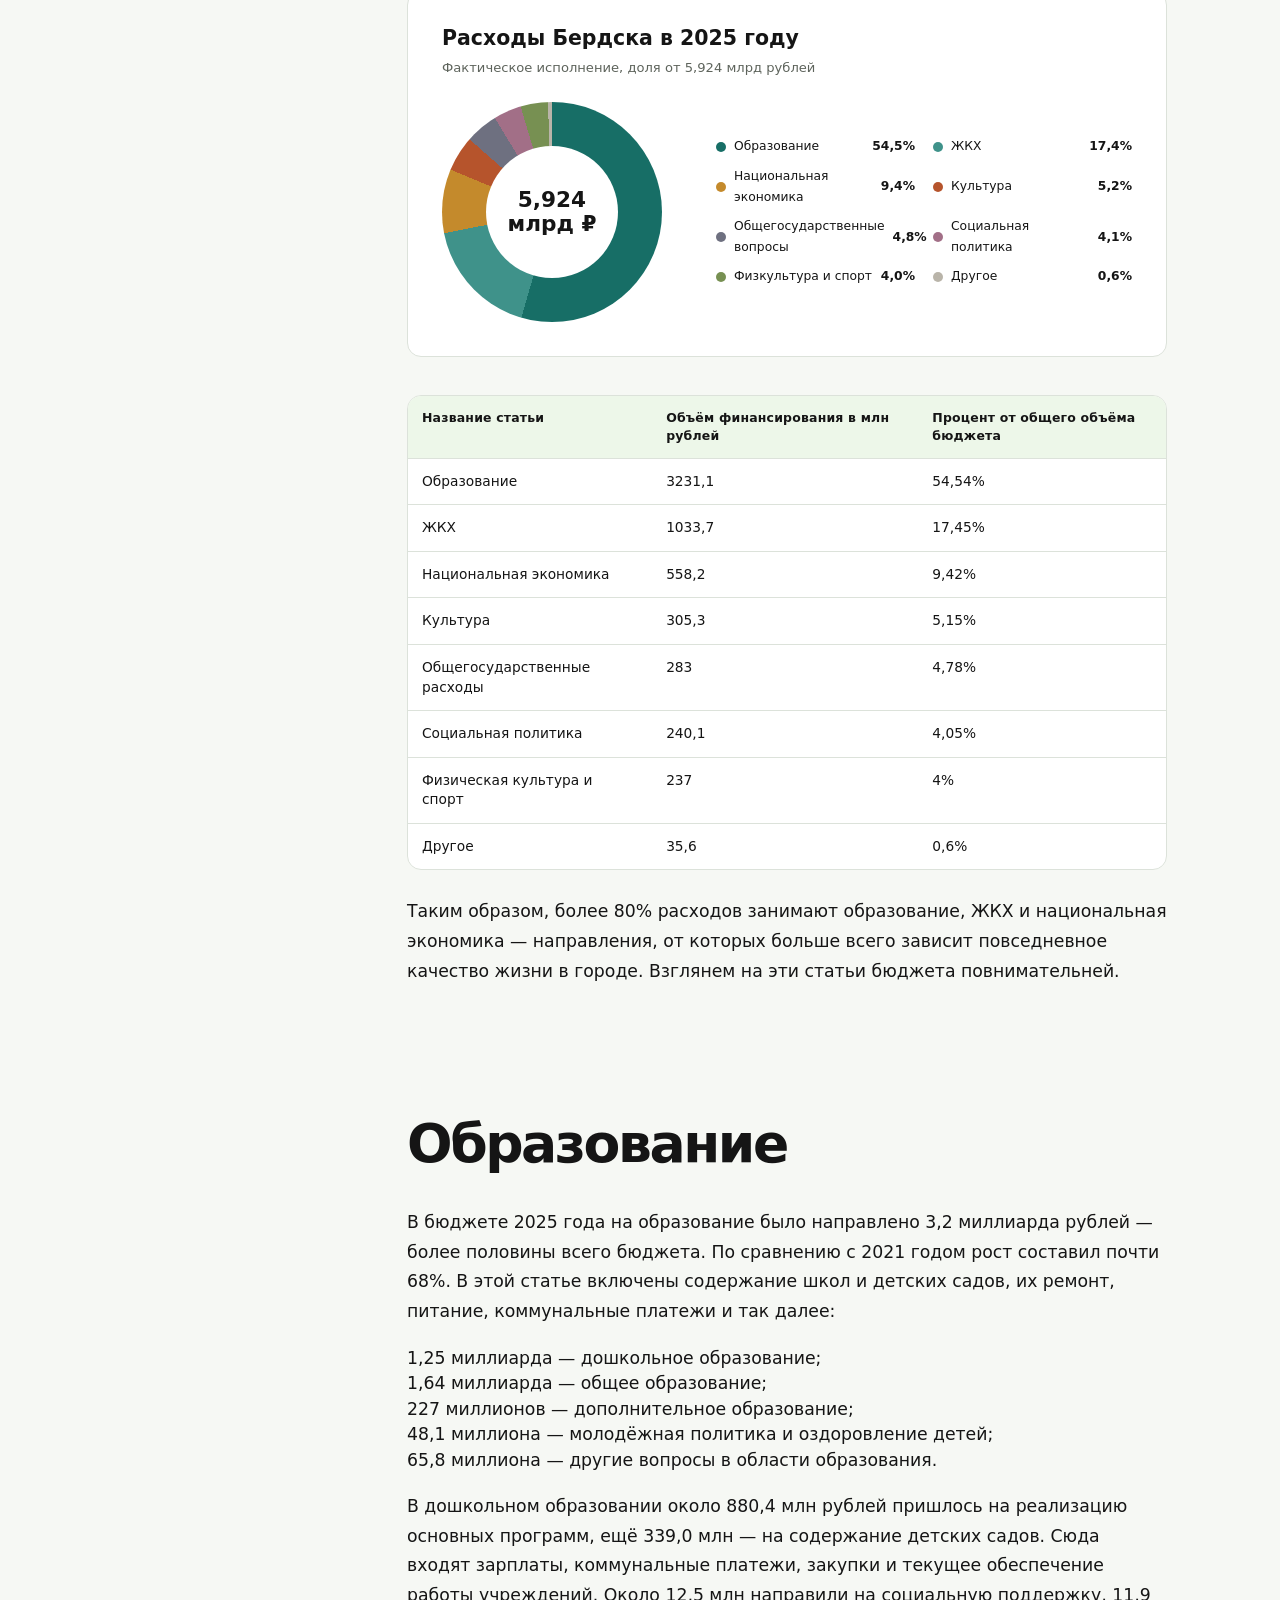
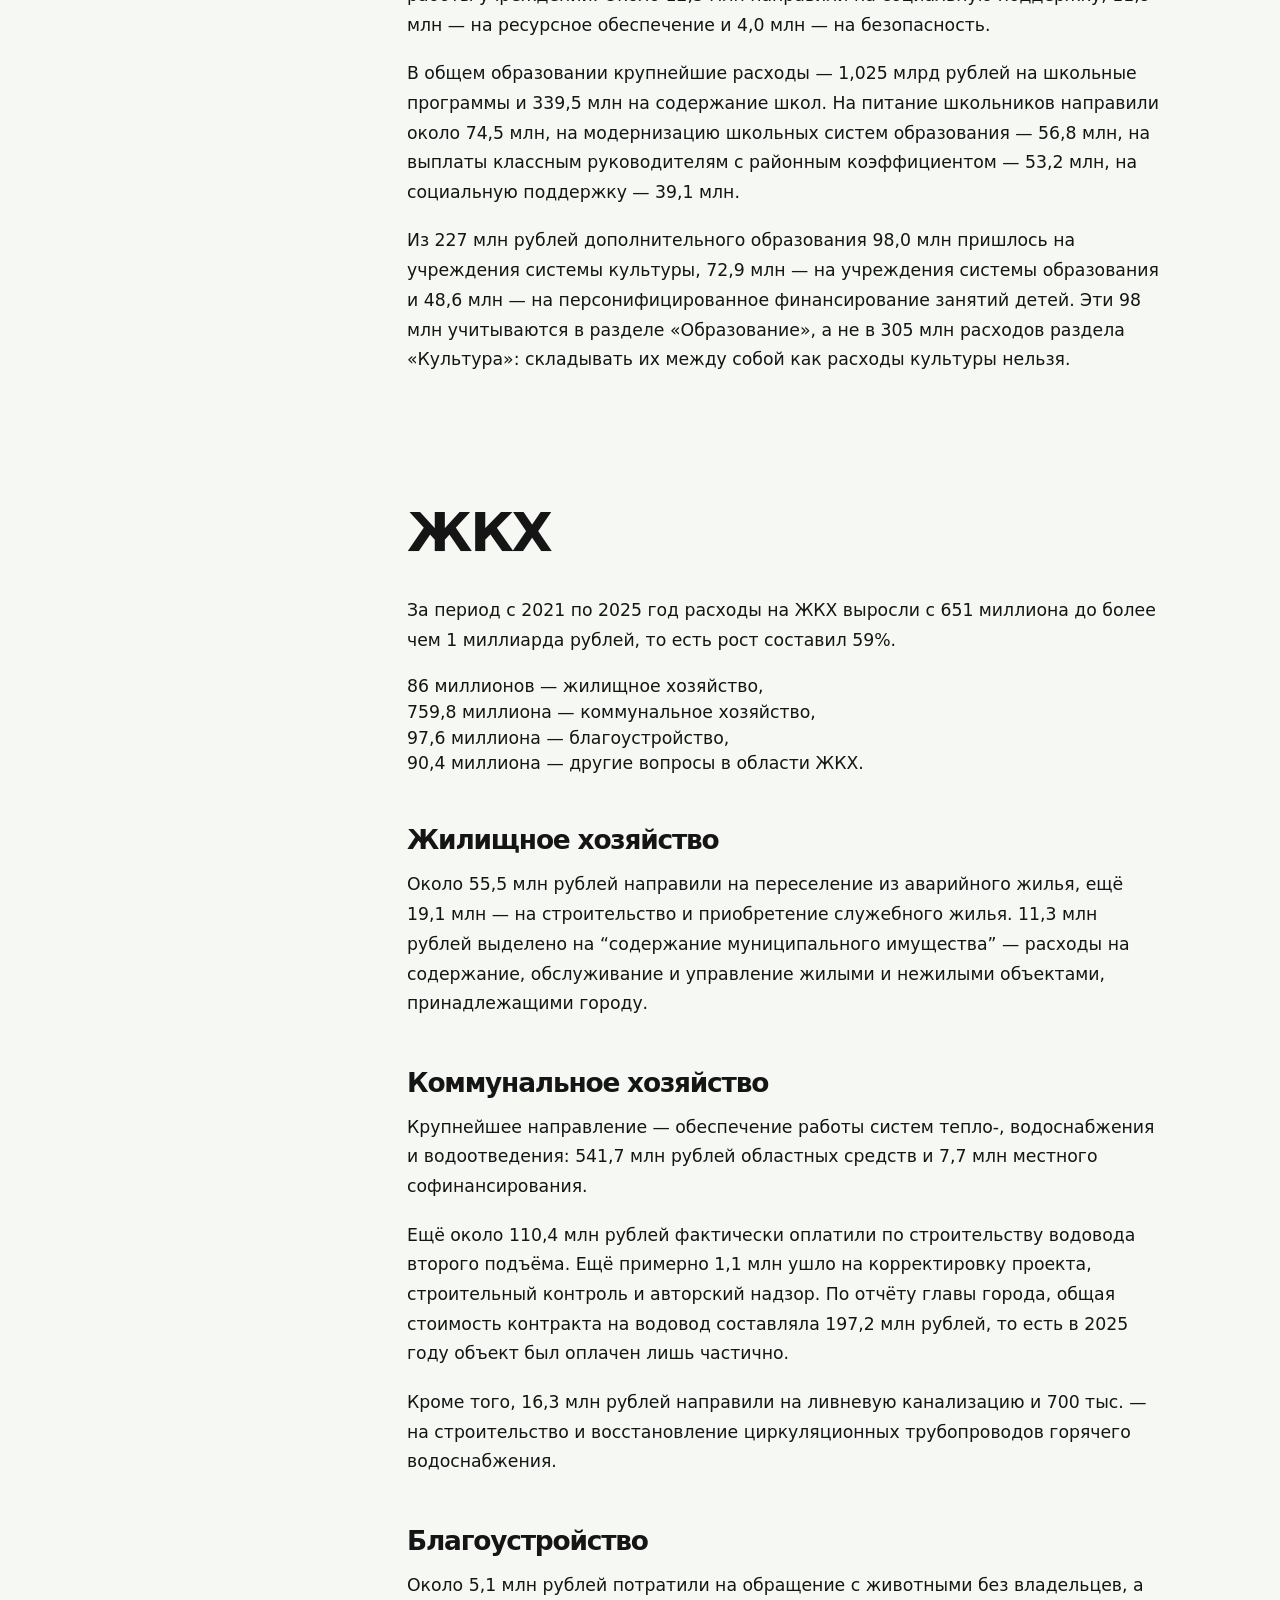
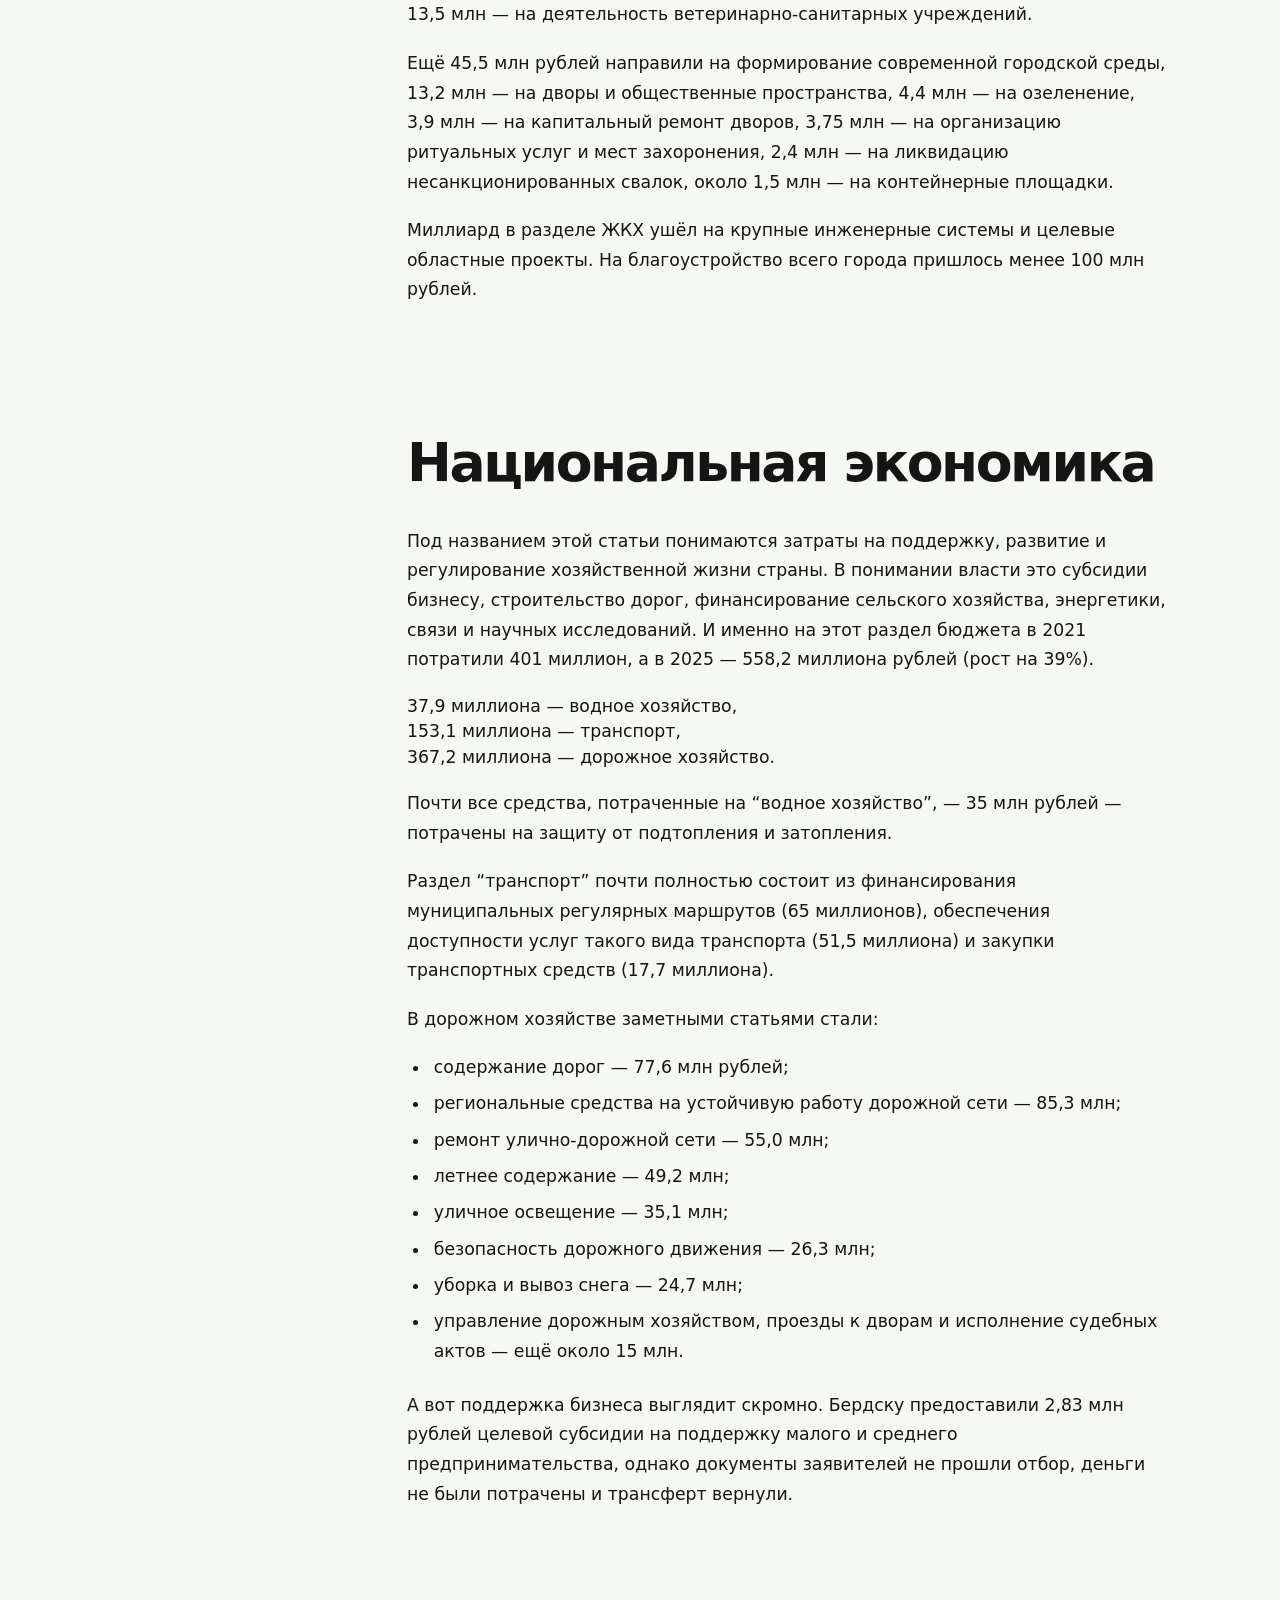
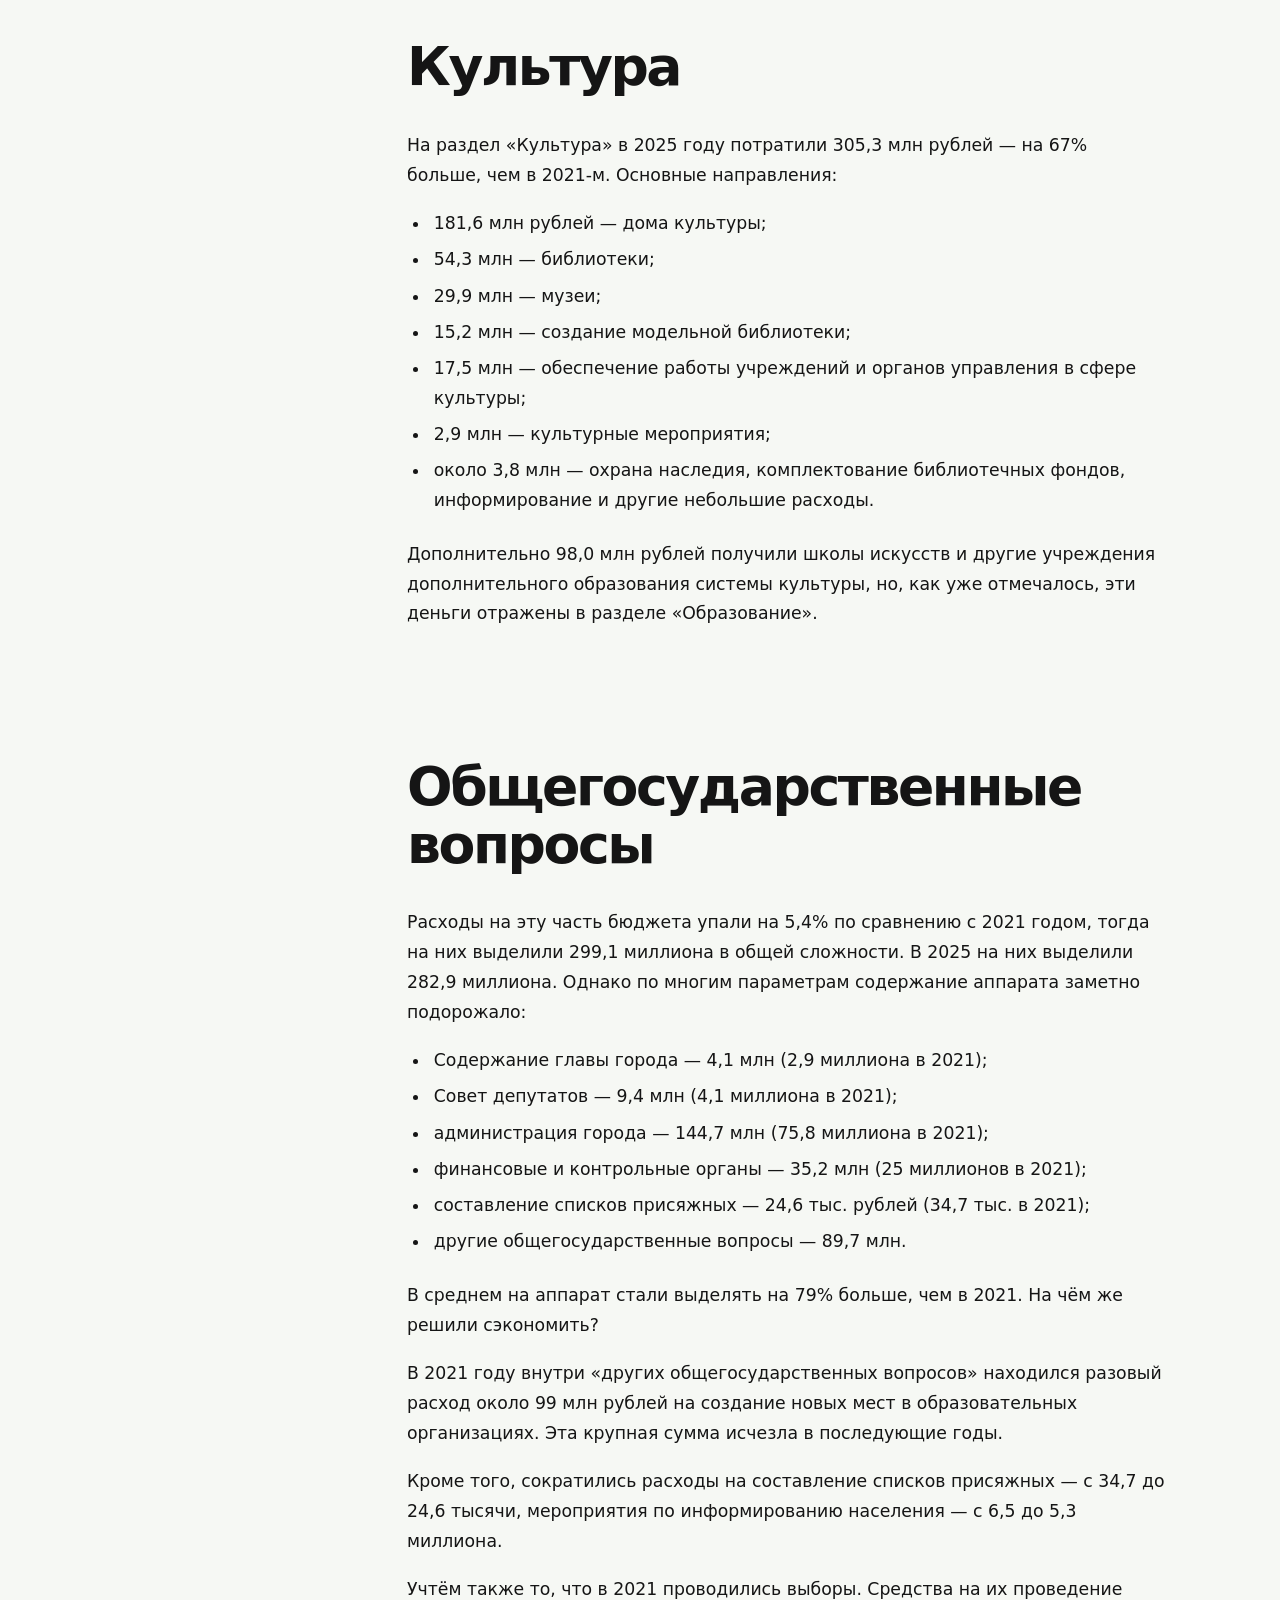
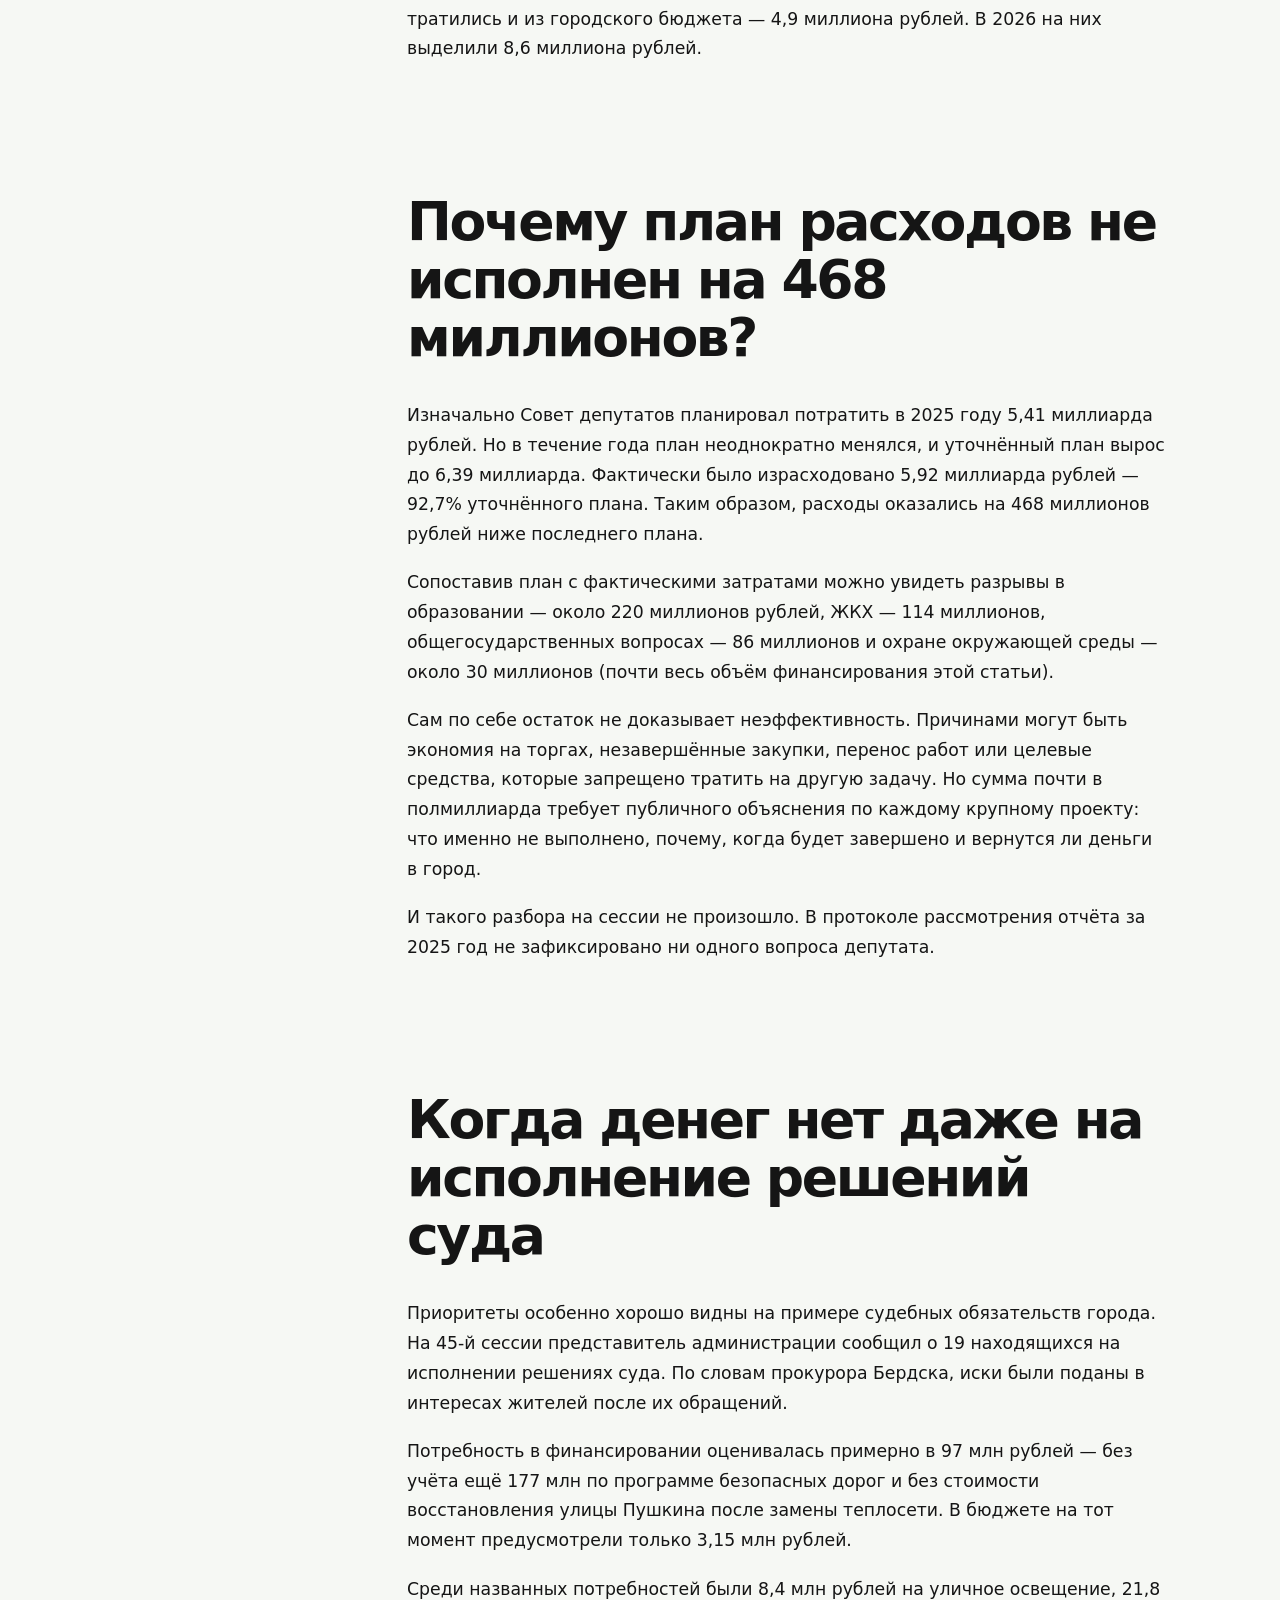
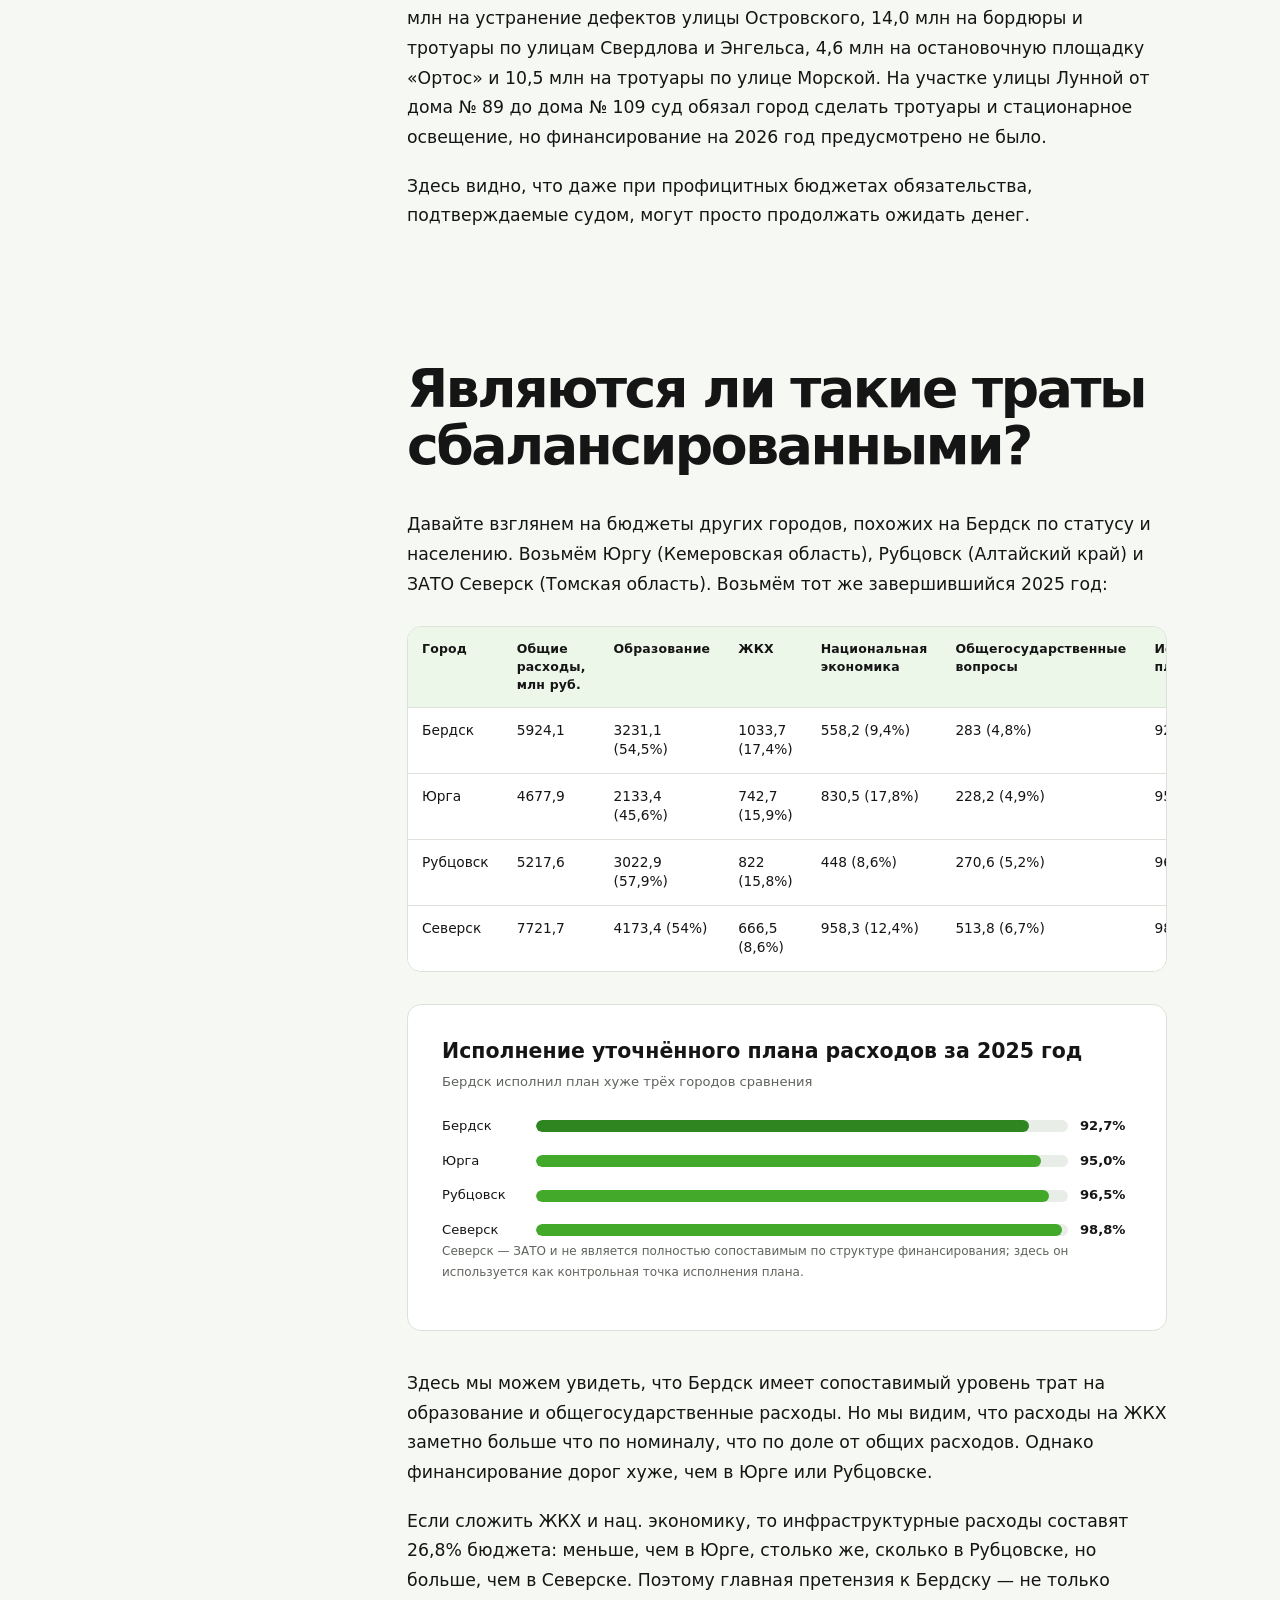
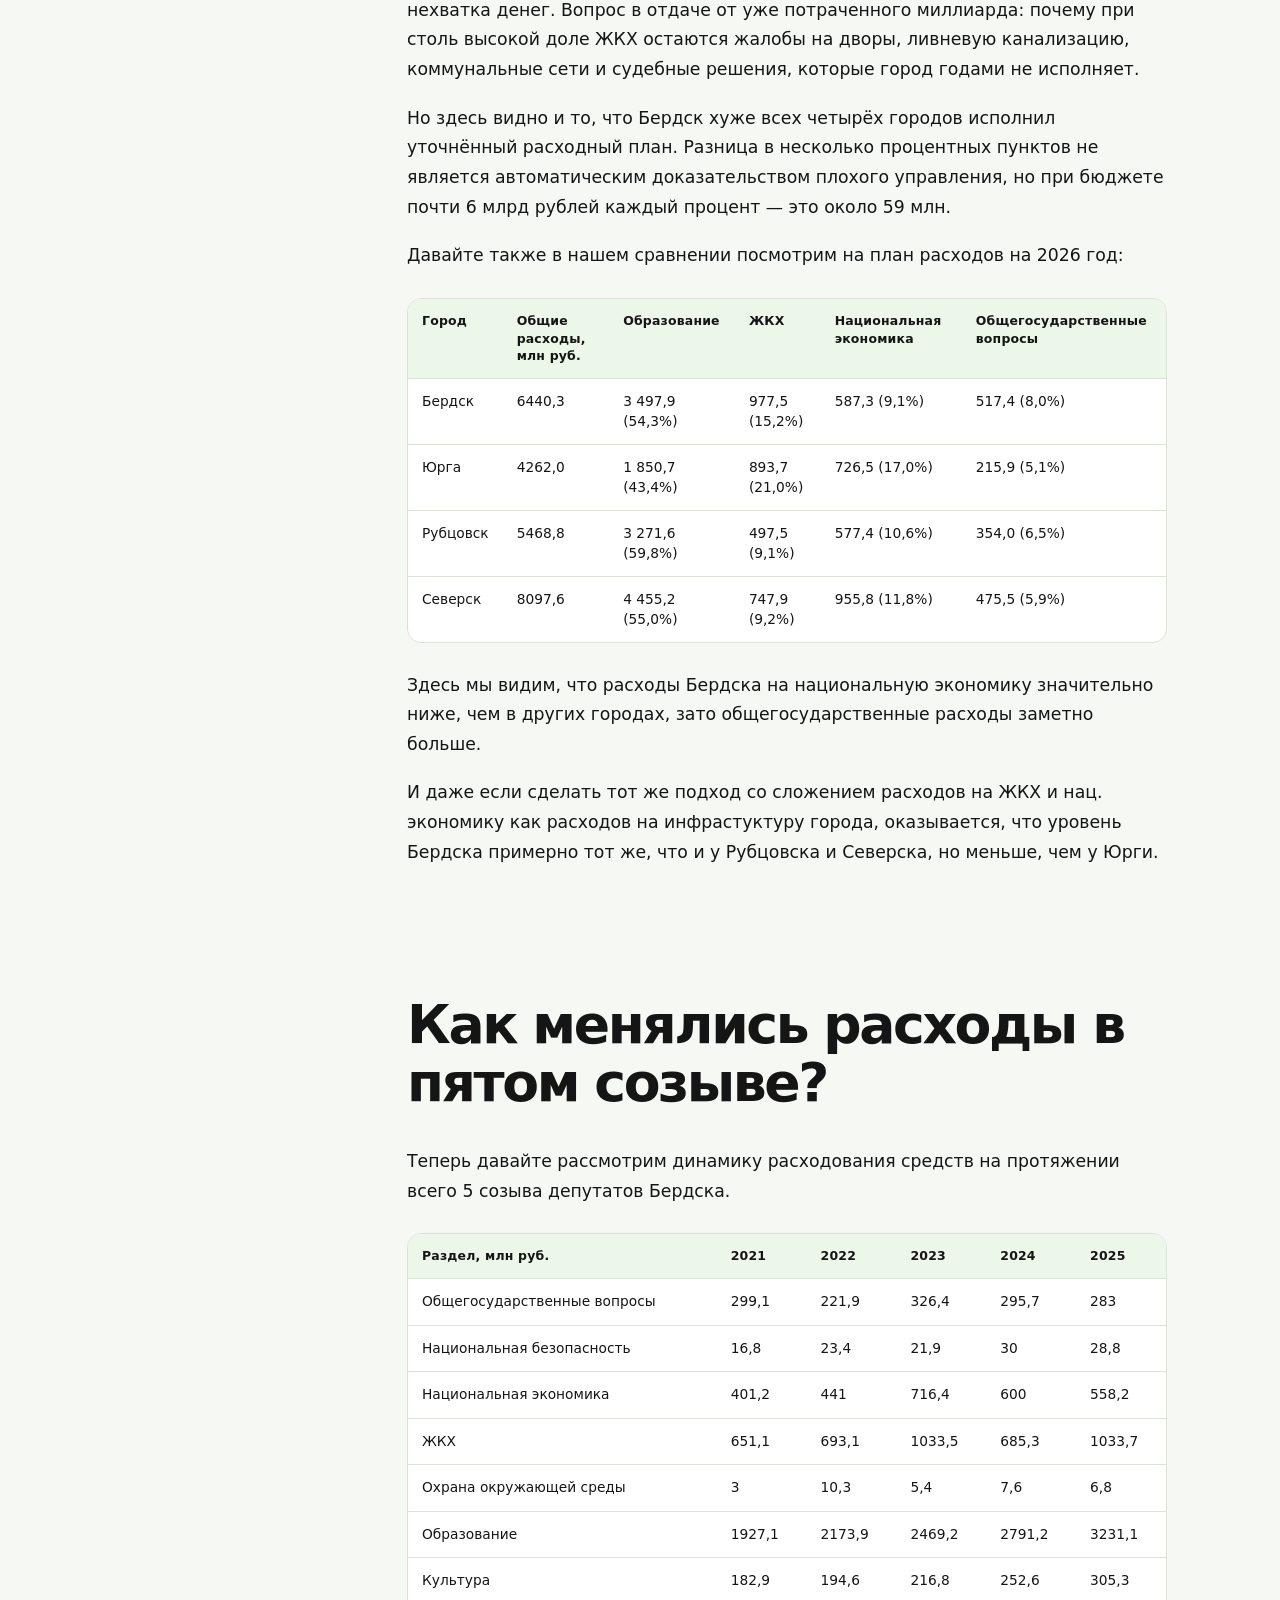
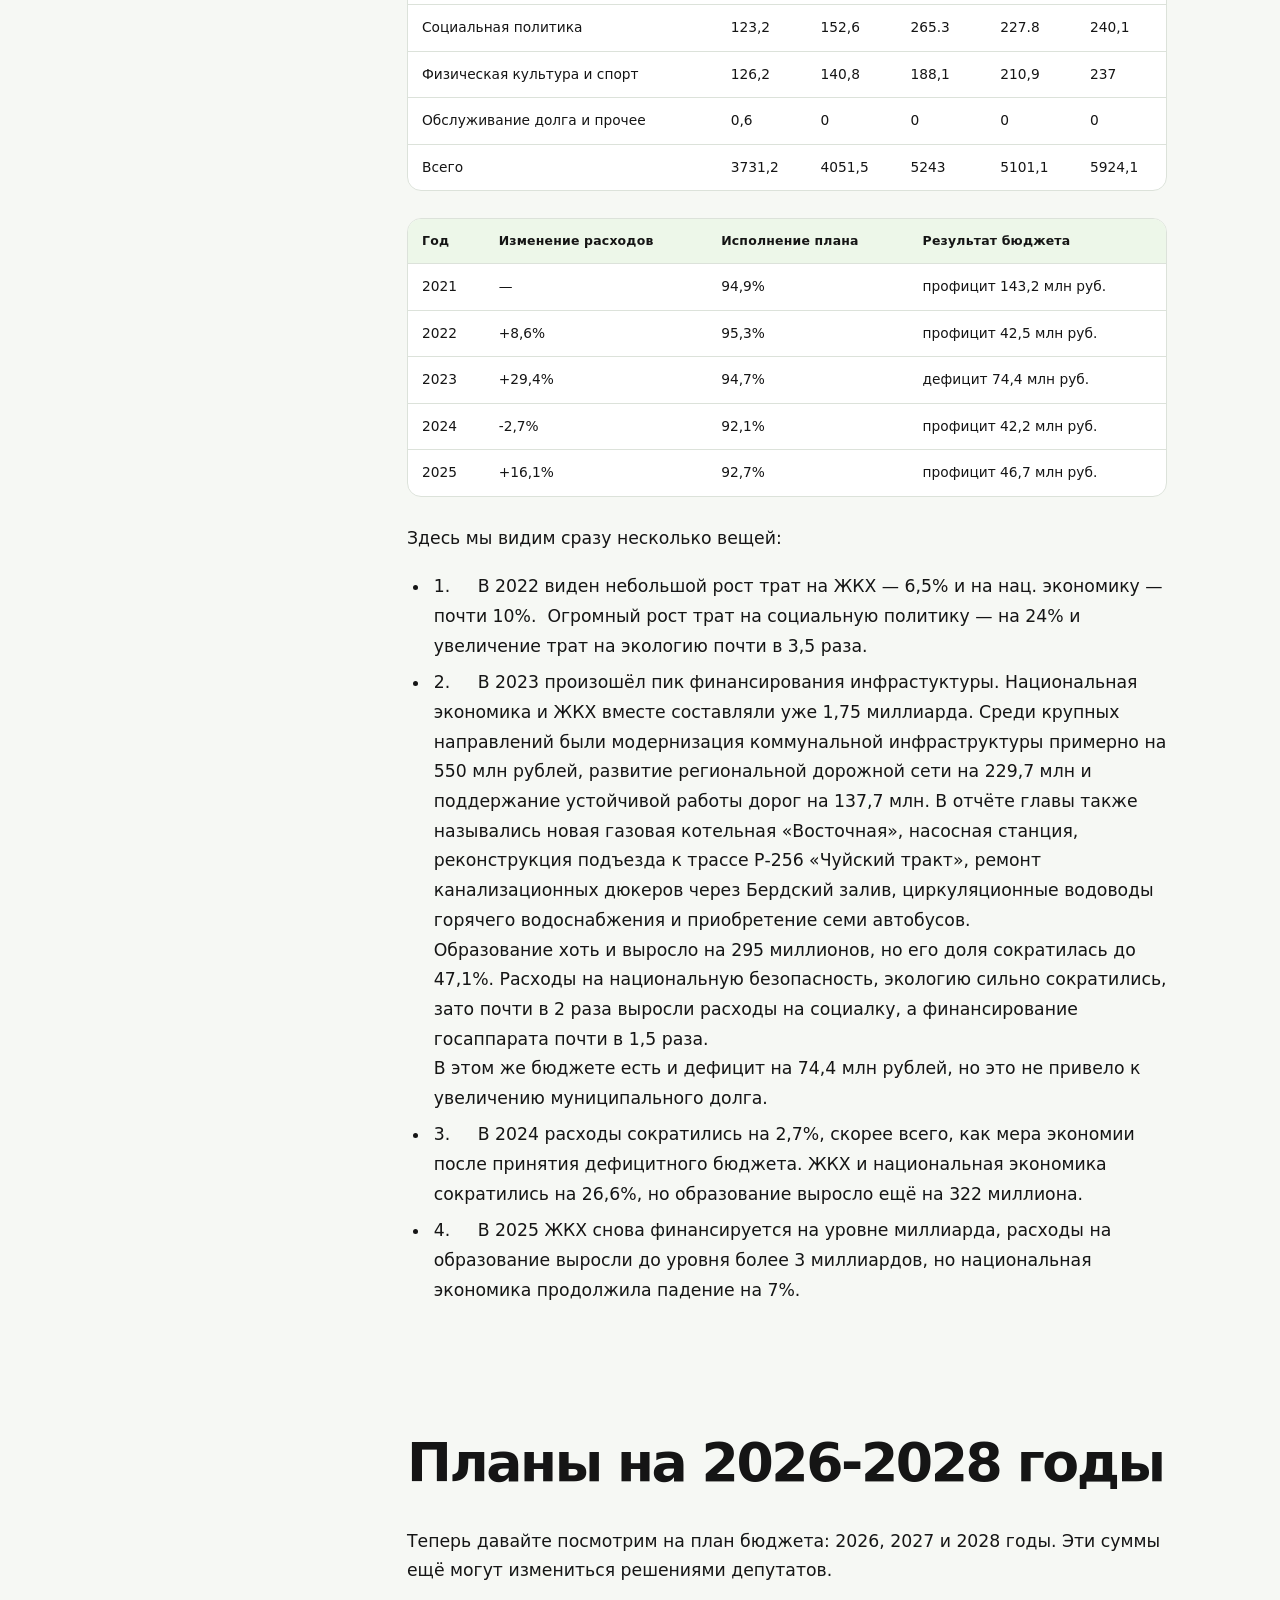
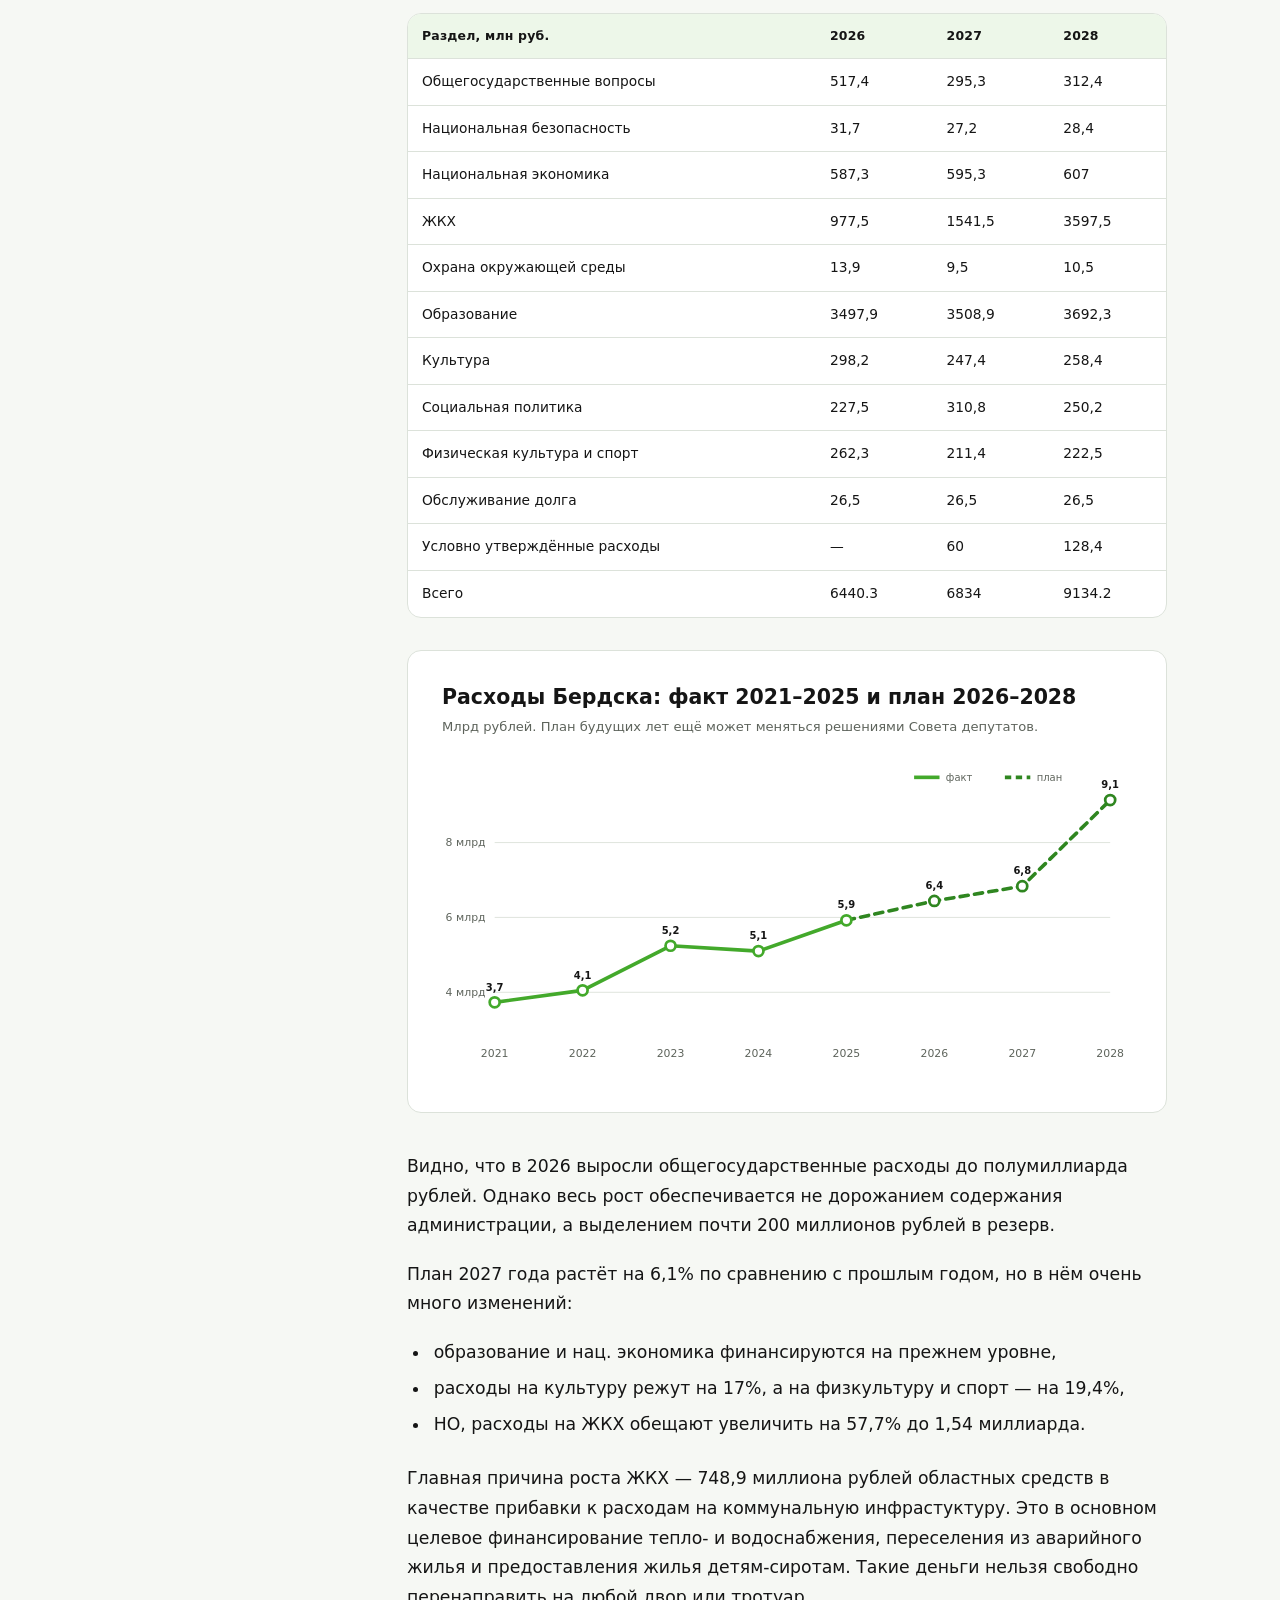
<file: articles/budget-spendings/index.html>
<!doctype html>
<html lang="ru">
<head>
  <meta charset="utf-8">
  <meta name="viewport" content="width=device-width,initial-scale=1">
  <title>Бердский бюджет. Как тратят деньги? — Степан Кученков</title>
  <meta name="description" content="Подробный разбор расходов бюджета Бердска за 2021–2028 годы, исполнения планов и голосований депутатов.">
  <meta name="author" content="Степан Кученков">
  <meta name="color-scheme" content="light dark">
  <meta name="theme-color" content="#ffffff" media="(prefers-color-scheme: light)">
  <meta name="theme-color" content="#111311" media="(prefers-color-scheme: dark)">
  <meta property="og:type" content="article">
  <meta property="og:title" content="Бердский бюджет. Как тратят деньги?">
  <meta property="og:description" content="Куда уходят миллиарды и почему большой бюджет не гарантирует решённых проблем.">
  <meta property="og:image" content="https://netscapenav.github.io/berdsk/assets/og-budget.svg">
  <meta property="og:url" content="https://netscapenav.github.io/berdsk/articles/budget-spendings/">
  <link rel="canonical" href="https://netscapenav.github.io/berdsk/articles/budget-spendings/">
  <link rel="icon" href="../../assets/favicon.svg" type="image/svg+xml">
  <link rel="stylesheet" href="../../assets/site.css?v=20260829-1">
  <script type="application/ld+json">{"@context":"https://schema.org","@type":"Article","headline":"Бердский бюджет. Как тратят деньги?","datePublished":"2026-08-23","dateModified":"2026-08-24","inLanguage":"ru","author":{"@type":"Person","name":"Степан Кученков"},"publisher":{"@type":"Person","name":"Степан Кученков"}}</script>
</head>
<body>
  <a class="skip-link" href="#article">К статье</a>
  <div class="progress" data-progress aria-hidden="true"></div>
  <header class="site-header">
    <div class="header-inner">
      <a class="brand" href="../../">Бердск <span>·</span> Кученков Степан</a>
      <button class="nav-toggle" data-nav-toggle aria-expanded="false" aria-label="Открыть меню">Меню</button>
      <nav class="site-nav" data-site-nav aria-label="Основная навигация">
        <a href="../../">Главная</a>
        <a href="https://berdsk2026.ru/">Бердск 2026 <span aria-hidden="true">↗</span></a>
      </nav>
    </div>
  </header>

  <main>
    <header class="article-hero">
      <div class="article-hero-inner">
        <p class="eyebrow">Авторская аналитика · городской бюджет</p>
        <h1>Бердский бюджет. Как тратят деньги?</h1>
        <p class="article-deck">Что скрывается за миллиардами бюджетных расходов и почему рост бюджета ещё не означает, что проблемы города решаются.</p>
        <div class="author-card">
          <span class="author-mark" aria-hidden="true">СК</span>
          <span class="author-details"><small>Автор статьи</small><strong>Кученков Степан</strong><span>кандидат в Совет депутатов города Бердска</span></span>
          <time datetime="2026-08-23">23 августа 2026 года</time>
        </div>
      </div>
    </header>

    <div class="stat-strip" aria-label="Ключевые показатели">
      <div class="stats">
        <div class="stat"><b>5,924 млрд</b><span>фактические расходы в 2025 году</span></div>
        <div class="stat"><b>6,440 млрд</b><span>уточнённый план на 2026 год</span></div>
        <div class="stat"><b>92,7%</b><span>исполнение расходного плана 2025 года</span></div>
        <div class="stat"><b>54,5%</b><span>доля образования в расходах 2025 года</span></div>
      </div>
    </div>

    <div class="article-layout">
      <aside class="toc" aria-label="Содержание статьи"><p class="toc-title">Содержание</p><ol data-toc></ol></aside>
      <article class="article-body" id="article">
        <p>За 5 лет расходы бюджета Бердска выросли почти на 60% — с 3,7 миллиарда рублей в 2021 году до 5,9 миллиарда в 2025. На 2026 год запланировано уже 6,4 миллиарда рублей: на 73% больше фактических расходов 2021 года.</p>
<p>При этом официальная инфляция с конца 2021 по декабрь 2025 года составила около 39%. Но даже при этом вряд ли можно сказать, что город стал ощутимо богаче. Куда же тратятся средства?</p>
<p>Взглянем на последний завершённый финансовый год — 2025. Фактические расходы Бердска составили 5,924 млрд рублей и распределились так:</p>
<p class="compact-lines">54,5% — образование<br>17,4% — ЖКХ<br>9,4% — национальная экономика<br>5,2% — культура<br>4,8% — общегосударственные вопросы<br>4,1% — социальная политика<br>4% — физическая культура и спорт<br>0,6% — другое (”нац. безопасность и гражданская оборона”, “охрана окружающей среды”)</p>
<figure class="chart-card" aria-labelledby="spending-2025-title"><figcaption id="spending-2025-title"><strong>Расходы Бердска в 2025 году</strong><span>Фактическое исполнение, доля от 5,924 млрд рублей</span></figcaption><div class="donut-grid"><div class="donut" role="img" aria-label="Образование 54,5 процента, ЖКХ 17,4 процента, национальная экономика 9,4 процента, остальные разделы 18,7 процента"></div><div class="legend"><div class="legend-item"><span class="swatch" style="background:#176e66"></span><span>Образование</span><b>54,5%</b></div><div class="legend-item"><span class="swatch" style="background:#3f928a"></span><span>ЖКХ</span><b>17,4%</b></div><div class="legend-item"><span class="swatch" style="background:#c48a2c"></span><span>Национальная экономика</span><b>9,4%</b></div><div class="legend-item"><span class="swatch" style="background:#b6542c"></span><span>Культура</span><b>5,2%</b></div><div class="legend-item"><span class="swatch" style="background:#6e7080"></span><span>Общегосударственные вопросы</span><b>4,8%</b></div><div class="legend-item"><span class="swatch" style="background:#a26f87"></span><span>Социальная политика</span><b>4,1%</b></div><div class="legend-item"><span class="swatch" style="background:#779052"></span><span>Физкультура и спорт</span><b>4,0%</b></div><div class="legend-item"><span class="swatch" style="background:#b9b4a9"></span><span>Другое</span><b>0,6%</b></div></div></div></figure>
<div class="table-wrap" tabindex="0" role="region" aria-label="Таблица с бюджетными данными"><table><thead><tr><th scope="col">Название статьи</th><th scope="col">Объём финансирования в млн рублей</th><th scope="col">Процент от общего объёма бюджета</th></tr></thead><tbody><tr><td>Образование</td><td>3231,1</td><td>54,54%</td></tr><tr><td>ЖКХ</td><td>1033,7</td><td>17,45%</td></tr><tr><td>Национальная экономика</td><td>558,2</td><td>9,42%</td></tr><tr><td>Культура</td><td>305,3</td><td>5,15%</td></tr><tr><td>Общегосударственные расходы</td><td>283</td><td>4,78%</td></tr><tr><td>Социальная политика</td><td>240,1</td><td>4,05%</td></tr><tr><td>Физическая культура и спорт</td><td>237</td><td>4%</td></tr><tr><td>Другое</td><td>35,6</td><td>0,6%</td></tr></tbody></table></div>
<p>Таким образом, более 80% расходов занимают образование, ЖКХ и национальная экономика — направления, от которых больше всего зависит повседневное качество жизни в городе. Взглянем на эти статьи бюджета повнимательней.</p>
<h2 id="obrazovanie">Образование</h2>
<p>В бюджете 2025 года на образование было направлено 3,2 миллиарда рублей — более половины всего бюджета. По сравнению с 2021 годом рост составил почти 68%. В этой статье включены содержание школ и детских садов, их ремонт, питание, коммунальные платежи и так далее:</p>
<p class="compact-lines">1,25 миллиарда — дошкольное образование;<br>1,64 миллиарда — общее образование;<br>227 миллионов — дополнительное образование;<br>48,1 миллиона — молодёжная политика и оздоровление детей;<br>65,8 миллиона — другие вопросы в области образования.</p>
<p>В дошкольном образовании около 880,4 млн рублей пришлось на реализацию основных программ, ещё 339,0 млн — на содержание детских садов. Сюда входят зарплаты, коммунальные платежи, закупки и текущее обеспечение работы учреждений. Около 12,5 млн направили на социальную поддержку, 11,9 млн — на ресурсное обеспечение и 4,0 млн — на безопасность.</p>
<p>В общем образовании крупнейшие расходы — 1,025 млрд рублей на школьные программы и 339,5 млн на содержание школ. На питание школьников направили около 74,5 млн, на модернизацию школьных систем образования — 56,8 млн, на выплаты классным руководителям с районным коэффициентом — 53,2 млн, на социальную поддержку — 39,1 млн.</p>
<p>Из 227 млн рублей дополнительного образования 98,0 млн пришлось на учреждения системы культуры, 72,9 млн — на учреждения системы образования и 48,6 млн — на персонифицированное финансирование занятий детей. Эти 98 млн учитываются в разделе «Образование», а не в 305 млн расходов раздела «Культура»: складывать их между собой как расходы культуры нельзя.</p>
<h2 id="zhkh">ЖКХ</h2>
<p>За период с 2021 по 2025 год расходы на ЖКХ выросли с 651 миллиона до более чем 1 миллиарда рублей, то есть рост составил 59%.</p>
<p class="compact-lines">86 миллионов — жилищное хозяйство,<br>759,8 миллиона — коммунальное хозяйство,<br>97,6 миллиона — благоустройство,<br>90,4 миллиона — другие вопросы в области ЖКХ.</p>
<h3 id="zhilischnoe-hozyaystvo">Жилищное хозяйство</h3>
<p>Около 55,5 млн рублей направили на переселение из аварийного жилья, ещё 19,1 млн — на строительство и приобретение служебного жилья. 11,3 млн рублей выделено на “содержание муниципального имущества” — расходы на содержание, обслуживание и управление жилыми и нежилыми объектами, принадлежащими городу.</p>
<h3 id="kommunalnoe-hozyaystvo">Коммунальное хозяйство</h3>
<p>Крупнейшее направление — обеспечение работы систем тепло-, водоснабжения и водоотведения: 541,7 млн рублей областных средств и 7,7 млн местного софинансирования.</p>
<p>Ещё около 110,4 млн рублей фактически оплатили по строительству водовода второго подъёма. Ещё примерно 1,1 млн ушло на корректировку проекта, строительный контроль и авторский надзор. По отчёту главы города, общая стоимость контракта на водовод составляла 197,2 млн рублей, то есть в 2025 году объект был оплачен лишь частично.</p>
<p>Кроме того, 16,3 млн рублей направили на ливневую канализацию и 700 тыс. — на строительство и восстановление циркуляционных трубопроводов горячего водоснабжения.</p>
<h3 id="blagoustroystvo">Благоустройство</h3>
<p>Около 5,1 млн рублей потратили на обращение с животными без владельцев, а 13,5 млн — на деятельность ветеринарно-санитарных учреждений.</p>
<p>Ещё 45,5 млн рублей направили на формирование современной городской среды, 13,2 млн — на дворы и общественные пространства, 4,4 млн — на озеленение, 3,9 млн — на капитальный ремонт дворов, 3,75 млн — на организацию ритуальных услуг и мест захоронения, 2,4 млн — на ликвидацию несанкционированных свалок, около 1,5 млн — на контейнерные площадки.</p>
<p>Миллиард в разделе ЖКХ ушёл на крупные инженерные системы и целевые областные проекты. На благоустройство всего города пришлось менее 100 млн рублей.</p>
<h2 id="natsionalnaya-ekonomika">Национальная экономика</h2>
<p>Под названием этой статьи понимаются затраты на поддержку, развитие и регулирование хозяйственной жизни страны. В понимании власти это субсидии бизнесу, строительство дорог, финансирование сельского хозяйства, энергетики, связи и научных исследований. И именно на этот раздел бюджета в 2021 потратили 401 миллион, а в 2025 — 558,2 миллиона рублей (рост на 39%).</p>
<p class="compact-lines">37,9 миллиона — водное хозяйство,<br>153,1 миллиона — транспорт,<br>367,2 миллиона — дорожное хозяйство.</p>
<p>Почти все средства, потраченные на “водное хозяйство”, — 35 млн рублей — потрачены на защиту от подтопления и затопления.</p>
<p>Раздел “транспорт” почти полностью состоит из финансирования муниципальных регулярных маршрутов (65 миллионов), обеспечения доступности услуг такого вида транспорта (51,5 миллиона) и закупки транспортных средств (17,7 миллиона).</p>
<p>В дорожном хозяйстве заметными статьями стали:</p>
<ul><li>содержание дорог — 77,6 млн рублей;</li><li>региональные средства на устойчивую работу дорожной сети — 85,3 млн;</li><li>ремонт улично-дорожной сети — 55,0 млн;</li><li>летнее содержание — 49,2 млн;</li><li>уличное освещение — 35,1 млн;</li><li>безопасность дорожного движения — 26,3 млн;</li><li>уборка и вывоз снега — 24,7 млн;</li><li>управление дорожным хозяйством, проезды к дворам и исполнение судебных актов — ещё около 15 млн.</li></ul>
<p>А вот поддержка бизнеса выглядит скромно. Бердску предоставили 2,83 млн рублей целевой субсидии на поддержку малого и среднего предпринимательства, однако документы заявителей не прошли отбор, деньги не были потрачены и трансферт вернули.</p>
<h2 id="kultura">Культура</h2>
<p>На раздел «Культура» в 2025 году потратили 305,3 млн рублей — на 67% больше, чем в 2021-м. Основные направления:</p>
<ul><li>181,6 млн рублей — дома культуры;</li><li>54,3 млн — библиотеки;</li><li>29,9 млн — музеи;</li><li>15,2 млн — создание модельной библиотеки;</li><li>17,5 млн — обеспечение работы учреждений и органов управления в сфере культуры;</li><li>2,9 млн — культурные мероприятия;</li><li>около 3,8 млн — охрана наследия, комплектование библиотечных фондов, информирование и другие небольшие расходы.</li></ul>
<p>Дополнительно 98,0 млн рублей получили школы искусств и другие учреждения дополнительного образования системы культуры, но, как уже отмечалось, эти деньги отражены в разделе «Образование».</p>
<h2 id="obschegosudarstvennye-voprosy">Общегосударственные вопросы</h2>
<p>Расходы на эту часть бюджета упали на 5,4% по сравнению с 2021 годом, тогда на них выделили 299,1 миллиона в общей сложности. В 2025 на них выделили 282,9 миллиона. Однако по многим параметрам содержание аппарата заметно подорожало:</p>
<ul><li>Содержание главы города — 4,1 млн (2,9 миллиона в 2021);</li><li>Совет депутатов — 9,4 млн (4,1 миллиона в 2021);</li><li>администрация города — 144,7 млн (75,8 миллиона в 2021);</li><li>финансовые и контрольные органы — 35,2 млн (25 миллионов в 2021);</li><li>составление списков присяжных — 24,6 тыс. рублей (34,7 тыс. в 2021);</li><li>другие общегосударственные вопросы — 89,7 млн.</li></ul>
<p>В среднем на аппарат стали выделять на 79% больше, чем в 2021. На чём же решили сэкономить?</p>
<p>В 2021 году внутри «других общегосударственных вопросов» находился разовый расход около 99 млн рублей на создание новых мест в образовательных организациях. Эта крупная сумма исчезла в последующие годы.</p>
<p>Кроме того, сократились расходы на составление списков присяжных — с 34,7 до 24,6 тысячи, мероприятия по информированию населения — с 6,5 до 5,3 миллиона.</p>
<p>Учтём также то, что в 2021 проводились выборы. Средства на их проведение тратились и из городского бюджета — 4,9 миллиона рублей. В 2026 на них выделили 8,6 миллиона рублей.</p>
<h2 id="pochemu-plan-rashodov-ne-ispolnen-na-468-millionov">Почему план расходов не исполнен на 468 миллионов?</h2>
<p>Изначально Совет депутатов планировал потратить в 2025 году 5,41 миллиарда рублей. Но в течение года план неоднократно менялся, и уточнённый план вырос до 6,39 миллиарда. Фактически было израсходовано 5,92 миллиарда рублей — 92,7% уточнённого плана. Таким образом, расходы оказались на 468 миллионов рублей ниже последнего плана.</p>
<p>Сопоставив план с фактическими затратами можно увидеть разрывы в образовании — около 220 миллионов рублей, ЖКХ — 114 миллионов, общегосударственных вопросах — 86 миллионов и охране окружающей среды — около 30 миллионов (почти весь объём финансирования этой статьи).</p>
<p>Сам по себе остаток не доказывает неэффективность. Причинами могут быть экономия на торгах, незавершённые закупки, перенос работ или целевые средства, которые запрещено тратить на другую задачу. Но сумма почти в полмиллиарда требует публичного объяснения по каждому крупному проекту: что именно не выполнено, почему, когда будет завершено и вернутся ли деньги в город.</p>
<p>И такого разбора на сессии не произошло. В протоколе рассмотрения отчёта за 2025 год не зафиксировано ни одного вопроса депутата.</p>
<h2 id="kogda-deneg-net-dazhe-na-ispolnenie-resheniy-suda">Когда денег нет даже на исполнение решений суда</h2>
<p>Приоритеты особенно хорошо видны на примере судебных обязательств города. На 45-й сессии представитель администрации сообщил о 19 находящихся на исполнении решениях суда. По словам прокурора Бердска, иски были поданы в интересах жителей после их обращений.</p>
<p>Потребность в финансировании оценивалась примерно в 97 млн рублей — без учёта ещё 177 млн по программе безопасных дорог и без стоимости восстановления улицы Пушкина после замены теплосети. В бюджете на тот момент предусмотрели только 3,15 млн рублей.</p>
<p>Среди названных потребностей были 8,4 млн рублей на уличное освещение, 21,8 млн на устранение дефектов улицы Островского, 14,0 млн на бордюры и тротуары по улицам Свердлова и Энгельса, 4,6 млн на остановочную площадку «Ортос» и 10,5 млн на тротуары по улице Морской. На участке улицы Лунной от дома № 89 до дома № 109 суд обязал город сделать тротуары и стационарное освещение, но финансирование на 2026 год предусмотрено не было.</p>
<p>Здесь видно, что даже при профицитных бюджетах обязательства, подтверждаемые судом, могут просто продолжать ожидать денег.</p>
<h2 id="yavlyayutsya-li-takie-traty-sbalansirovannymi">Являются ли такие траты сбалансированными?</h2>
<p>Давайте взглянем на бюджеты других городов, похожих на Бердск по статусу и населению. Возьмём Юргу (Кемеровская область), Рубцовск (Алтайский край) и ЗАТО Северск (Томская область). Возьмём тот же завершившийся 2025 год:</p>
<div class="table-wrap" tabindex="0" role="region" aria-label="Таблица с бюджетными данными"><table><thead><tr><th scope="col">Город</th><th scope="col">Общие расходы, млн руб.</th><th scope="col">Образование</th><th scope="col">ЖКХ</th><th scope="col">Национальная экономика</th><th scope="col">Общегосударственные вопросы</th><th scope="col">Исполнение плана</th></tr></thead><tbody><tr><td>Бердск</td><td>5924,1</td><td>3231,1 (54,5%)</td><td>1033,7 (17,4%)</td><td>558,2 (9,4%)</td><td>283 (4,8%)</td><td>92,7%</td></tr><tr><td>Юрга</td><td>4677,9</td><td>2133,4 (45,6%)</td><td>742,7 (15,9%)</td><td>830,5 (17,8%)</td><td>228,2 (4,9%)</td><td>95%</td></tr><tr><td>Рубцовск</td><td>5217,6</td><td>3022,9 (57,9%)</td><td>822 (15,8%)</td><td>448 (8,6%)</td><td>270,6 (5,2%)</td><td>96,5%</td></tr><tr><td>Северск</td><td>7721,7</td><td>4173,4 (54%)</td><td>666,5 (8,6%)</td><td>958,3 (12,4%)</td><td>513,8 (6,7%)</td><td>98,8%</td></tr></tbody></table></div>
<figure class="chart-card" aria-labelledby="cities-title"><figcaption id="cities-title"><strong>Исполнение уточнённого плана расходов за 2025 год</strong><span>Бердск исполнил план хуже трёх городов сравнения</span></figcaption><div class="bar-list"><div class="bar-row"><span>Бердск</span><div class="bar-track"><div class="bar-fill" style="width:92.7%"></div></div><b>92,7%</b></div><div class="bar-row"><span>Юрга</span><div class="bar-track"><div class="bar-fill" style="width:95.0%"></div></div><b>95,0%</b></div><div class="bar-row"><span>Рубцовск</span><div class="bar-track"><div class="bar-fill" style="width:96.5%"></div></div><b>96,5%</b></div><div class="bar-row"><span>Северск</span><div class="bar-track"><div class="bar-fill" style="width:98.8%"></div></div><b>98,8%</b></div></div><p class="chart-note">Северск — ЗАТО и не является полностью сопоставимым по структуре финансирования; здесь он используется как контрольная точка исполнения плана.</p></figure>
<p>Здесь мы можем увидеть, что Бердск имеет сопоставимый уровень трат на образование и общегосударственные расходы. Но мы видим, что расходы на ЖКХ заметно больше что по номиналу, что по доле от общих расходов. Однако финансирование дорог хуже, чем в Юрге или Рубцовске.</p>
<p>Если сложить ЖКХ и нац. экономику, то инфраструктурные расходы составят 26,8% бюджета: меньше, чем в Юрге, столько же, сколько в Рубцовске, но больше, чем в Северске. Поэтому главная претензия к Бердску — не только нехватка денег. Вопрос в отдаче от уже потраченного миллиарда: почему при столь высокой доле ЖКХ остаются жалобы на дворы, ливневую канализацию, коммунальные сети и судебные решения, которые город годами не исполняет.</p>
<p>Но здесь видно и то, что Бердск хуже всех четырёх городов исполнил уточнённый расходный план. Разница в несколько процентных пунктов не является автоматическим доказательством плохого управления, но при бюджете почти 6 млрд рублей каждый процент — это около 59 млн.</p>
<p>Давайте также в нашем сравнении посмотрим на план расходов на 2026 год:</p>
<div class="table-wrap" tabindex="0" role="region" aria-label="Таблица с бюджетными данными"><table><thead><tr><th scope="col">Город</th><th scope="col">Общие расходы, млн руб.</th><th scope="col">Образование</th><th scope="col">ЖКХ</th><th scope="col">Национальная экономика</th><th scope="col">Общегосударственные вопросы</th></tr></thead><tbody><tr><td>Бердск</td><td>6440,3</td><td>3 497,9 (54,3%)</td><td>977,5 (15,2%)</td><td>587,3 (9,1%)</td><td>517,4 (8,0%)</td></tr><tr><td>Юрга</td><td>4262,0</td><td>1 850,7 (43,4%)</td><td>893,7 (21,0%)</td><td>726,5 (17,0%)</td><td>215,9 (5,1%)</td></tr><tr><td>Рубцовск</td><td>5468,8</td><td>3 271,6 (59,8%)</td><td>497,5 (9,1%)</td><td>577,4 (10,6%)</td><td>354,0 (6,5%)</td></tr><tr><td>Северск</td><td>8097,6</td><td>4 455,2 (55,0%)</td><td>747,9 (9,2%)</td><td>955,8 (11,8%)</td><td>475,5 (5,9%)</td></tr></tbody></table></div>
<p>Здесь мы видим, что расходы Бердска на национальную экономику значительно ниже, чем в других городах, зато общегосударственные расходы заметно больше.</p>
<p>И даже если сделать тот же подход со сложением расходов на ЖКХ и нац. экономику как расходов на инфрастуктуру города, оказывается, что уровень Бердска примерно тот же, что и у Рубцовска и Северска, но меньше, чем у Юрги.</p>
<h2 id="kak-menyalis-rashody-v-pyatom-sozyve">Как менялись расходы в пятом созыве?</h2>
<p>Теперь давайте рассмотрим динамику расходования средств на протяжении всего 5 созыва депутатов Бердска.</p>
<div class="table-wrap" tabindex="0" role="region" aria-label="Таблица с бюджетными данными"><table><thead><tr><th scope="col">Раздел, млн руб.</th><th scope="col">2021</th><th scope="col">2022</th><th scope="col">2023</th><th scope="col">2024</th><th scope="col">2025</th></tr></thead><tbody><tr><td>Общегосударственные вопросы</td><td>299,1</td><td>221,9</td><td>326,4</td><td>295,7</td><td>283</td></tr><tr><td>Национальная безопасность</td><td>16,8</td><td>23,4</td><td>21,9</td><td>30</td><td>28,8</td></tr><tr><td>Национальная экономика</td><td>401,2</td><td>441</td><td>716,4</td><td>600</td><td>558,2</td></tr><tr><td>ЖКХ</td><td>651,1</td><td>693,1</td><td>1033,5</td><td>685,3</td><td>1033,7</td></tr><tr><td>Охрана окружающей среды</td><td>3</td><td>10,3</td><td>5,4</td><td>7,6</td><td>6,8</td></tr><tr><td>Образование</td><td>1927,1</td><td>2173,9</td><td>2469,2</td><td>2791,2</td><td>3231,1</td></tr><tr><td>Культура</td><td>182,9</td><td>194,6</td><td>216,8</td><td>252,6</td><td>305,3</td></tr><tr><td>Социальная политика</td><td>123,2</td><td>152,6</td><td>265.3</td><td>227.8</td><td>240,1</td></tr><tr><td>Физическая культура и спорт</td><td>126,2</td><td>140,8</td><td>188,1</td><td>210,9</td><td>237</td></tr><tr><td>Обслуживание долга и прочее</td><td>0,6</td><td>0</td><td>0</td><td>0</td><td>0</td></tr><tr><td>Всего</td><td>3731,2</td><td>4051,5</td><td>5243</td><td>5101,1</td><td>5924,1</td></tr></tbody></table></div>
<div class="table-wrap" tabindex="0" role="region" aria-label="Таблица с бюджетными данными"><table><thead><tr><th scope="col">Год</th><th scope="col">Изменение расходов</th><th scope="col">Исполнение плана</th><th scope="col">Результат бюджета</th></tr></thead><tbody><tr><td>2021</td><td>—</td><td>94,9%</td><td>профицит 143,2 млн руб.</td></tr><tr><td>2022</td><td>+8,6%</td><td>95,3%</td><td>профицит 42,5 млн руб.</td></tr><tr><td>2023</td><td>+29,4%</td><td>94,7%</td><td>дефицит 74,4 млн руб.</td></tr><tr><td>2024</td><td>-2,7%</td><td>92,1%</td><td>профицит 42,2 млн руб.</td></tr><tr><td>2025</td><td>+16,1%</td><td>92,7%</td><td>профицит 46,7 млн руб.</td></tr></tbody></table></div>
<p>Здесь мы видим сразу несколько вещей:</p>
<ul><li>1.     В 2022 виден небольшой рост трат на ЖКХ — 6,5% и на нац. экономику — почти 10%.  Огромный рост трат на социальную политику — на 24% и увеличение трат на экологию почти в 3,5 раза.</li><li>2.     В 2023 произошёл пик финансирования инфрастуктуры. Национальная экономика и ЖКХ вместе составляли уже 1,75 миллиарда. Среди крупных направлений были модернизация коммунальной инфраструктуры примерно на 550 млн рублей, развитие региональной дорожной сети на 229,7 млн и поддержание устойчивой работы дорог на 137,7 млн. В отчёте главы также назывались новая газовая котельная «Восточная», насосная станция, реконструкция подъезда к трассе Р-256 «Чуйский тракт», ремонт канализационных дюкеров через Бердский залив, циркуляционные водоводы горячего водоснабжения и приобретение семи автобусов.<br>Образование хоть и выросло на 295 миллионов, но его доля сократилась до 47,1%. Расходы на национальную безопасность, экологию сильно сократились, зато почти в 2 раза выросли расходы на социалку, а финансирование госаппарата почти в 1,5 раза.<br>В этом же бюджете есть и дефицит на 74,4 млн рублей, но это не привело к увеличению муниципального долга.</li><li>3.     В 2024 расходы сократились на 2,7%, скорее всего, как мера экономии после принятия дефицитного бюджета. ЖКХ и национальная экономика сократились на 26,6%, но образование выросло ещё на 322 миллиона.</li><li>4.     В 2025 ЖКХ снова финансируется на уровне миллиарда, расходы на образование выросли до уровня более 3 миллиардов, но национальная экономика продолжила падение на 7%.</li></ul>
<h2 id="plany-na-2026-2028-gody">Планы на 2026-2028 годы</h2>
<p>Теперь давайте посмотрим на план бюджета: 2026, 2027 и 2028 годы. Эти суммы ещё могут измениться решениями депутатов.</p>
<div class="table-wrap" tabindex="0" role="region" aria-label="Таблица с бюджетными данными"><table><thead><tr><th scope="col">Раздел, млн руб.</th><th scope="col">2026</th><th scope="col">2027</th><th scope="col">2028</th></tr></thead><tbody><tr><td>Общегосударственные вопросы</td><td>517,4</td><td>295,3</td><td>312,4</td></tr><tr><td>Национальная безопасность</td><td>31,7</td><td>27,2</td><td>28,4</td></tr><tr><td>Национальная экономика</td><td>587,3</td><td>595,3</td><td>607</td></tr><tr><td>ЖКХ</td><td>977,5</td><td>1541,5</td><td>3597,5</td></tr><tr><td>Охрана окружающей среды</td><td>13,9</td><td>9,5</td><td>10,5</td></tr><tr><td>Образование</td><td>3497,9</td><td>3508,9</td><td>3692,3</td></tr><tr><td>Культура</td><td>298,2</td><td>247,4</td><td>258,4</td></tr><tr><td>Социальная политика</td><td>227,5</td><td>310,8</td><td>250,2</td></tr><tr><td>Физическая культура и спорт</td><td>262,3</td><td>211,4</td><td>222,5</td></tr><tr><td>Обслуживание долга</td><td>26,5</td><td>26,5</td><td>26,5</td></tr><tr><td>Условно утверждённые расходы</td><td>—</td><td>60</td><td>128,4</td></tr><tr><td>Всего</td><td>6440.3</td><td>6834</td><td>9134.2</td></tr></tbody></table></div>
<figure class="chart-card trend-card" aria-labelledby="trend-title"><figcaption id="trend-title"><strong>Расходы Бердска: факт 2021–2025 и план 2026–2028</strong><span>Млрд рублей. План будущих лет ещё может меняться решениями Совета депутатов.</span></figcaption><svg class="chart-svg" data-budget-trend role="img" aria-label="Расходы выросли с 3,7 миллиарда рублей в 2021 году до плановых 9,1 миллиарда в 2028 году" viewBox="0 0 760 350"></svg><div class="trend-mobile" data-budget-trend-mobile aria-label="Расходы Бердска по годам"></div></figure>
<p>Видно, что в 2026 выросли общегосударственные расходы до полумиллиарда рублей. Однако весь рост обеспечивается не дорожанием содержания администрации, а выделением почти 200 миллионов рублей в резерв.</p>
<p>План 2027 года растёт на 6,1% по сравнению с прошлым годом, но в нём очень много изменений:</p>
<ul><li>образование и нац. экономика финансируются на прежнем уровне,</li><li>расходы на культуру режут на 17%, а на физкультуру и спорт — на 19,4%,</li><li>НО, расходы на ЖКХ обещают увеличить на 57,7% до 1,54 миллиарда.</li></ul>
<p>Главная причина роста ЖКХ — 748,9 миллиона рублей областных средств в качестве прибавки к расходам на коммунальную инфрастуктуру. Это в основном целевое финансирование тепло- и водоснабжения, переселения из аварийного жилья и предоставления жилья детям-сиротам. Такие деньги нельзя свободно перенаправить на любой двор или тротуар.</p>
<p>План 2028 года обещает расходы ЖКХ на уровне образования — 3,6 миллиарда рублей:</p>
<ul><li>около 1,681 млрд рублей областных и местных средств на проект теплоснабжения</li><li>почти 800 миллионов на модернизацию коммунальной среды,</li><li>почти 300 миллионов на строительство и реконструкцию объектов холодного водоснабжения и водоотведения,</li><li>почти 350 миллионов на функционирование систем тепло-, водоснабжения и водоотведения,</li><li>192,0 млн на жильё детям-сиротам.</li></ul>
<p>Одновременно с этим будут урезаны расходы на социальную политику — на 60,6 миллиона, а урезанные с 2027 года культура, спорт и нац. безопасность останутся почти на том же уровне. На экологию выделят на 1 миллион рублей больше. Все остальные разделы растут не более чем на 6%, а национальная экономика, где находятся средства на починку дорог, растёт всего на 2%.</p>
<p>Главная причина такой “небесной манны” видится в новом мэре — на единственном отчёте нового мэра Лапицкого, понравившегося областным властям, очень сильно акцентировалось внимание на решении коммунальных проблем. Более чем вероятно, что финансирование из областных средств идёт не просто так.</p>
<p>Таким образом ожидаемо слышать от депутатов обещаний благоустройства: это уже заложено в проект бюджетов нынешних властей. Вот только эти расходы вовсе не означают финансирования повседневных нужд города.</p>
<h2 id="kak-deputaty-prinimayut-byudzhet">Как депутаты принимают бюджет?</h2>
<p>Голосования за первоначальные бюджеты проходили так:</p>
<div class="table-wrap" tabindex="0" role="region" aria-label="Таблица с бюджетными данными"><table><thead><tr><th scope="col">Бюджет на год</th><th scope="col">За</th><th scope="col">Против</th><th scope="col">Воздержались</th></tr></thead><tbody><tr><td>2022</td><td>23</td><td>0</td><td>1</td></tr><tr><td>2023</td><td>23</td><td>1</td><td>1</td></tr><tr><td>2024</td><td>19</td><td>0</td><td>0</td></tr><tr><td>2025</td><td>23</td><td>0</td><td>0</td></tr><tr><td>2026</td><td>18</td><td>2</td><td>1</td></tr></tbody></table></div>
<p>Таким образом, ни один бюджет пятого созыва не встретил серьёзного сопротивления. Даже когда депутаты публично называли нерешённые проблемы, итоговые документы принимались подавляющим большинством.</p>
<p>При бюджете 2023 года Борис Арутюнов (округ №15, КПРФ) спрашивал, сколько из 175 наказов жителей обеспечено деньгами. Отдельной суммы ему не назвали: администрация объяснила, что наказы растворены внутри муниципальных программ. Несмотря на отсутствие понятного ответа, бюджет приняли 23 голосами против одного при одном воздержавшемся.</p>
<p>При бюджете 2024 года заместитель прокурора сообщил, что для исполнения судебных решений по дорогам и ЖКХ требуется более 243 млн рублей, тогда как в проекте предусмотрено 47,8 млн. Константин Гук (округ №27, КПРФ) указал, что в бюджете не видно решения вопросов транспортной доступности отдалённых районов, моста, канализационной насосной станции и водоснабжения микрорайона Южный, а глава города не присутствовал ни на комитетах, ни на сессии. После этого бюджет приняли единогласно — 19 голосами.</p>
<p>При бюджете 2025 года Арутюнов (округ №15, КПРФ) назвал 2,3 млн рублей на наказы по освещению недостаточной суммой для частного сектора. Исполняющий обязанности главы согласился с масштабом проблемы, но сказал, что городской бюджет её не вытянет. Результат — 23 голоса за, ни одного против или воздержавшегося.</p>
<p>Самое содержательное обсуждение возникло при бюджете 2026 года. Депутаты спорили о 600 тыс. рублей на консервацию лагеря имени Адмирала Нахимова и предупреждали, что сама консервация может стоить десятки миллионов. Поднимались вопросы финансирования новой должности заместителя главы, численности администрации и задержек ответов на депутатские запросы. Бюджет всё равно приняли 18 голосами против двух при одном воздержавшемся.</p>
<p>Опубликованные протоколы сообщают только общее число голосов и, как правило, не называют фамилии проголосовавших против или воздержавшихся. Поэтому по самим протоколам нельзя установить, кто именно не поддержал бюджеты 2023 и 2026 годов. Для органа, представляющего жителей, это отдельная проблема прозрачности.</p>
<p>В течение года первоначальный бюджет меняется много раз. Именно поправками могут добавляться миллионы областных средств, увеличиваться дефицит, переноситься ассигнования между направлениями</p>
<div class="table-wrap" tabindex="0" role="region" aria-label="Таблица с бюджетными данными"><table><thead><tr><th scope="col">Решение</th><th scope="col">Содержание</th><th scope="col">Голосование (за/против/воздержался)</th></tr></thead><tbody><tr><td>№386, бюджет 2025</td><td>Доходы увеличили на 364,6 млн рублей, в основном за счёт областных средств. Расходы выросли на 428,7 млн, дорожный фонд — на 6,8 млн, а дефицит — на 64,1 млн рублей.</td><td>20-0-1</td></tr><tr><td>№394, бюджет 2025</td><td>Добавили 11,0 млн рублей госпошлины и 17,0 млн областных средств. Дополнительные деньги направили прежде всего на обеспечение установленного уровня зарплат работников бюджетной сферы; дефицит не увеличивали.</td><td>24-0-0</td></tr><tr><td>№400, бюджет 2025</td><td>Без увеличения доходов добавили 5,25 млн рублей расходов: около 4,35 млн — Экономическому лицею на дополнительные затраты при капитальном ремонте и оснащении, ещё 0,9 млн — на покупку городской новогодней ёлки. На всю сумму вырос дефицит.</td><td>23-0-0</td></tr><tr><td>№409, бюджет 2025</td><td>В конце года бюджет получил ещё 512,97 млн рублей целевых областных средств. Доходы и расходы увеличили на одинаковую сумму, собственные доходы и дефицит не изменились; одновременно провели перераспределения между распорядителями.</td><td>21-1-0</td></tr><tr><td>№431, бюджет 2026</td><td>Общие суммы бюджета не меняли. Обычный предельный аванс по муниципальным контрактам снизили с 20 до 10%, но добавили случаи, когда разрешён аванс до 100%, и уточнили правила казначейского сопровождения.</td><td>21-1-0</td></tr><tr><td>№443, бюджет 2026-2028</td><td>На 2026 год добавили 361,3 млн рублей целевых областных средств; на ту же сумму выросли расходы, дефицит не изменился. Дорожный фонд увеличили на 10,5 млн, резервный фонд администрации сократили примерно на 2 млн. План 2028 года одновременно вырос на 1,663 млрд рублей — до 9,134 млрд.</td><td>18-0-0</td></tr><tr><td>№455, бюджет 2026-2028</td><td>Доходы 2026 года увеличили на 197,7 млн рублей: 188,2 млн областных средств и 9,5 млн платы за негативное воздействие на окружающую среду. Расходы выросли на 201,0 млн, дорожный фонд — на 85,9 млн, дефицит — на 3,3 млн рублей.</td><td>17-0-1</td></tr></tbody></table></div>
<p>На сессиях по решениям № 386 и № 394 вопросов о конкретных передвижках не прозвучало. При рассмотрении № 394 председатель Совета прямо заявил: «Комитеты рассмотрели данный вопрос, поэтому вопросов не должно быть». В решении № 400 единственное уточнение касалось того, что за 900 тыс. рублей покупают физическую новогоднюю ёлку. При решении № 443 прозвучал один вопрос, но он относился к тому, был ли дефицитным уже завершившийся 2025 год, а не к содержанию текущих поправок.</p>
<p>Работа в комитетах необходима, но она не заменяет публичного объяснения на сессии. Жители не должны угадывать, почему сотни миллионов переместились между строками и какие объекты за этим стоят.</p>
<p>Ещё показательнее голосования не за планы, а за отчёты об уже потраченных деньгах:</p>
<div class="table-wrap" tabindex="0" role="region" aria-label="Таблица с бюджетными данными"><table><thead><tr><th scope="col">Отчётный год</th><th scope="col">За</th><th scope="col">Против</th><th scope="col">Воздержались</th></tr></thead><tbody><tr><td>2021</td><td>23</td><td>0</td><td>0</td></tr><tr><td>2022</td><td>20</td><td>0</td><td>0</td></tr><tr><td>2023</td><td>21</td><td>0</td><td>0</td></tr><tr><td>2024</td><td>22</td><td>0</td><td>0</td></tr><tr><td>2025</td><td>18</td><td>0</td><td>0</td></tr></tbody></table></div>
<p>За пять лет ни разу ни один депутат не решил проголосовать против отчёта или хотя бы воздержаться. Публичной политической проверки результата Совет не демонстрирует.</p>
<p>Сессия по отчёту за 2024 год показывает закрытость особенно ясно. Расходы были исполнены лишь на 92,1%, то есть в плане осталось около 436 млн рублей. Присутствовавший в зале житель попросил слово. За возможность дать ему выступить проголосовали семь депутатов, против — 13, один воздержался. После отказа депутаты не задали докладчику вопросов и единогласно, 22 голосами, утвердили отчёт.</p>
<p>В 2025 году история повторилась: 468 млн рублей уточнённого плана остались неисполненными, однако при рассмотрении отчёта не прозвучало ни одного депутатского вопроса. Итог — 18 голосов за, ни одного против или воздержавшегося.</p>
<h2 id="vyvod">Вывод</h2>
<p>В заключение хочется обозначить вывод: можно с уверенностью утверждать, что бюджет не является катастрофичным. Муниципальный долг почти отсутствует, образование получает миллиарды рублей.</p>
<p>Но траты на чиновничий аппарат, а также урезание социалки, спорта и неуделение внимания дорогам и экологии — опасно. Город тратит на ЖКХ более миллиарда рублей и всё равно не исполняет часть судебных обязательств перед жителями.</p>
<p>И депутаты лично отвечают за это: почти полное отсутствие протеста, подавляющая поддержка бюджетов и единогласное утверждение отчётов об их исполнении, отказ от предоставления слова жителям. Всё это сигнализирует о том, что необходима смена депутатского корпуса на тот, что займётся публикацией подробной информации о бюджете, сроках, будет давать слово жителям. Только тогда бюджет станет по-настоящему открытым документом для бердчан</p>
<section class="source-box" id="sources"><h2>Документы и источники</h2><ul>
      <li>Решения Совета депутатов Бердска № 69, 157, 245, 377 и 454 — исполнение бюджетов 2021–2025 годов.</li>
      <li>Решения № 31, 134, 208, 315 и 408 — первоначальные бюджеты 2022–2026 годов.</li>
      <li>Решения № 386, 394, 400, 409, 431, 443 и 455 — поправки к бюджетам 2025–2028 годов.</li>
      <li>Протоколы 4-й, 14-й, 23-й, 32-й, 41–45-й, 47-й, 49-й и 50-й сессий Совета депутатов Бердска.</li>
      <li><a href="https://openbudget.mfnso.ru/index.php">Открытый бюджет Новосибирской области</a>.</li>
      <li><a href="https://berdsk-online.ru/wp-content/uploads/2026/05/byudzhet-berdska-za-2025g.pdf">Материалы отчёта об исполнении бюджета Бердска за 2025 год</a>.</li>
      <li><a href="https://rosstat.gov.ru/statistics/price">Росстат: статистика цен и инфляции</a>; индексы потребительских цен в <a href="https://rosstat.gov.ru/storage/mediabank/1_12-01-2024.html">декабре 2023 года</a>, <a href="https://www.rosstat.gov.ru/storage/mediabank/1_15-01-2025.html">декабре 2024 года</a> и <a href="https://rosstat.gov.ru/storage/mediabank/3_16-01-2026.html">декабре 2025 года</a>.</li>
      <li><a href="https://www.yurga.org/upload/files/deyatelnost/ekonomika/finansy-i-kredit/budget-dlya-grajdan/IBudgGr_2025-2027_reshenie.pdf">Официальный отчёт Юрги за 2025 год</a>, <a href="https://rubtsovsk.org/index.php/node/1401">отчёт Рубцовска</a>, <a href="https://duma-seversk.ru/normativnye-dokumenty/resheniya-dumy-i-snp/15564/">отчёт Северска</a>.</li>
    </ul><p>Все суммы округлены. Плановые показатели отделены от фактических.</p></section>
        <div class="article-actions"><button class="copy-button" type="button" data-copy-link>Скопировать ссылку</button><button class="copy-button" type="button" onclick="window.print()">Версия для печати</button></div>
      </article>
    </div>
  </main>

  <footer class="site-footer"><div class="footer-inner"><p>Аналитическая статья Кученкова Степана, кандидата в Совет депутатов города Бердска</p></div></footer>
  <script src="../../assets/site.js?v=20260829-1" defer></script>
  <script src="../../assets/charts.js?v=20260829-1" defer></script>
</body>
</html>
</file>
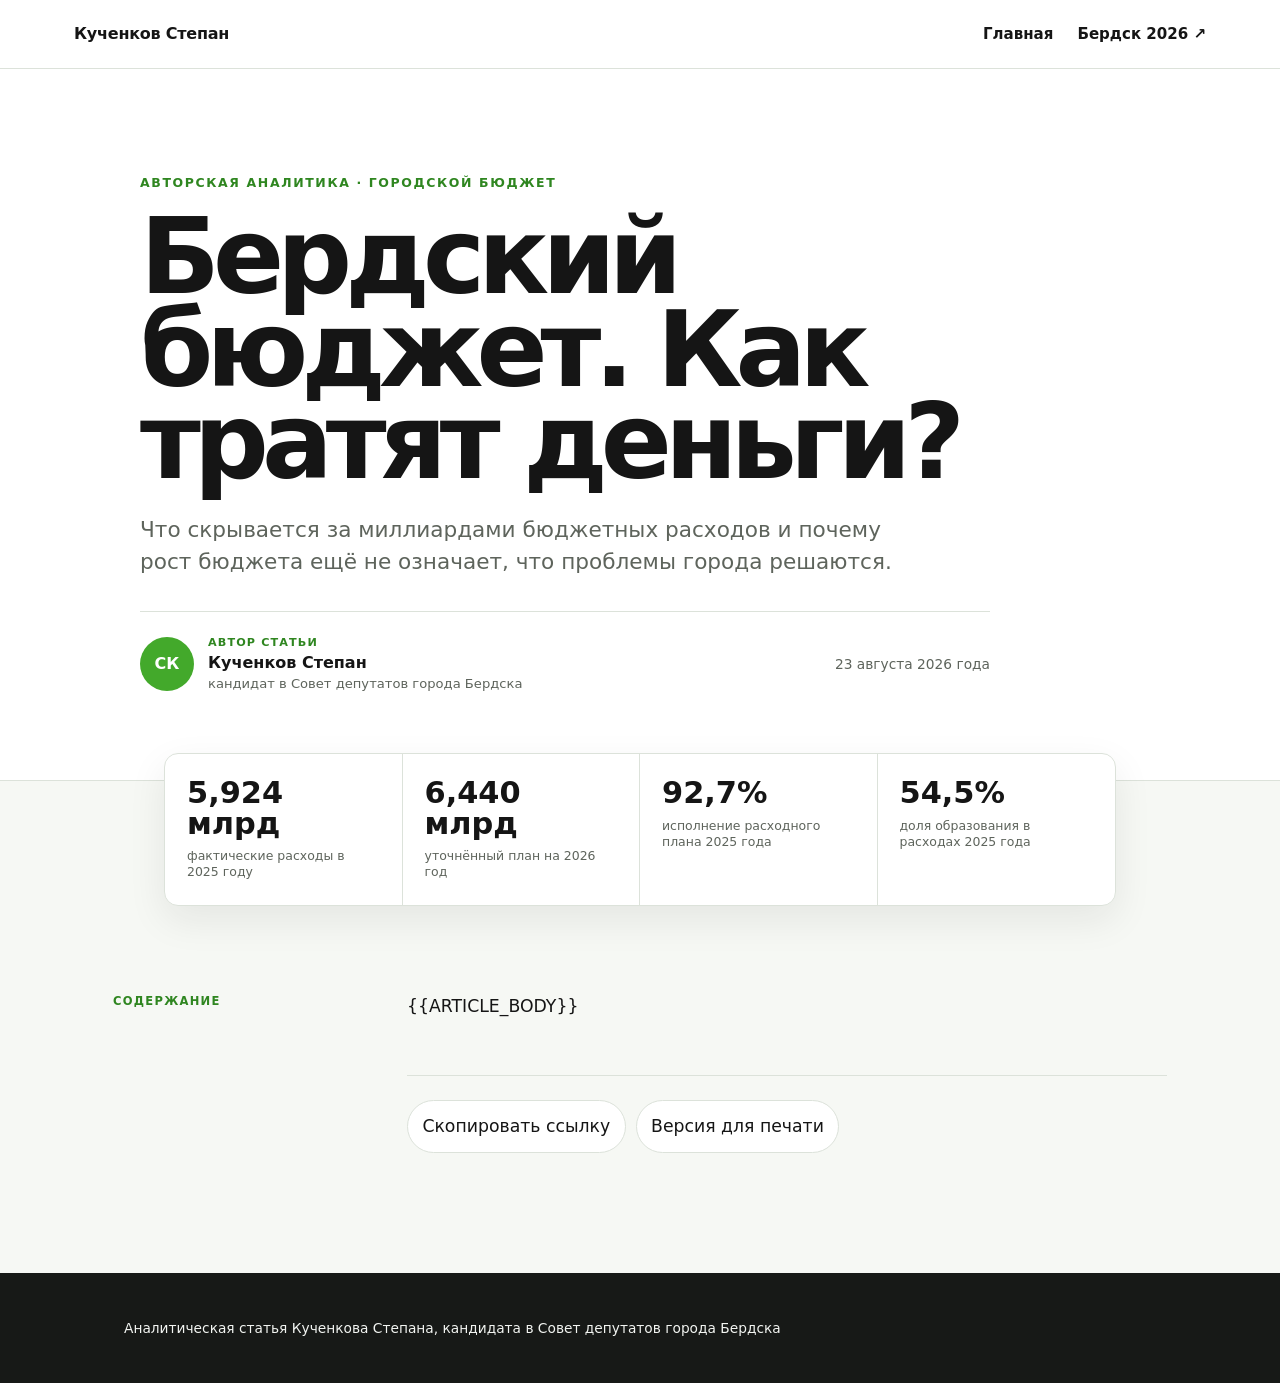
<file: templates/article.html>
<!doctype html>
<html lang="ru">
<head>
  <meta charset="utf-8">
  <meta name="viewport" content="width=device-width,initial-scale=1">
  <title>Бердский бюджет. Как тратят деньги? — Степан Кученков</title>
  <meta name="description" content="Подробный разбор расходов бюджета Бердска за 2021–2028 годы, исполнения планов и голосований депутатов.">
  <meta name="author" content="Степан Кученков">
  <meta name="color-scheme" content="light dark">
  <meta name="theme-color" content="#ffffff" media="(prefers-color-scheme: light)">
  <meta name="theme-color" content="#111311" media="(prefers-color-scheme: dark)">
  <meta property="og:type" content="article">
  <meta property="og:title" content="Бердский бюджет. Как тратят деньги?">
  <meta property="og:description" content="Куда уходят миллиарды и почему большой бюджет не гарантирует решённых проблем.">
  <meta property="og:image" content="https://netscapenav.github.io/berdsk/assets/og-budget.svg">
  <meta property="og:url" content="https://netscapenav.github.io/berdsk/articles/budget-spendings/">
  <link rel="canonical" href="https://netscapenav.github.io/berdsk/articles/budget-spendings/">
  <link rel="icon" href="../../assets/favicon.svg" type="image/svg+xml">
  <link rel="stylesheet" href="../../assets/site.css?v=20260824-3">
  <script type="application/ld+json">{"@context":"https://schema.org","@type":"Article","headline":"Бердский бюджет. Как тратят деньги?","datePublished":"2026-08-23","dateModified":"2026-08-24","inLanguage":"ru","author":{"@type":"Person","name":"Степан Кученков"},"publisher":{"@type":"Person","name":"Степан Кученков"}}</script>
</head>
<body>
  <a class="skip-link" href="#article">К статье</a>
  <div class="progress" data-progress aria-hidden="true"></div>
  <header class="site-header">
    <div class="header-inner">
      <span class="brand">Кученков Степан</span>
      <button class="nav-toggle" data-nav-toggle aria-expanded="false" aria-label="Открыть меню">Меню</button>
      <nav class="site-nav" data-site-nav aria-label="Основная навигация">
        <a href="../../">Главная</a>
        <a href="https://berdsk2026.ru/">Бердск 2026 <span aria-hidden="true">↗</span></a>
      </nav>
    </div>
  </header>

  <main>
    <header class="article-hero">
      <div class="article-hero-inner">
        <p class="eyebrow">Авторская аналитика · городской бюджет</p>
        <h1>Бердский бюджет. Как тратят деньги?</h1>
        <p class="article-deck">Что скрывается за миллиардами бюджетных расходов и почему рост бюджета ещё не означает, что проблемы города решаются.</p>
        <div class="author-card">
          <span class="author-mark" aria-hidden="true">СК</span>
          <span class="author-details"><small>Автор статьи</small><strong>Кученков Степан</strong><span>кандидат в Совет депутатов города Бердска</span></span>
          <time datetime="2026-08-23">23 августа 2026 года</time>
        </div>
      </div>
    </header>

    <div class="stat-strip" aria-label="Ключевые показатели">
      <div class="stats">
        <div class="stat"><b>5,924 млрд</b><span>фактические расходы в 2025 году</span></div>
        <div class="stat"><b>6,440 млрд</b><span>уточнённый план на 2026 год</span></div>
        <div class="stat"><b>92,7%</b><span>исполнение расходного плана 2025 года</span></div>
        <div class="stat"><b>54,5%</b><span>доля образования в расходах 2025 года</span></div>
      </div>
    </div>

    <div class="article-layout">
      <aside class="toc" aria-label="Содержание статьи"><p class="toc-title">Содержание</p><ol data-toc></ol></aside>
      <article class="article-body" id="article">
        {{ARTICLE_BODY}}
        <div class="article-actions"><button class="copy-button" type="button" data-copy-link>Скопировать ссылку</button><button class="copy-button" type="button" onclick="window.print()">Версия для печати</button></div>
      </article>
    </div>
  </main>

  <footer class="site-footer"><div class="footer-inner"><p>Аналитическая статья Кученкова Степана, кандидата в Совет депутатов города Бердска</p></div></footer>
  <script src="../../assets/site.js?v=20260824-3" defer></script>
  <script src="../../assets/charts.js?v=20260824-3" defer></script>
</body>
</html>
</file>
<file: assets/site.css>
:root {
  color-scheme: light dark;
  --paper: #f6f8f4;
  --paper-strong: #ffffff;
  --ink: #151515;
  --muted: #5e645c;
  --line: #dce2da;
  --forest: #151515;
  --teal: #43a92b;
  --teal-soft: #edf7e9;
  --rust: #2f8620;
  --rust-soft: #e4f2df;
  --gold: #78b849;
  --accent: #43a92b;
  --accent-strong: #2f8620;
  --headline: #151515;
  --header-bg: #ffffff;
  --footer-bg: #171917;
  --on-accent: #ffffff;
  --chart-grid: #dce2da;
  --chart-track: #e9ede7;
  --shadow: 0 18px 50px rgba(36, 43, 39, .10);
  --radius: 18px;
  --content: 760px;
}

* { box-sizing: border-box; }
html { scroll-behavior: smooth; }
body {
  margin: 0;
  color: var(--ink);
  background: var(--paper);
  font-family: Inter, ui-sans-serif, system-ui, -apple-system, BlinkMacSystemFont, "Segoe UI", sans-serif;
  line-height: 1.62;
  text-rendering: optimizeLegibility;
}
a { color: var(--teal); text-decoration-thickness: .08em; text-underline-offset: .16em; }
a:hover { color: var(--rust); }
img, svg { max-width: 100%; }
button { font: inherit; }

.skip-link {
  position: fixed; z-index: 1000; top: 12px; left: 12px;
  transform: translateY(-160%); padding: .7rem 1rem;
  color: #fff; background: var(--forest); border-radius: 8px;
}
.skip-link:focus { transform: none; }

.site-header {
  position: sticky; top: 0; z-index: 50;
  border-bottom: 1px solid rgba(23,36,35,.12);
  background: rgba(244,239,229,.92);
  backdrop-filter: blur(16px);
}
.header-inner {
  max-width: 1180px; height: 68px; margin: 0 auto; padding: 0 24px;
  display: flex; align-items: center; justify-content: space-between; gap: 22px;
}
.brand {
  color: var(--forest); text-decoration: none; font-size: .92rem;
  font-weight: 800; letter-spacing: .08em; text-transform: uppercase;
}
.brand span { color: var(--rust); }
.site-nav { display: flex; align-items: center; gap: 24px; }
.site-nav a { color: var(--ink); text-decoration: none; font-size: .94rem; font-weight: 650; }
.site-nav a:hover { color: var(--rust); }
.nav-toggle { display: none; border: 0; background: transparent; color: var(--forest); cursor: pointer; }

.progress {
  position: fixed; z-index: 60; top: 67px; left: 0; width: 0; height: 3px;
  background: var(--rust); transition: width .08s linear;
}

.home-hero {
  overflow: hidden; position: relative; padding: 98px 24px 72px;
  background: var(--forest); color: #fff;
}
.home-hero::before, .home-hero::after {
  content: ""; position: absolute; border-radius: 50%; pointer-events: none;
}
.home-hero::before { width: 430px; height: 430px; right: -120px; top: -180px; background: #176e66; }
.home-hero::after { width: 330px; height: 330px; right: 11%; bottom: -230px; background: var(--rust); opacity: .75; }
.home-hero-inner { position: relative; z-index: 1; max-width: 1080px; margin: 0 auto; }
.eyebrow {
  margin: 0 0 18px; color: #bcd7d1; font-size: .78rem; font-weight: 800;
  letter-spacing: .13em; text-transform: uppercase;
}
.home-hero h1 {
  max-width: 820px; margin: 0 0 26px; font-family: Georgia, "Times New Roman", serif;
  font-size: clamp(3rem, 7vw, 6.7rem); font-weight: 700; line-height: .98; letter-spacing: -.045em;
}
.home-hero .lede { max-width: 670px; margin: 0; color: #dfeae7; font-size: clamp(1.08rem, 2vw, 1.34rem); }

.home-main { max-width: 1080px; margin: 0 auto; padding: 76px 24px 110px; }
.section-kicker { color: var(--rust); font-weight: 800; letter-spacing: .1em; text-transform: uppercase; font-size: .75rem; }
.home-main h2 { margin: 6px 0 28px; font: 700 clamp(2rem,4vw,3.4rem)/1.1 Georgia,serif; }
.featured-card {
  display: grid; grid-template-columns: 1.2fr .8fr; overflow: hidden;
  border: 1px solid var(--line); border-radius: 24px; background: var(--paper-strong); box-shadow: var(--shadow);
}
.featured-copy { padding: clamp(28px,5vw,58px); }
.featured-copy h3 { margin: 0 0 18px; font: 700 clamp(2rem,4vw,3.4rem)/1.06 Georgia,serif; }
.featured-copy p { color: var(--muted); font-size: 1.05rem; }
.featured-viz { min-height: 390px; padding: 38px; display: grid; place-items: center; color: #fff; background: var(--teal); }
.big-number { font: 700 clamp(4rem,9vw,7rem)/.9 Georgia,serif; letter-spacing: -.06em; }
.big-number small { display: block; margin-top: 20px; font: 700 .8rem/1.4 ui-sans-serif,system-ui; letter-spacing: .12em; text-transform: uppercase; }
.button {
  display: inline-flex; align-items: center; gap: .6rem; margin-top: 18px; padding: .83rem 1.18rem;
  border: 1px solid var(--forest); border-radius: 999px; color: #fff; background: var(--forest);
  font-weight: 750; text-decoration: none;
}
.button:hover { color: #fff; background: var(--rust); border-color: var(--rust); }
.button.secondary { color: var(--forest); background: transparent; }
.button.secondary:hover { color: #fff; background: var(--forest); }

.series { margin-top: 90px; }
.series-grid { display: grid; grid-template-columns: repeat(2,minmax(0,1fr)); gap: 14px; }
.series-card { padding: 24px; border: 1px solid var(--line); border-radius: 16px; background: rgba(255,253,248,.55); }
.series-card-link { color: inherit; text-decoration: none; transition: transform .18s ease, box-shadow .18s ease, border-color .18s ease; }
.series-card-link:hover { transform: translateY(-2px); border-color: rgba(23,110,102,.5); box-shadow: 0 10px 26px rgba(36,43,39,.08); }
.series-card-link:focus-visible { outline: 3px solid var(--rust); outline-offset: 3px; }
.series-card strong { display: block; margin-bottom: 8px; font-family: Georgia,serif; font-size: 1.28rem; }
.status { display: inline-block; margin-top: 10px; color: var(--muted); font-size: .75rem; font-weight: 800; letter-spacing: .09em; text-transform: uppercase; }
.status.published { color: var(--teal); }

.article-hero {
  position: relative; overflow: hidden; padding: 96px 24px 84px; color: #fff; background: var(--forest);
}
.article-hero::after {
  content: ""; position: absolute; width: 460px; height: 460px; right: -170px; top: -210px;
  border: 80px solid rgba(219,233,229,.13); border-radius: 50%;
}
.article-hero-inner { position: relative; z-index: 1; max-width: 1000px; margin: 0 auto; }
.article-hero h1 { max-width: 880px; margin: 0 0 28px; font: 700 clamp(3.1rem,7vw,6.1rem)/.98 Georgia,serif; letter-spacing: -.048em; }
.byline { display: flex; flex-wrap: wrap; gap: 10px 24px; color: #d9e6e3; }
.byline strong { color: #fff; }

.stat-strip { position: relative; z-index: 3; max-width: 1000px; margin: -38px auto 0; padding: 0 24px; }
.stats { display: grid; grid-template-columns: repeat(4,1fr); border-radius: var(--radius); overflow: hidden; box-shadow: var(--shadow); background: var(--paper-strong); }
.stat { padding: 24px 22px; border-right: 1px solid var(--line); }
.stat:last-child { border-right: 0; }
.stat b { display: block; color: var(--forest); font: 700 1.9rem/1 Georgia,serif; }
.stat span { display: block; margin-top: 9px; color: var(--muted); font-size: .78rem; line-height: 1.3; }

.article-layout {
  max-width: 1120px; margin: 0 auto; padding: 72px 24px 120px;
  display: grid; grid-template-columns: 230px minmax(0,var(--content)); justify-content: center; gap: 64px;
}
.toc { position: sticky; top: 98px; align-self: start; max-height: calc(100vh - 130px); overflow: auto; padding-right: 12px; }
.toc-title { margin: 0 0 14px; color: var(--muted); font-size: .72rem; font-weight: 800; letter-spacing: .11em; text-transform: uppercase; }
.toc ol { margin: 0; padding: 0; list-style: none; }
.toc li { margin: 0 0 9px; }
.toc li.depth-3 { padding-left: 14px; }
.toc a { display: block; color: var(--muted); font-size: .81rem; line-height: 1.35; text-decoration: none; }
.toc a:hover, .toc a.active { color: var(--rust); }

.article-body { min-width: 0; font-family: Georgia, "Times New Roman", serif; font-size: 1.12rem; }
.article-body > p:first-child { margin-top: 0; font-size: 1.35rem; line-height: 1.55; }
.article-body p { margin: 0 0 1.08em; }
.article-body h2, .article-body h3 { scroll-margin-top: 98px; color: var(--forest); overflow-wrap: anywhere; }
.article-body h2 { margin: 2.4em 0 .65em; font-size: clamp(2rem,4vw,3rem); line-height: 1.08; letter-spacing: -.025em; }
.article-body h3 { margin: 1.8em 0 .55em; font-size: 1.55rem; line-height: 1.2; }
.article-body ul, .article-body ol { margin: .4em 0 1.4em; padding-left: 1.35em; }
.article-body li { margin: .38em 0; padding-left: .2em; }
.article-body strong { color: #101b1a; }
.compact-lines { line-height: 1.48; }

.table-wrap { position: relative; margin: 1.7rem calc((var(--content) - min(100%, 980px))/2 * -1); overflow-x: auto; border: 1px solid var(--line); border-radius: 14px; background: var(--paper-strong); box-shadow: 0 8px 24px rgba(36,43,39,.05); }
.table-block { margin: 2rem 0 2.35rem; }
.table-block .table-wrap { margin-top: .7rem; margin-bottom: 0; }
.table-caption { margin: 0; color: var(--forest); font: 700 1.18rem/1.3 Georgia,serif; }
.table-note { margin: -1.45rem 0 2.25rem; color: var(--muted); font-family: ui-sans-serif,system-ui; font-size: .88rem; }
.compact-list { margin-top: -.25rem; }
table { width: 100%; min-width: 650px; border-collapse: collapse; font-family: ui-sans-serif,system-ui; font-size: .86rem; line-height: 1.42; }
th, td { padding: 13px 14px; text-align: left; vertical-align: top; border-bottom: 1px solid var(--line); }
th { color: var(--forest); background: var(--teal-soft); font-size: .78rem; letter-spacing: .015em; }
tr:last-child td { border-bottom: 0; }
tbody tr:hover { background: rgba(219,233,229,.35); }

.chart-card { margin: 2rem 0 2.4rem; padding: clamp(20px,4vw,34px); border: 1px solid var(--line); border-radius: var(--radius); background: var(--paper-strong); box-shadow: 0 12px 34px rgba(36,43,39,.07); font-family: ui-sans-serif,system-ui; }
.chart-card figcaption { margin-bottom: 22px; }
.chart-card figcaption strong { display: block; color: var(--forest); font: 700 1.28rem/1.2 Georgia,serif; }
.chart-card figcaption span { display: block; margin-top: 7px; color: var(--muted); font-size: .82rem; }
.donut-grid { display: grid; grid-template-columns: 240px 1fr; align-items: center; gap: 34px; }
.donut {
  width: 220px; aspect-ratio: 1; border-radius: 50%; position: relative;
  background: conic-gradient(#176e66 0 54.5%,#3f928a 54.5% 71.9%,#c48a2c 71.9% 81.3%,#b6542c 81.3% 86.5%,#6e7080 86.5% 91.3%,#a26f87 91.3% 95.4%,#779052 95.4% 99.4%,#b9b4a9 99.4% 100%);
}
.donut::after { content: "5,924\A млрд ₽"; white-space: pre; position: absolute; inset: 44px; display: grid; place-items: center; text-align: center; border-radius: 50%; color: var(--forest); background: var(--paper-strong); font: 700 1.35rem/1.12 Georgia,serif; }
.legend { display: grid; grid-template-columns: repeat(2,minmax(0,1fr)); gap: 8px 18px; }
.legend-item { display: grid; grid-template-columns: 10px 1fr auto; gap: 8px; align-items: center; font-size: .77rem; }
.swatch { width: 10px; height: 10px; border-radius: 50%; }
.legend-item b { color: var(--forest); }

.bar-list { display: grid; gap: 12px; }
.bar-row { display: grid; grid-template-columns: 82px 1fr 52px; gap: 12px; align-items: center; font-size: .82rem; }
.bar-track { height: 12px; overflow: hidden; border-radius: 999px; background: #e6e2da; }
.bar-fill { height: 100%; border-radius: inherit; background: var(--teal); }
.bar-row:first-child .bar-fill { background: var(--rust); }
.chart-svg { display: block; width: 100%; height: auto; overflow: visible; }
.chart-note { margin: 12px 0 0; color: var(--muted); font-size: .75rem; }

.source-box { margin-top: 4rem; padding: 26px; border-left: 5px solid var(--teal); background: var(--teal-soft); font-family: ui-sans-serif,system-ui; font-size: .88rem; }
.source-box h2 { margin-top: 0; font-family: Georgia,serif; }
.source-box li { margin: .55em 0; }

.article-actions { display: flex; gap: 10px; margin-top: 54px; padding-top: 24px; border-top: 1px solid var(--line); font-family: ui-sans-serif,system-ui; }
.copy-button { padding: .65rem .9rem; border: 1px solid var(--line); border-radius: 999px; color: var(--forest); background: transparent; cursor: pointer; }
.copy-button:hover { border-color: var(--forest); }

.site-footer { color: #d9e6e3; background: var(--forest); }
.footer-inner { max-width: 1080px; margin: 0 auto; padding: 44px 24px; display: flex; justify-content: space-between; gap: 30px; }
.footer-inner p { margin: 0; max-width: 570px; font-size: .86rem; }
.footer-inner a { color: #fff; }

@media (max-width: 920px) {
  .article-layout { grid-template-columns: 1fr; max-width: 810px; }
  .toc { display: none; }
  .featured-card { grid-template-columns: 1fr; }
  .featured-viz { min-height: 260px; }
  .stats { grid-template-columns: repeat(2,1fr); }
  .stat:nth-child(2) { border-right: 0; }
  .stat:nth-child(-n+2) { border-bottom: 1px solid var(--line); }
}

@media (max-width: 680px) {
  .header-inner { height: 60px; padding: 0 18px; }
  .progress { top: 59px; }
  .nav-toggle { display: block; }
  .site-nav { display: none; position: absolute; top: 60px; left: 0; right: 0; padding: 18px 24px 24px; flex-direction: column; align-items: flex-start; background: var(--paper-strong); border-bottom: 1px solid var(--line); }
  .site-nav.open { display: flex; }
  .home-hero { padding-top: 74px; }
  .home-hero h1, .article-hero h1 { font-size: clamp(2.65rem,14vw,4.2rem); }
  .article-hero { padding: 70px 20px 72px; }
  .stat-strip { padding: 0 14px; }
  .stats { grid-template-columns: 1fr 1fr; }
  .stat { padding: 18px 15px; }
  .stat b { font-size: 1.5rem; }
  .article-layout { padding: 56px 18px 84px; }
  .article-body { font-size: 1.04rem; }
  .article-body > p:first-child { font-size: 1.17rem; }
  .table-wrap { margin-left: -18px; margin-right: -18px; border-left: 0; border-right: 0; border-radius: 0; }
  .donut-grid { grid-template-columns: 1fr; justify-items: center; }
  .legend { grid-template-columns: 1fr; width: 100%; }
  .series-grid { grid-template-columns: 1fr; }
  .footer-inner { flex-direction: column; }
}

/* Визуальный язык кампании: крупная типографика, белые поверхности и зелёный акцент. */
.site-header {
  border-bottom-color: var(--line);
  background: var(--header-bg);
  background: color-mix(in srgb, var(--header-bg) 94%, transparent);
}
.brand {
  color: var(--headline);
  font-size: 1rem;
  font-weight: 850;
  letter-spacing: -.015em;
  text-transform: none;
}
.site-nav a { color: var(--ink); font-weight: 750; }
.site-nav a:hover, .toc a:hover, .toc a.active { color: var(--accent-strong); }
.nav-toggle { color: var(--headline); font-weight: 750; }
.progress { background: var(--accent); }

.home-hero {
  padding-top: 118px;
  color: var(--ink);
  background: var(--paper-strong);
  border-bottom: 1px solid var(--line);
}
.home-hero::before, .home-hero::after, .article-hero::after { display: none; }
.eyebrow, .section-kicker { color: var(--accent-strong); }
.home-hero h1,
.home-main h2,
.featured-copy h3,
.series-card strong,
.article-hero h1,
.article-body h2,
.article-body h3,
.source-box h2,
.chart-card figcaption strong,
.stat b,
.big-number {
  font-family: Inter, ui-sans-serif, system-ui, -apple-system, BlinkMacSystemFont, "Segoe UI", Arial, sans-serif;
}
.home-hero h1 {
  max-width: 900px;
  color: var(--headline);
  font-size: clamp(3.8rem, 8.7vw, 7.8rem);
  font-weight: 700;
  line-height: .88;
  letter-spacing: -.065em;
}
.home-hero .lede { color: var(--muted); font-size: clamp(1.12rem, 2vw, 1.42rem); }
.home-main h2, .featured-copy h3 { color: var(--headline); font-weight: 700; letter-spacing: -.045em; }
.featured-card, .series-card, .chart-card, .stats, .table-wrap { background: var(--paper-strong); }
.featured-card { box-shadow: none; }
.featured-viz { background: var(--accent); }
.button { color: var(--on-accent); background: var(--accent); border-color: var(--accent); border-radius: 10px; }
.button:hover { color: var(--on-accent); background: var(--accent-strong); border-color: var(--accent-strong); }
.series { margin-top: 82px; }
.series-note { max-width: 720px; margin: -12px 0 28px; color: var(--muted); font-size: 1.04rem; }
.series-grid { max-width: 760px; grid-template-columns: minmax(0, 1fr); }
.series-card { border-radius: 12px; }
.series-card strong { color: var(--headline); font-weight: 800; }
.status.published { color: var(--accent-strong); }

.article-hero {
  padding: 104px 24px 88px;
  color: var(--ink);
  background: var(--paper-strong);
  border-bottom: 1px solid var(--line);
}
.article-hero h1 {
  max-width: 1040px;
  margin-bottom: 26px;
  color: var(--headline);
  font-size: clamp(3.8rem, 8.2vw, 7.25rem);
  font-weight: 700;
  line-height: .88;
  letter-spacing: -.067em;
}
.article-deck { max-width: 760px; margin: 0 0 34px; color: var(--muted); font-size: clamp(1.08rem, 2vw, 1.35rem); line-height: 1.45; }
.author-card {
  display: grid;
  grid-template-columns: 54px minmax(0, 1fr) auto;
  gap: 14px;
  align-items: center;
  max-width: 850px;
  padding-top: 24px;
  border-top: 1px solid var(--line);
}
.author-mark {
  display: grid;
  width: 54px;
  height: 54px;
  place-items: center;
  border-radius: 50%;
  color: var(--on-accent);
  background: var(--accent);
  font-weight: 700;
}
.author-details { display: grid; line-height: 1.25; }
.author-details small { color: var(--accent-strong); font-size: .7rem; font-weight: 850; letter-spacing: .1em; text-transform: uppercase; }
.author-details strong { margin-top: 3px; color: var(--headline); font-size: 1rem; }
.author-details span { margin-top: 3px; color: var(--muted); font-size: .82rem; }
.author-card time { color: var(--muted); font-size: .86rem; white-space: nowrap; }

.stat-strip { margin-top: -28px; }
.stats { border: 1px solid var(--line); border-radius: 14px; box-shadow: 0 14px 38px rgba(20, 24, 20, .08); }
.stat b { color: var(--headline); font-weight: 700; }
.article-layout { padding-top: 86px; }
.article-body {
  color: var(--ink);
  font-family: Inter, ui-sans-serif, system-ui, -apple-system, BlinkMacSystemFont, "Segoe UI", Arial, sans-serif;
  font-size: 1.08rem;
  line-height: 1.72;
}
.article-body > p:first-child { font-size: 1.3rem; font-weight: 550; line-height: 1.55; }
.article-body h2, .article-body h3 { color: var(--headline); font-weight: 700; letter-spacing: -.045em; }
.article-body h2 { font-size: clamp(2.1rem, 4.5vw, 3.35rem); }
.article-body h3 { font-size: 1.65rem; }
.article-body strong { color: var(--headline); }
.toc-title { color: var(--accent-strong); }
.toc a { color: var(--muted); }

.table-wrap, .chart-card { box-shadow: none; }
th { color: var(--headline); background: var(--teal-soft); }
tbody tr:hover { background: var(--teal-soft); }
.chart-card { border-radius: 14px; }
.chart-card figcaption strong { color: var(--headline); font-weight: 850; }
.donut::after { color: var(--headline); background: var(--paper-strong); font-family: inherit; font-weight: 700; }
.legend-item b, .bar-row b { color: var(--headline); }
.bar-track { background: var(--chart-track); }
.bar-fill { background: var(--accent); }
.bar-row:first-child .bar-fill { background: var(--accent-strong); }
.trend-grid-line { stroke: var(--chart-grid); }
.trend-axis-label { fill: var(--muted); }
.trend-line-fact { stroke: var(--accent); }
.trend-line-plan { stroke: var(--accent-strong); }
.trend-point { fill: var(--paper-strong); }
.trend-point-fact { stroke: var(--accent); }
.trend-point-plan { stroke: var(--accent-strong); }
.trend-value-label { fill: var(--headline); }
.trend-mobile { display: none; }

.source-box { border-left-color: var(--accent); background: var(--teal-soft); }
.source-box h2 { color: var(--headline); font-weight: 700; }
.copy-button { color: var(--headline); background: var(--paper-strong); }
.copy-button:hover { border-color: var(--accent); }
.site-footer { color: #f2f4f1; background: var(--footer-bg); }
.footer-inner { justify-content: flex-start; }
.footer-inner p { max-width: 760px; }

@media (max-width: 680px) {
  .site-nav { background: var(--paper-strong); }
  .home-hero { padding: 82px 20px 64px; }
  .home-hero h1 { font-size: clamp(3.15rem, 16vw, 5.2rem); line-height: .9; }
  .article-hero { padding: 72px 20px 62px; }
  .article-hero h1 { font-size: clamp(3rem, 15.5vw, 4.8rem); line-height: .91; }
  .article-deck { margin-bottom: 28px; font-size: 1.03rem; }
  .author-card { grid-template-columns: 46px minmax(0, 1fr); }
  .author-mark { width: 46px; height: 46px; }
  .author-card time { grid-column: 2; white-space: normal; }
  .stat-strip { margin-top: -18px; }
  .article-layout { padding-top: 64px; }
  .article-body { font-size: 1.02rem; line-height: 1.68; }
  .article-body > p:first-child { font-size: 1.12rem; }
  .trend-card .chart-svg { display: none; }
  .trend-mobile { display: grid; gap: 13px; }
  .trend-mobile-row { display: grid; grid-template-columns: 42px minmax(88px, 1fr) 40px 43px; gap: 8px; align-items: center; font-size: .88rem; }
  .trend-mobile-row > b { color: var(--headline); font-size: .88rem; }
  .trend-mobile-track { display: block; height: 13px; overflow: hidden; border-radius: 999px; background: var(--chart-track); }
  .trend-mobile-bar { display: block; height: 100%; border-radius: inherit; }
  .trend-mobile-bar-fact { background: var(--accent); }
  .trend-mobile-bar-plan { background: var(--accent-strong); }
  .trend-mobile-row > strong { color: var(--headline); font-size: .88rem; text-align: right; }
  .trend-kind { color: var(--muted); font-size: .7rem; font-weight: 800; letter-spacing: .04em; text-align: right; text-transform: uppercase; }
  .trend-kind-plan { color: var(--accent-strong); }
}

@media (prefers-color-scheme: dark) {
  :root {
    --paper: #101210;
    --paper-strong: #191c19;
    --ink: #f2f4f1;
    --muted: #b3bbb0;
    --line: #353b34;
    --forest: #f2f4f1;
    --teal: #69cf4f;
    --teal-soft: #1c311b;
    --rust: #87df69;
    --rust-soft: #20391e;
    --accent: #69cf4f;
    --accent-strong: #8ee672;
    --headline: #f7f8f6;
    --header-bg: #111311;
    --footer-bg: #070907;
    --on-accent: #10210c;
    --chart-grid: #384137;
    --chart-track: #30372f;
    --shadow: 0 18px 50px rgba(0, 0, 0, .3);
  }
  .stats { box-shadow: 0 14px 38px rgba(0,0,0,.22); }
  .featured-viz { color: #10210c; }
  .site-footer { color: #edf1eb; }
}

@media print {
  .site-header, .progress, .toc, .article-actions, .site-footer, .stat-strip { display: none !important; }
  body { color: #000; background: #fff; }
  .article-hero { padding: 30px 0; color: #000; background: #fff; }
  .article-hero h1 { font-size: 38pt; }
  .byline { color: #333; }
  .byline strong { color: #000; }
  .article-layout { display: block; max-width: none; padding: 0; }
  .article-body { font-size: 10.5pt; }
  .chart-card, .table-wrap { break-inside: avoid; box-shadow: none; }
  a { color: #000; text-decoration: none; }
  a[href^="http"]::after { content: " (" attr(href) ")"; font-size: 8pt; }
}
</file>
